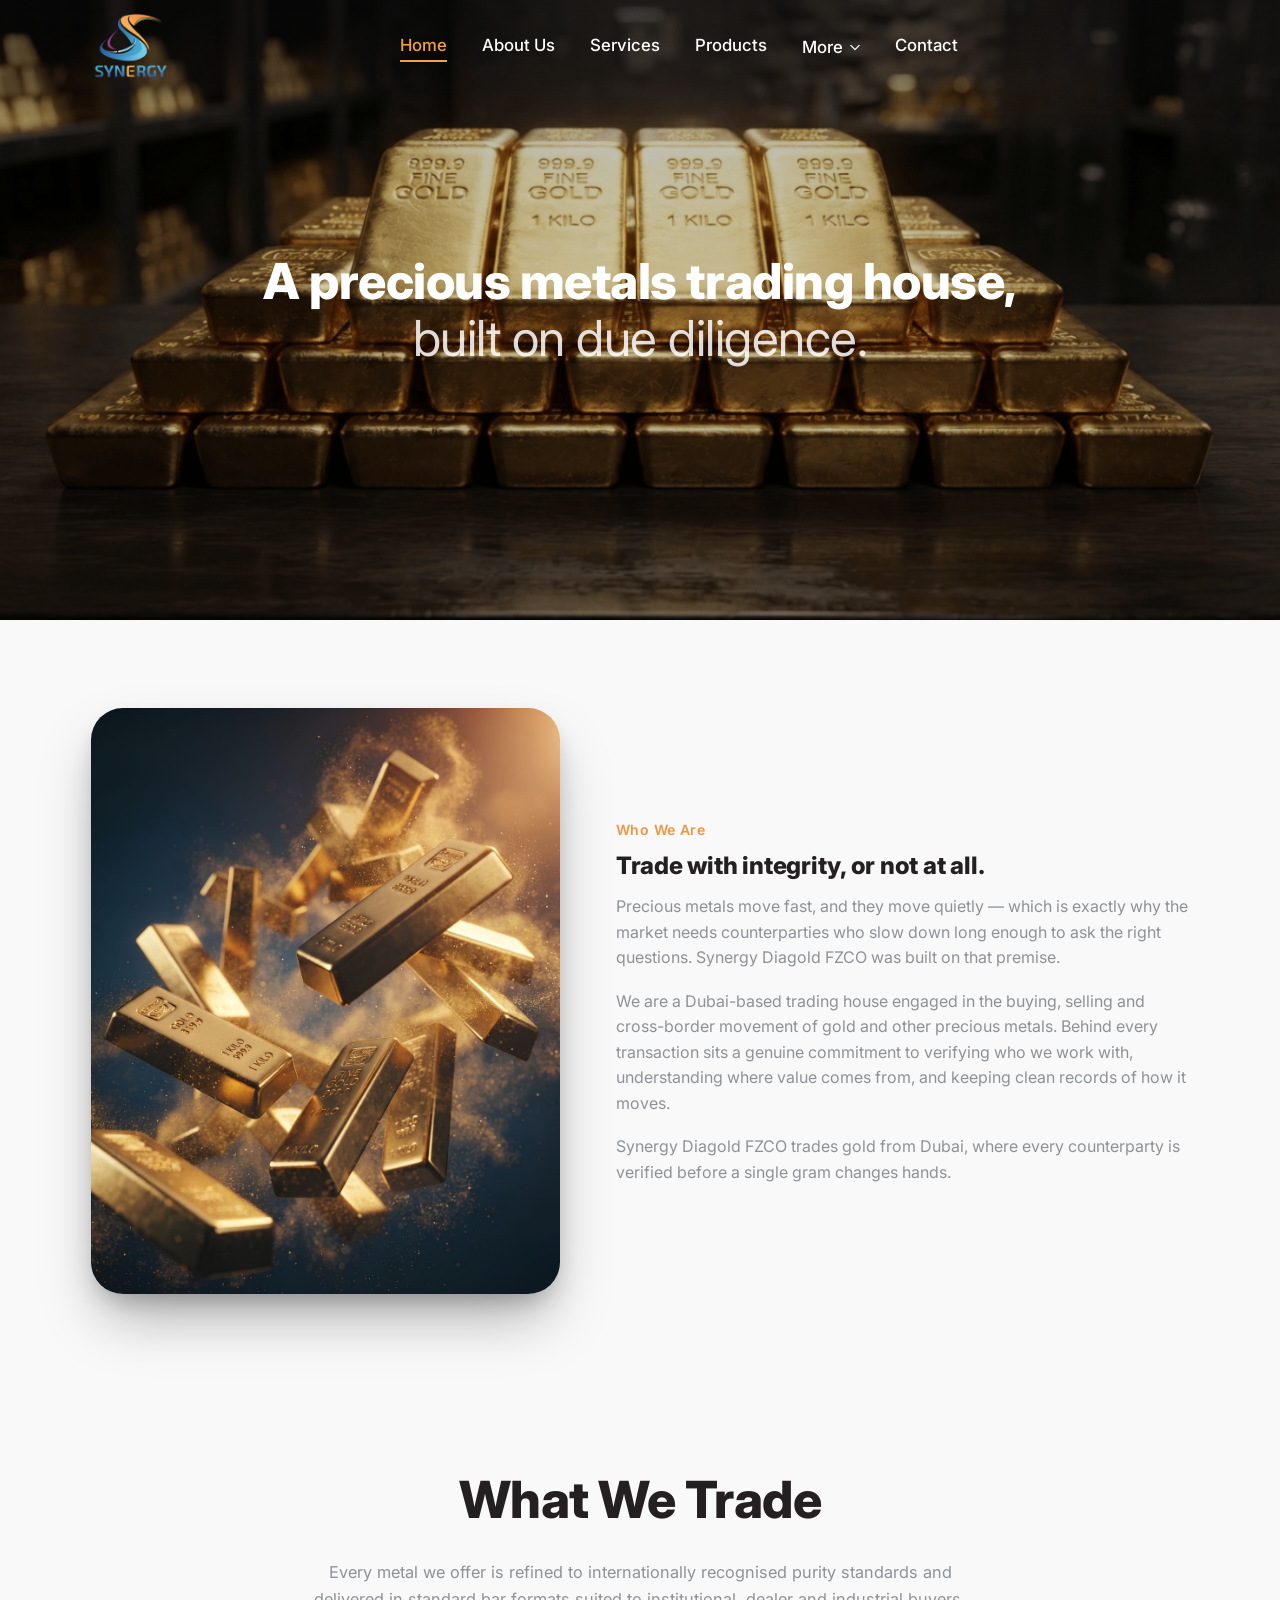
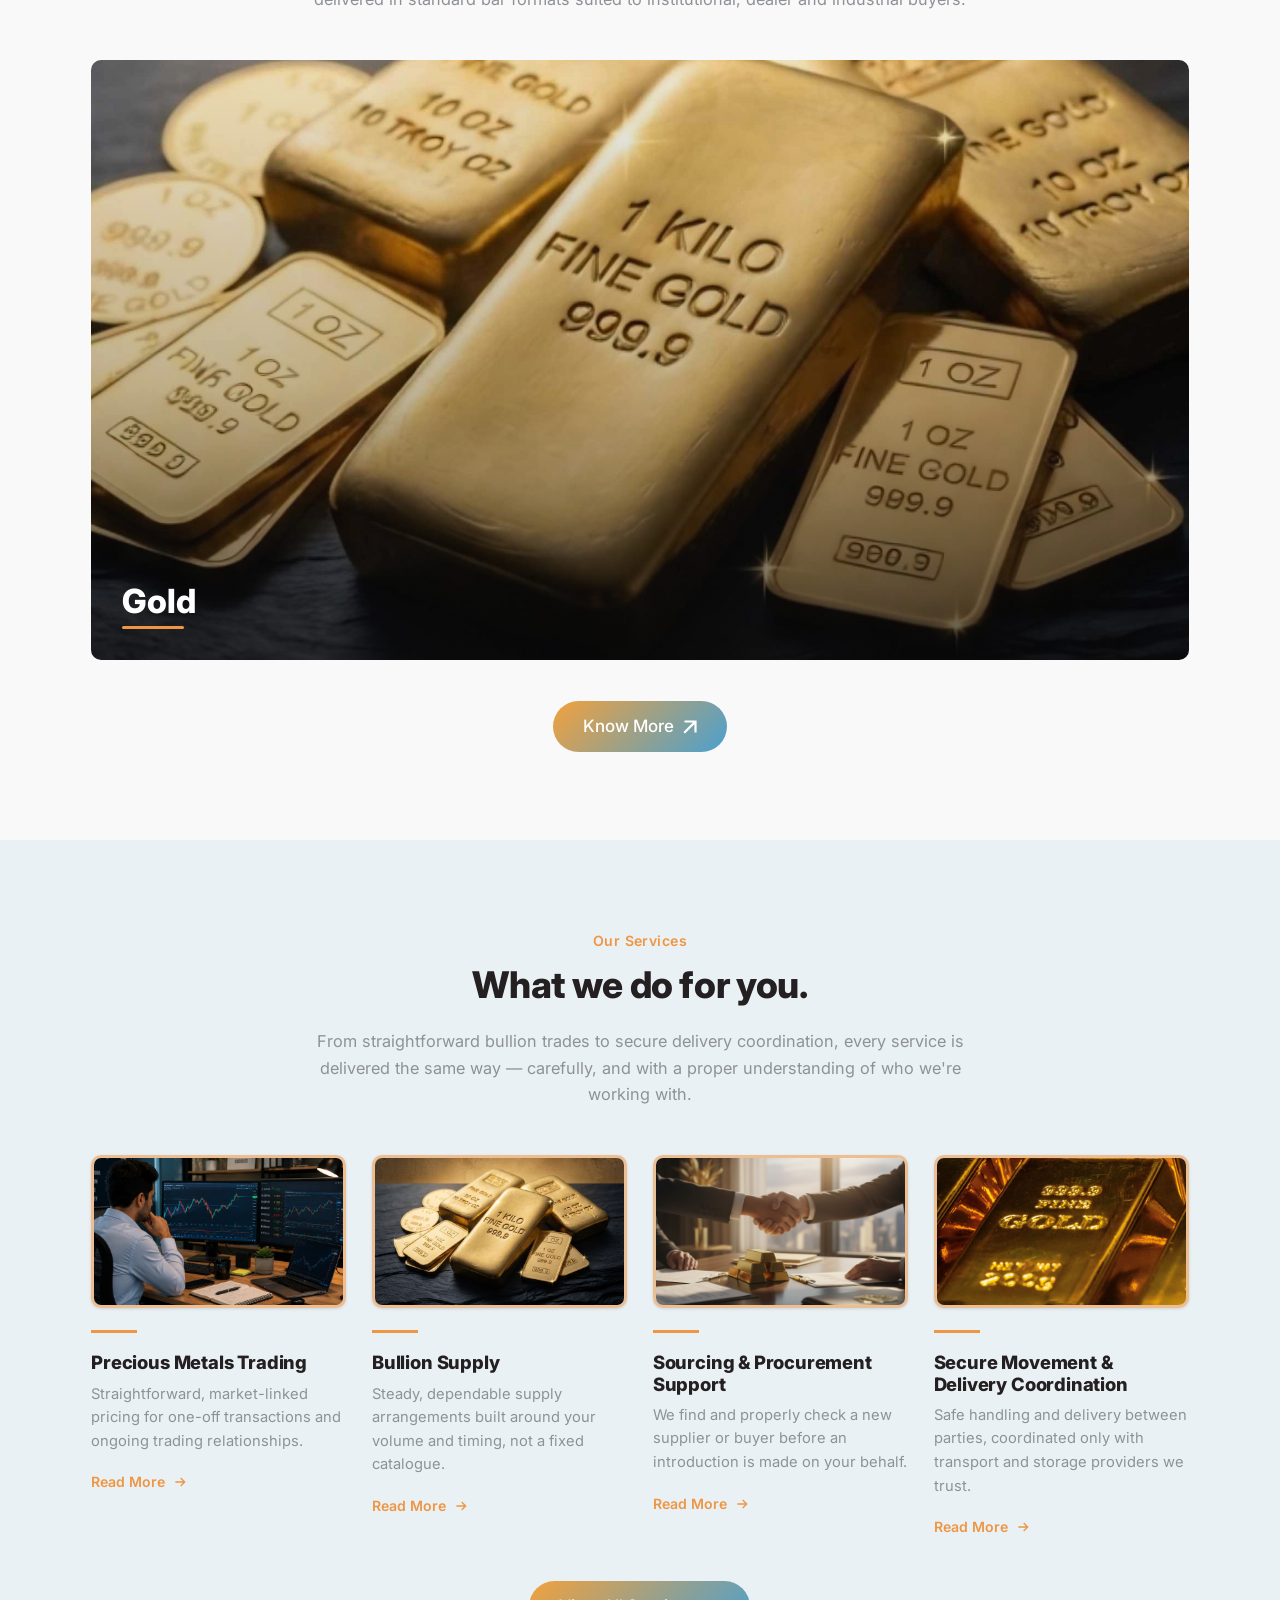
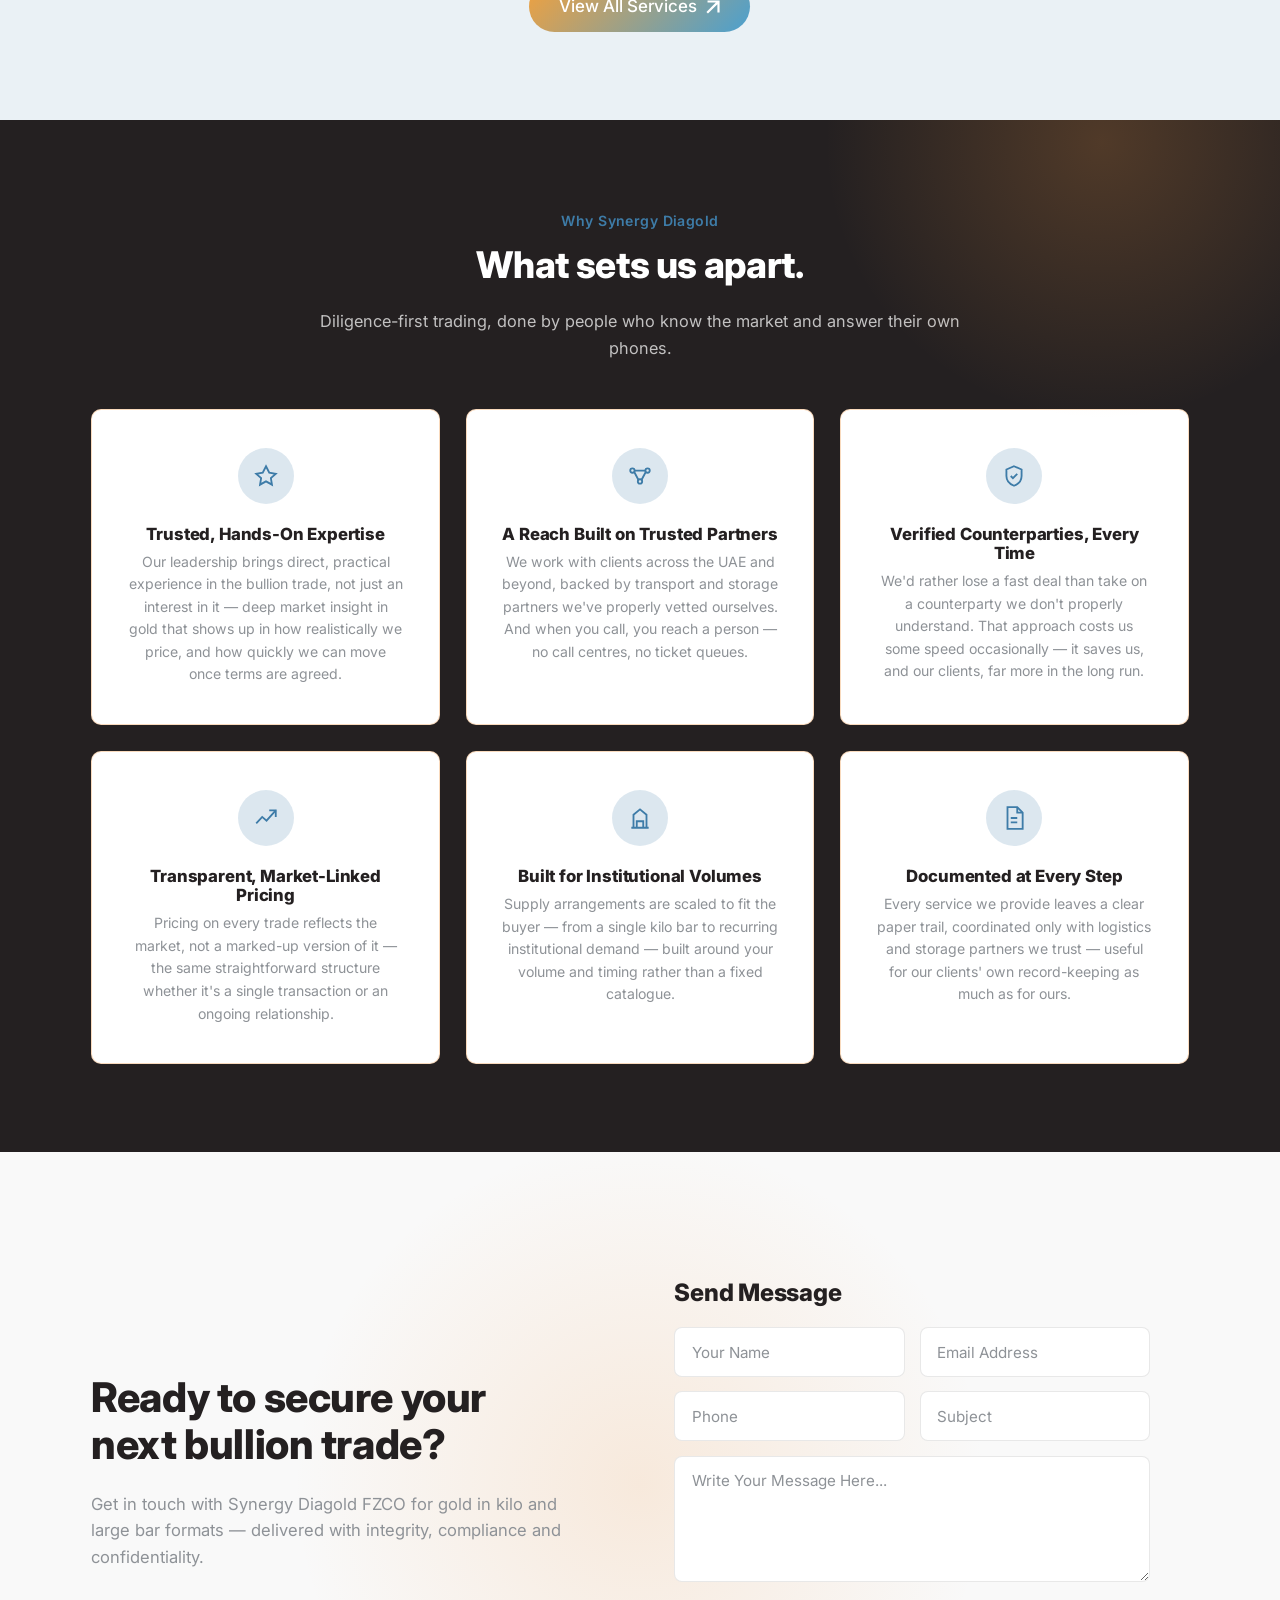
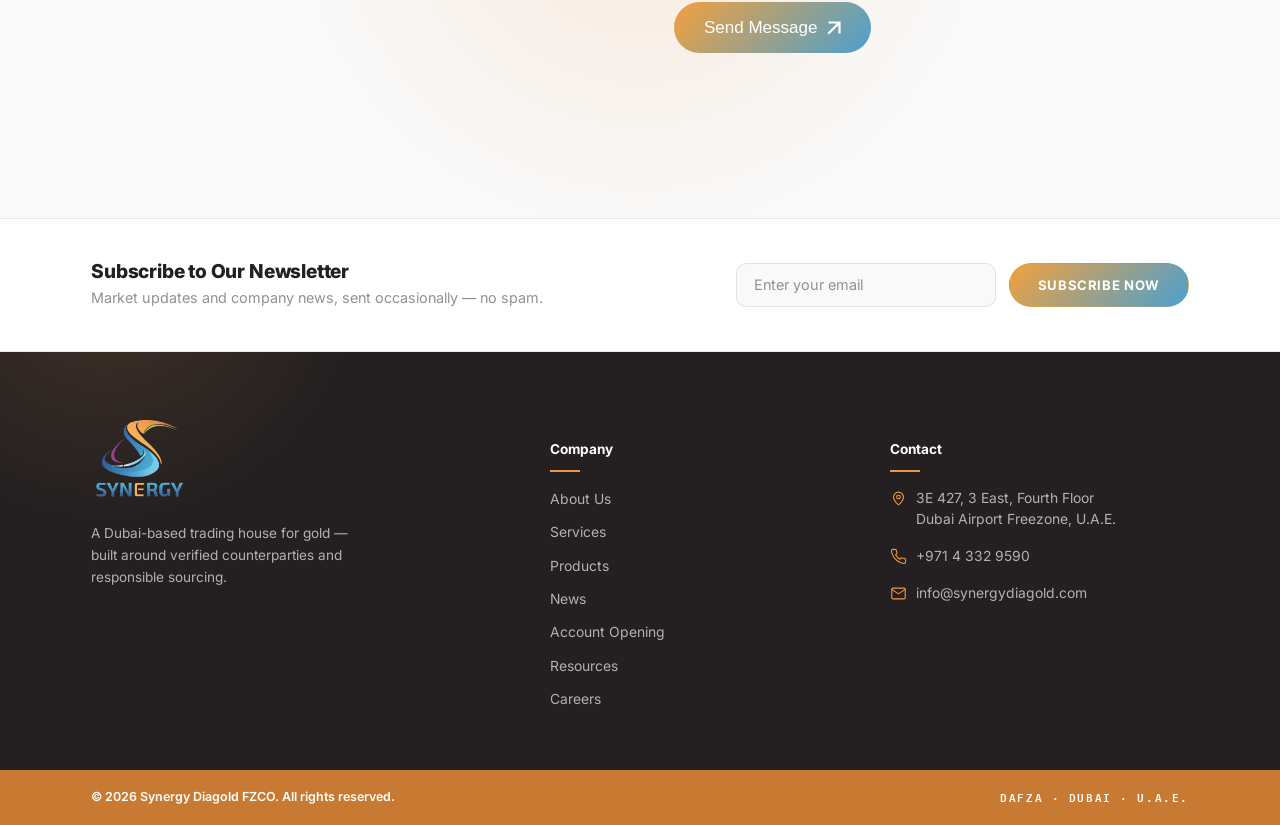
<file: index.html>
<!doctype html>
<html lang="en">
<head>
<meta charset="UTF-8">
<meta name="viewport" content="width=device-width, initial-scale=1.0">
<title>Synergy Diagold FZCO — Precious Metals Trading House, Dubai</title>
<meta name="description" content="Synergy Diagold FZCO trades gold from Dubai, where every counterparty is verified before a single gram changes hands.">
<link rel="icon" type="image/png" sizes="32x32" href="assets/favicon-32.png">
<link rel="icon" type="image/png" sizes="16x16" href="assets/favicon-16.png">
<link rel="apple-touch-icon" sizes="180x180" href="assets/apple-touch-icon.png">
<link rel="preconnect" href="https://fonts.googleapis.com">
<link rel="preconnect" href="https://fonts.gstatic.com" crossorigin>
<link href="https://fonts.googleapis.com/css2?family=IBM+Plex+Mono:wght@400;500&family=Inter:wght@400;500;600;700;800&display=swap" rel="stylesheet">
<link rel="stylesheet" href="css/style.css">
</head>
<body>

<header class="site-header">
  <nav class="nav">
    <a href="index.html" class="nav-brand">
      <img src="assets/synergy-diagold-logo.png" alt="Synergy Diagold FZCO">
    </a>
    <ul class="nav-links">
      <li><a href="index.html">Home</a></li>
      <li><a href="about.html">About Us</a></li>
      <li><a href="services.html">Services</a></li>
      <li><a href="products.html">Products</a></li>
      <li class="nav-has-dropdown">
        <button type="button" class="nav-dropdown-toggle" aria-haspopup="true">
          More
          <svg class="nav-caret" viewBox="0 0 12 8" aria-hidden="true"><path d="M1 1.5 6 6.5 11 1.5" fill="none" stroke="currentColor" stroke-width="1.5" stroke-linecap="round" stroke-linejoin="round"/></svg>
        </button>
        <ul class="nav-dropdown-menu">
          <li><a href="news.html">News</a></li>
          <li><a href="account-opening.html">Account Opening</a></li>
          <li><a href="resources.html">Resources</a></li>
          <li><a href="careers.html">Careers</a></li>
        </ul>
      </li>
      <li><a href="contact.html">Contact</a></li>
    </ul>
    <div class="nav-cta">
      <button class="nav-toggle" aria-label="Toggle menu"><span></span><span></span><span></span></button>
    </div>
  </nav>
</header>

<div class="nav-overlay" id="navOverlay">
  <button class="nav-overlay-close" aria-label="Close menu">&times;</button>
  <ul class="nav-overlay-links">
    <li><a href="index.html">Home</a></li>
    <li><a href="about.html">About Us</a></li>
    <li><a href="services.html">Services</a></li>
    <li><a href="products.html">Products</a></li>
    <li class="nav-overlay-sub-label">More</li>
    <li><a href="news.html" class="is-sub">News</a></li>
    <li><a href="account-opening.html" class="is-sub">Account Opening</a></li>
    <li><a href="resources.html" class="is-sub">Resources</a></li>
    <li><a href="careers.html" class="is-sub">Careers</a></li>
    <li><a href="contact.html">Contact</a></li>
  </ul>
  <div class="nav-overlay-contact">
    <a href="mailto:info@synergydiagold.com">info@synergydiagold.com</a>
    <a href="tel:+97143329590">+971 4 332 9590</a>
  </div>
</div>

<section class="hero-slider" id="heroSlider">
  <div class="hero-slide-bg" id="heroSlideBg" style="background-image:url('images/banner.png');"></div>
  <div class="hero-tiles" id="heroTiles"></div>
  <div class="container hero-inner">
    <h1 class="hero-tagline">A precious metals trading house,<br><span class="tone-soft">built on due diligence.</span></h1>
  </div>
</section>

<section class="section on-light">
  <div class="container">
    <div class="about-block">
      <div class="about-photo">
        <img src="images/home.jpg" alt="Gold and precious metal bars handled by Synergy Diagold FZCO">
      </div>
      <div>
        <div class="eyebrow">Who We Are</div>
        <h2>Trade with integrity, or not at all.</h2>
        <p class="slate-text">Precious metals move fast, and they move quietly — which is exactly why the market needs counterparties who slow down long enough to ask the right questions. Synergy Diagold FZCO was built on that premise.</p>
        <p class="slate-text">We are a Dubai-based trading house engaged in the buying, selling and cross-border movement of gold and other precious metals. Behind every transaction sits a genuine commitment to verifying who we work with, understanding where value comes from, and keeping clean records of how it moves.</p>
        <p class="slate-text">Synergy Diagold FZCO trades gold from Dubai, where every counterparty is verified before a single gram changes hands.</p>
      </div>
    </div>
  </div>
</section>

<section class="section on-light">
  <div class="container">
    <div class="section-head mx-auto text-center metals-head">
      <h2 class="split-words">What We Trade</h2>
      <p class="lede slate-text">Every metal we offer is refined to internationally recognised purity standards and delivered in standard bar formats suited to institutional, dealer and industrial buyers.</p>
    </div>
    <div class="metals-showcase metals-reveal" id="metalsPanel">
      <button type="button" class="metal-panel is-active" data-metal="gold">
        <img src="images/gold%20bar.jpg" alt="Gold bullion bars">
        <span class="metal-panel-shade" aria-hidden="true"></span>
        <span class="metal-panel-label">
          <span class="metal-panel-name">Gold</span>
          <span class="metal-panel-rule" aria-hidden="true"></span>
        </span>
      </button>
    </div>
    <div class="text-center" style="margin-top:2.6rem;">
      <a href="products.html" class="cta-arrow">
        <span>Know More</span>
        <em>
          <svg viewBox="0 0 16 17" aria-hidden="true"><path d="M13.338 5.044 1.882 16.5 0 14.618 11.455 3.162H1.359V0.5H16v14.641h-2.662V5.044Z" fill="currentColor"/></svg>
          <svg viewBox="0 0 16 17" aria-hidden="true"><path d="M13.338 5.044 1.882 16.5 0 14.618 11.455 3.162H1.359V0.5H16v14.641h-2.662V5.044Z" fill="currentColor"/></svg>
        </em>
      </a>
    </div>
  </div>
</section>

<section class="section on-alt">
  <div class="container">
    <div class="section-head mx-auto text-center">
      <div class="eyebrow">Our Services</div>
      <h2 class="split-words">What we do for you.</h2>
      <p class="lede slate-text">From straightforward bullion trades to secure delivery coordination, every service is delivered the same way — carefully, and with a proper understanding of who we're working with.</p>
    </div>
    <div class="teaser-grid">
      <a href="services.html#trading" class="svc-grid-card reveal-fade d1">
        <div class="svc-photo"><img src="images/trading-img.jpg" alt="Precious metals trading"></div>
        <div class="svc-rule"></div>
        <h3>Precious Metals Trading</h3>
        <p>Straightforward, market-linked pricing for one-off transactions and ongoing trading relationships.</p>
        <span class="svc-read-more">Read More <svg viewBox="0 0 24 24"><path d="M5 12h14M13 6l6 6-6 6"/></svg></span>
      </a>
      <a href="services.html#bullion-supply" class="svc-grid-card reveal-fade d2">
        <div class="svc-photo"><img src="images/gold-bar.png" alt="Bullion supply"></div>
        <div class="svc-rule"></div>
        <h3>Bullion Supply</h3>
        <p>Steady, dependable supply arrangements built around your volume and timing, not a fixed catalogue.</p>
        <span class="svc-read-more">Read More <svg viewBox="0 0 24 24"><path d="M5 12h14M13 6l6 6-6 6"/></svg></span>
      </a>
      <a href="services.html#sourcing-procurement" class="svc-grid-card reveal-fade d3">
        <div class="svc-photo"><img src="images/sourcing-img.jpg" alt="Sourcing and procurement support"></div>
        <div class="svc-rule"></div>
        <h3>Sourcing &amp; Procurement Support</h3>
        <p>We find and properly check a new supplier or buyer before an introduction is made on your behalf.</p>
        <span class="svc-read-more">Read More <svg viewBox="0 0 24 24"><path d="M5 12h14M13 6l6 6-6 6"/></svg></span>
      </a>
      <a href="services.html#secure-movement" class="svc-grid-card reveal-fade d4">
        <div class="svc-photo"><img src="images/gb.jpg" alt="Secure movement and delivery coordination"></div>
        <div class="svc-rule"></div>
        <h3>Secure Movement &amp; Delivery Coordination</h3>
        <p>Safe handling and delivery between parties, coordinated only with transport and storage providers we trust.</p>
        <span class="svc-read-more">Read More <svg viewBox="0 0 24 24"><path d="M5 12h14M13 6l6 6-6 6"/></svg></span>
      </a>
    </div>
    <div class="text-center" style="margin-top:2.6rem;">
      <a href="services.html" class="cta-arrow">
        <span>View All Services</span>
        <em>
          <svg viewBox="0 0 16 17" aria-hidden="true"><path d="M13.338 5.044 1.882 16.5 0 14.618 11.455 3.162H1.359V0.5H16v14.641h-2.662V5.044Z" fill="currentColor"/></svg>
          <svg viewBox="0 0 16 17" aria-hidden="true"><path d="M13.338 5.044 1.882 16.5 0 14.618 11.455 3.162H1.359V0.5H16v14.641h-2.662V5.044Z" fill="currentColor"/></svg>
        </em>
      </a>
    </div>
  </div>
</section>

<section class="section on-dark">
  <div class="container">
    <div class="section-head mx-auto text-center">
      <div class="eyebrow eyebrow-accent-orange">Why Synergy Diagold</div>
      <h2 class="split-words">What sets us apart.</h2>
      <p class="lede slate-text">Diligence-first trading, done by people who know the market and answer their own phones.</p>
    </div>
    <div class="teaser-grid cols-3">
      <div class="value-card reveal-fade d1">
        <div class="icon-badge">
          <svg viewBox="0 0 24 24"><path d="M12 3l3 6 6 1-4.5 4 1 6L12 17l-5.5 3 1-6L3 10l6-1z"/></svg>
        </div>
        <h3>Trusted, Hands-On Expertise</h3>
        <p>Our leadership brings direct, practical experience in the bullion trade, not just an interest in it &mdash; deep market insight in gold that shows up in how realistically we price, and how quickly we can move once terms are agreed.</p>
      </div>
      <div class="value-card reveal-fade d2">
        <div class="icon-badge">
          <svg viewBox="0 0 24 24"><circle cx="5" cy="7" r="2"/><circle cx="19" cy="7" r="2"/><circle cx="12" cy="17" r="2"/><path d="M6.7 8.3 10.5 15.5M17.3 8.3 13.5 15.5M7 7h10"/></svg>
        </div>
        <h3>A Reach Built on Trusted Partners</h3>
        <p>We work with clients across the UAE and beyond, backed by transport and storage partners we've properly vetted ourselves. And when you call, you reach a person &mdash; no call centres, no ticket queues.</p>
      </div>
      <div class="value-card reveal-fade d3">
        <div class="icon-badge">
          <svg viewBox="0 0 24 24"><path d="M12 3l7 3v6c0 4.5-3 7.5-7 9-4-1.5-7-4.5-7-9V6l7-3z"/><path d="M9 12l2 2 4-4"/></svg>
        </div>
        <h3>Verified Counterparties, Every Time</h3>
        <p>We'd rather lose a fast deal than take on a counterparty we don't properly understand. That approach costs us some speed occasionally &mdash; it saves us, and our clients, far more in the long run.</p>
      </div>
      <div class="value-card reveal-fade d4">
        <div class="icon-badge">
          <svg viewBox="0 0 24 24"><path d="M3 17l5.5-6 4 3.5L21 5"/><path d="M15 5h6v6"/></svg>
        </div>
        <h3>Transparent, Market-Linked Pricing</h3>
        <p>Pricing on every trade reflects the market, not a marked-up version of it &mdash; the same straightforward structure whether it's a single transaction or an ongoing relationship.</p>
      </div>
      <div class="value-card reveal-fade d1">
        <div class="icon-badge">
          <svg viewBox="0 0 24 24"><path d="M4 21h16M6 21V9l6-5 6 5v12M9 21v-6h6v6"/></svg>
        </div>
        <h3>Built for Institutional Volumes</h3>
        <p>Supply arrangements are scaled to fit the buyer &mdash; from a single kilo bar to recurring institutional demand &mdash; built around your volume and timing rather than a fixed catalogue.</p>
      </div>
      <div class="value-card reveal-fade d2">
        <div class="icon-badge">
          <svg viewBox="0 0 24 24"><path d="M6 2h9l5 5v15H6z"/><path d="M15 2v5h5"/><path d="M9 12h6M9 16h6"/></svg>
        </div>
        <h3>Documented at Every Step</h3>
        <p>Every service we provide leaves a clear paper trail, coordinated only with logistics and storage partners we trust &mdash; useful for our clients' own record-keeping as much as for ours.</p>
      </div>
    </div>
  </div>
</section>

<section class="section on-light closing-cta">
  <div class="container">
    <div class="closing-cta-grid">
      <div class="closing-cta-copy">
        <h2 class="split-words">Ready to secure your next bullion trade?</h2>
        <p class="slate-text">Get in touch with Synergy Diagold FZCO for gold in kilo and large bar formats &mdash; delivered with integrity, compliance and confidentiality.</p>
      </div>
      <div class="closing-cta-form-panel">
        <h3>Send Message</h3>
        <form class="closing-cta-form js-enquiry-form" id="quickEnquiryForm" novalidate>
          <div class="closing-cta-row">
            <input type="text" name="name" placeholder="Your Name" autocomplete="name" required>
            <input type="email" name="email" placeholder="Email Address" autocomplete="email" required>
          </div>
          <div class="closing-cta-row">
            <input type="tel" name="phone" placeholder="Phone" autocomplete="tel" required>
            <input type="text" name="subject" placeholder="Subject">
          </div>
          <textarea name="message" rows="5" placeholder="Write Your Message Here..." required></textarea>
          <button type="submit" class="cta-arrow">
            <span>Send Message</span>
            <em>
              <svg viewBox="0 0 16 17" aria-hidden="true"><path d="M13.338 5.044 1.882 16.5 0 14.618 11.455 3.162H1.359V0.5H16v14.641h-2.662V5.044Z" fill="currentColor"/></svg>
              <svg viewBox="0 0 16 17" aria-hidden="true"><path d="M13.338 5.044 1.882 16.5 0 14.618 11.455 3.162H1.359V0.5H16v14.641h-2.662V5.044Z" fill="currentColor"/></svg>
            </em>
          </button>
          <p class="closing-cta-note form-status" role="status" aria-live="polite"></p>
        </form>
      </div>
    </div>
  </div>
</section>

<footer class="site-footer">
  <div class="newsletter-strip">
    <div class="container newsletter-inner">
      <div>
        <h3>Subscribe to Our Newsletter</h3>
        <p>Market updates and company news, sent occasionally &mdash; no spam.</p>
      </div>
      <form class="newsletter-form js-newsletter-form" novalidate>
        <input type="email" name="email" placeholder="Enter your email" aria-label="Email address" required>
        <button type="submit" class="btn btn-primary">Subscribe Now</button>
      </form>
    </div>
  </div>
  <div class="container">
    <div class="footer-grid">
      <div class="footer-brand">
        <img src="assets/synergy-diagold-logo.png" alt="Synergy Diagold FZCO">
        <p>A Dubai-based trading house for gold — built around verified counterparties and responsible sourcing.</p>
      </div>
      <div class="footer-col">
        <h5>Company</h5>
        <ul>
          <li><a href="about.html">About Us</a></li>
          <li><a href="services.html">Services</a></li>
          <li><a href="products.html">Products</a></li>
          <li><a href="news.html">News</a></li>
          <li><a href="account-opening.html">Account Opening</a></li>
          <li><a href="resources.html">Resources</a></li>
          <li><a href="careers.html">Careers</a></li>
        </ul>
      </div>
      <div class="footer-col">
        <h5>Contact</h5>
        <ul class="footer-contact">
          <li>
            <svg viewBox="0 0 24 24" aria-hidden="true"><path d="M12 21s7-5.686 7-11a7 7 0 1 0-14 0c0 5.314 7 11 7 11z"/><circle cx="12" cy="10" r="2.6"/></svg>
            <span>3E 427, 3 East, Fourth Floor<br>Dubai Airport Freezone, U.A.E.</span>
          </li>
          <li>
            <svg viewBox="0 0 24 24" aria-hidden="true"><path d="M22 16.9v3a2 2 0 0 1-2.2 2 19.8 19.8 0 0 1-8.6-3.1 19.5 19.5 0 0 1-6-6A19.8 19.8 0 0 1 2.1 4.2 2 2 0 0 1 4.1 2h3a2 2 0 0 1 2 1.7c.1.9.3 1.8.6 2.7a2 2 0 0 1-.4 2.1L8 9.8a16 16 0 0 0 6 6l1.3-1.3a2 2 0 0 1 2.1-.4c.9.3 1.8.5 2.7.6a2 2 0 0 1 1.7 2z"/></svg>
            <a href="tel:+97143329590">+971 4 332 9590</a>
          </li>
          <li>
            <svg viewBox="0 0 24 24" aria-hidden="true"><rect x="2.5" y="4.5" width="19" height="15" rx="2"/><path d="m3 6.5 9 6 9-6"/></svg>
            <a href="mailto:info@synergydiagold.com">info@synergydiagold.com</a>
          </li>
        </ul>
      </div>
    </div>
  </div>
  <div class="footer-bottom">
    <div class="container footer-bottom-inner">
      <span class="footer-copyright">&copy; 2026 Synergy Diagold FZCO. All rights reserved.</span>
      <span class="small-caps">DAFZA &middot; Dubai &middot; U.A.E.</span>
    </div>
  </div>
</footer>

<button class="back-to-top" aria-label="Back to top">&uarr;</button>

<script src="js/main.js"></script>
</body>
</html>
</file>
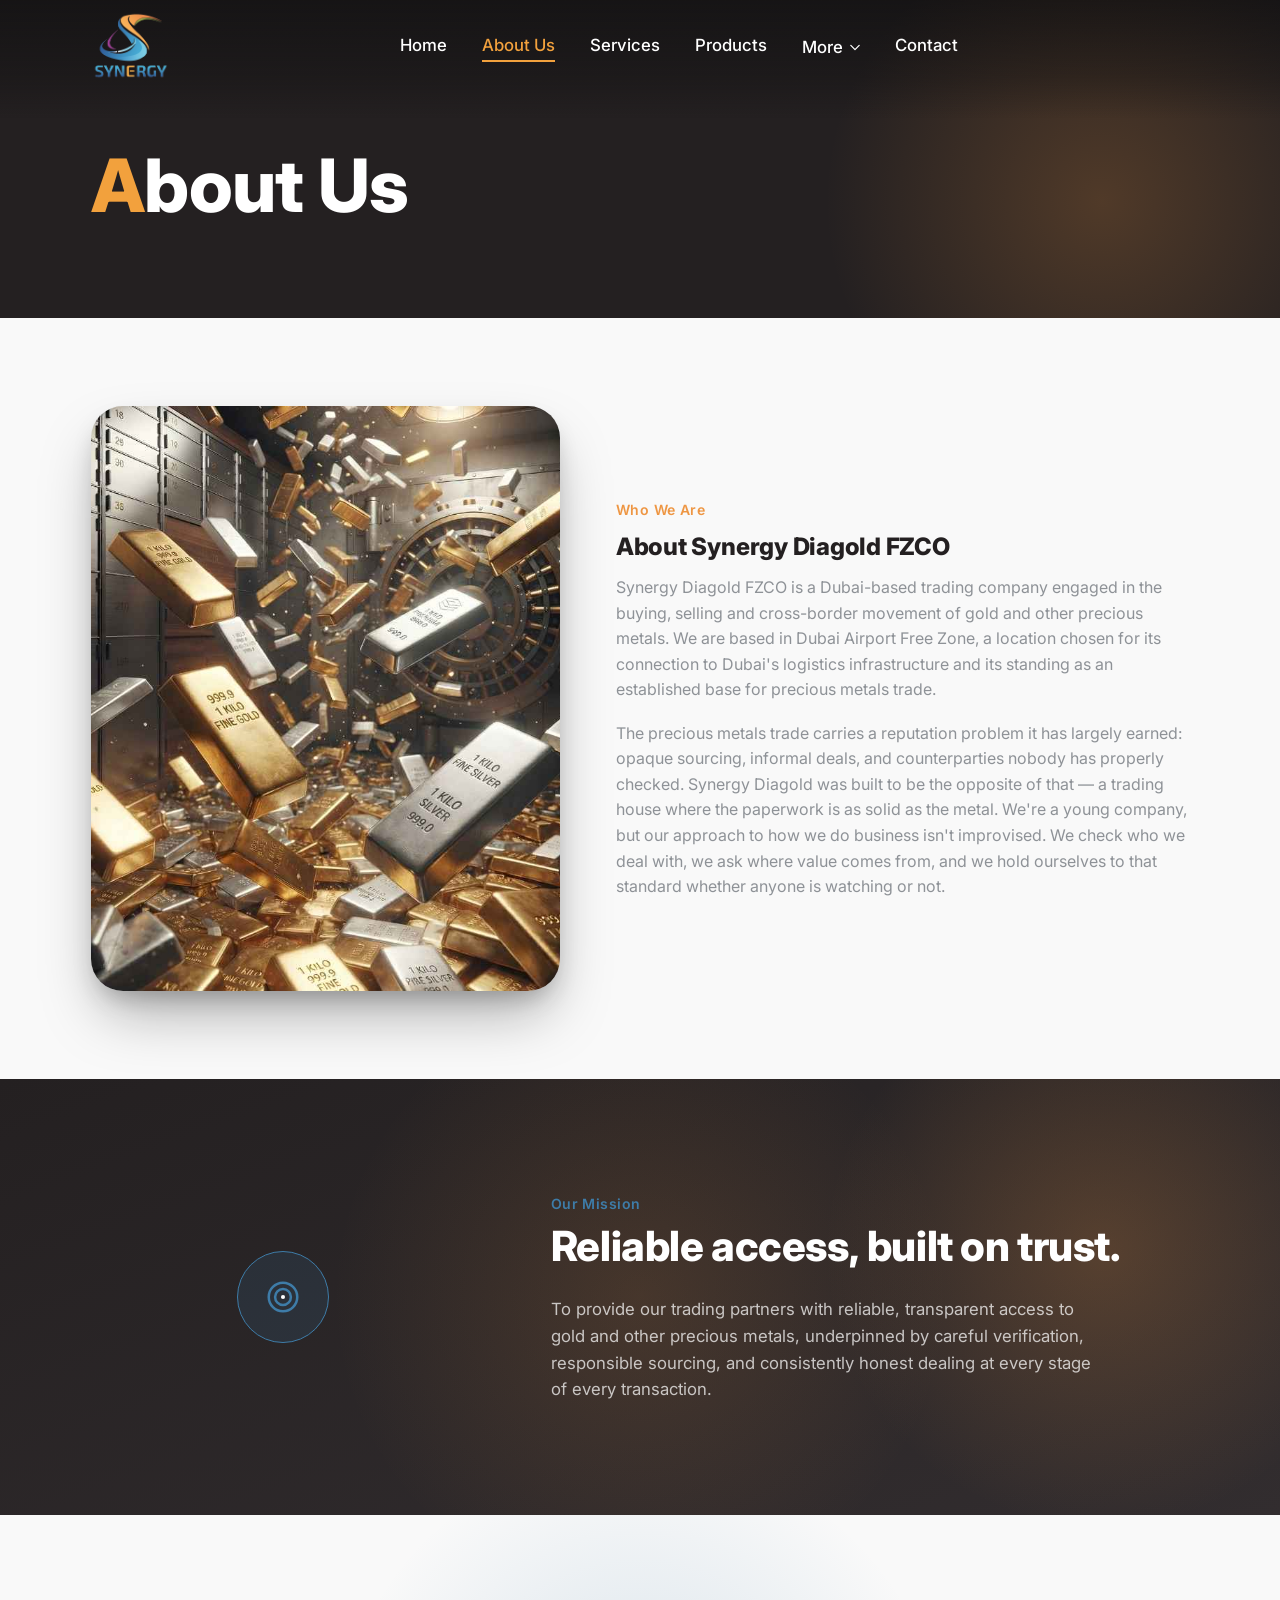
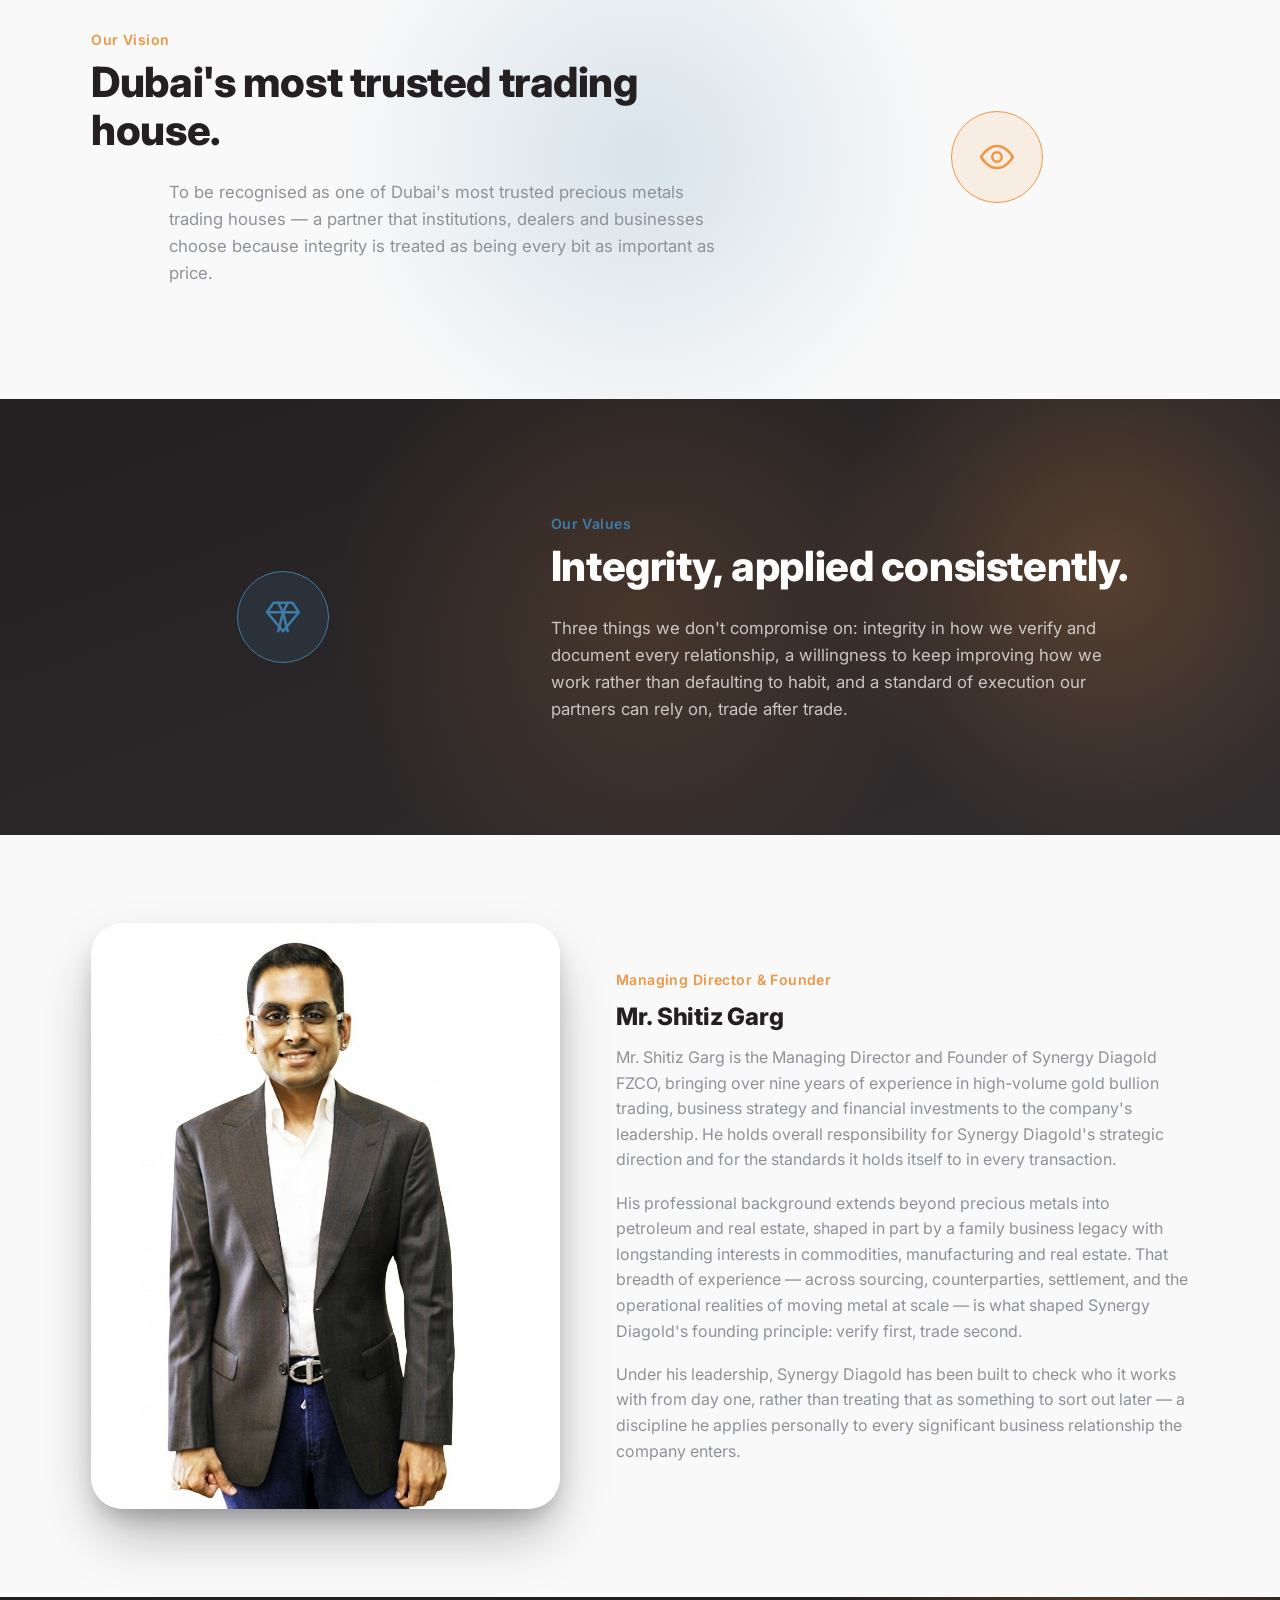
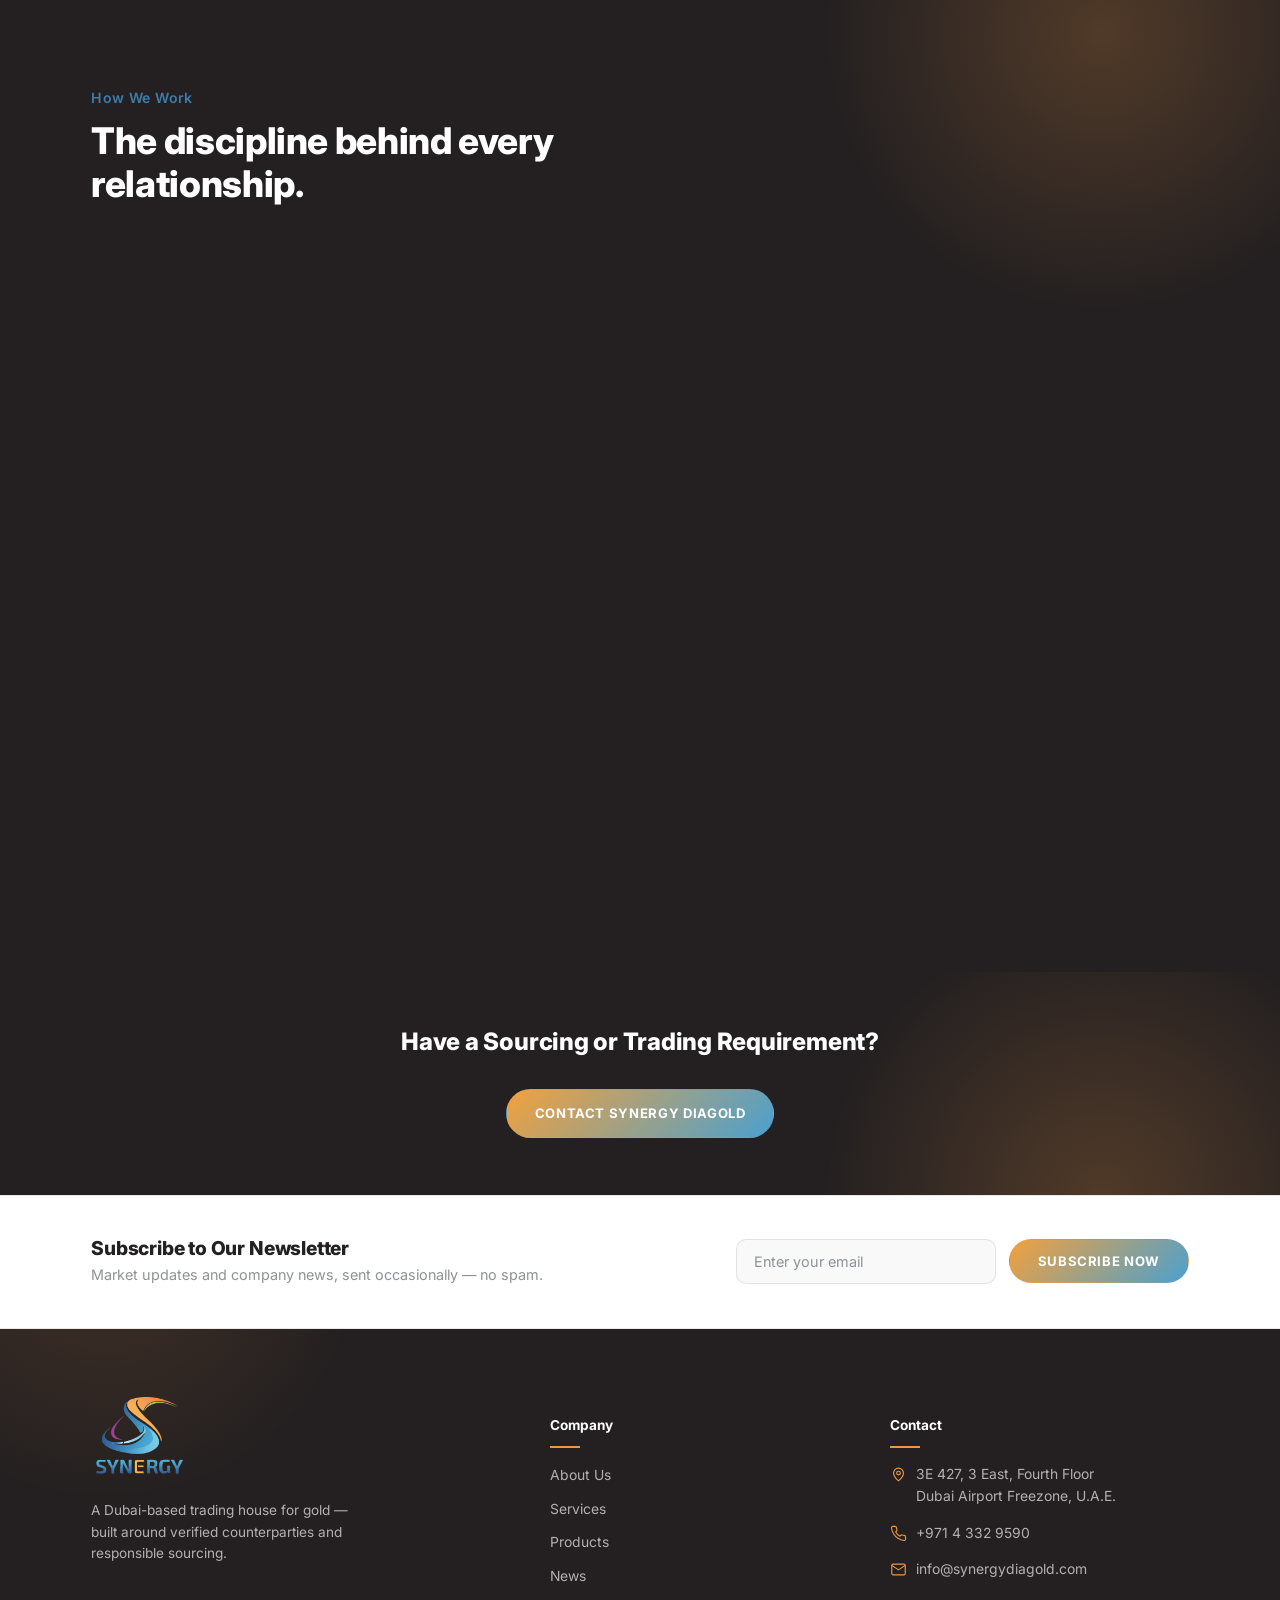
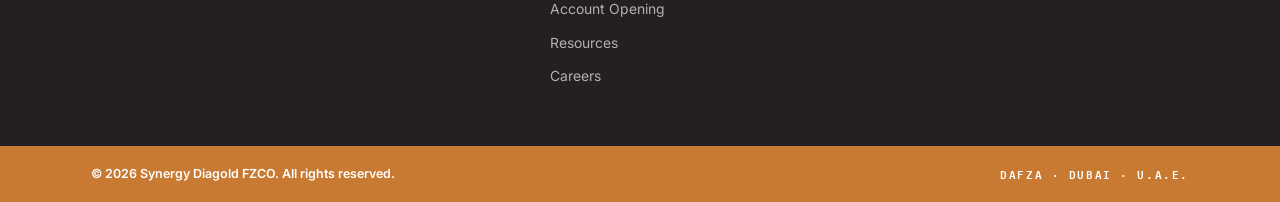
<file: about.html>
<!doctype html>
<html lang="en">
<head>
<meta charset="UTF-8">
<meta name="viewport" content="width=device-width, initial-scale=1.0">
<title>About Us — Synergy Diagold FZCO</title>
<meta name="description" content="Synergy Diagold FZCO is a Dubai-based trading company engaged in the buying, selling and cross-border movement of gold and other precious metals, led by Managing Director Mr. Shitiz Garg.">
<link rel="icon" type="image/png" sizes="32x32" href="assets/favicon-32.png">
<link rel="icon" type="image/png" sizes="16x16" href="assets/favicon-16.png">
<link rel="apple-touch-icon" sizes="180x180" href="assets/apple-touch-icon.png">
<link rel="preconnect" href="https://fonts.googleapis.com">
<link rel="preconnect" href="https://fonts.gstatic.com" crossorigin>
<link href="https://fonts.googleapis.com/css2?family=IBM+Plex+Mono:wght@400;500&family=Inter:wght@400;500;600;700;800&display=swap" rel="stylesheet">
<link rel="stylesheet" href="css/style.css">
</head>
<body>

<header class="site-header">
  <nav class="nav">
    <a href="index.html" class="nav-brand">
      <img src="assets/synergy-diagold-logo.png" alt="Synergy Diagold FZCO">
    </a>
    <ul class="nav-links">
      <li><a href="index.html">Home</a></li>
      <li><a href="about.html">About Us</a></li>
      <li><a href="services.html">Services</a></li>
      <li><a href="products.html">Products</a></li>
      <li class="nav-has-dropdown">
        <button type="button" class="nav-dropdown-toggle" aria-haspopup="true">
          More
          <svg class="nav-caret" viewBox="0 0 12 8" aria-hidden="true"><path d="M1 1.5 6 6.5 11 1.5" fill="none" stroke="currentColor" stroke-width="1.5" stroke-linecap="round" stroke-linejoin="round"/></svg>
        </button>
        <ul class="nav-dropdown-menu">
          <li><a href="news.html">News</a></li>
          <li><a href="account-opening.html">Account Opening</a></li>
          <li><a href="resources.html">Resources</a></li>
          <li><a href="careers.html">Careers</a></li>
        </ul>
      </li>
      <li><a href="contact.html">Contact</a></li>
    </ul>
    <div class="nav-cta">
      <button class="nav-toggle" aria-label="Toggle menu"><span></span><span></span><span></span></button>
    </div>
  </nav>
</header>

<div class="nav-overlay" id="navOverlay">
  <button class="nav-overlay-close" aria-label="Close menu">&times;</button>
  <ul class="nav-overlay-links">
    <li><a href="index.html">Home</a></li>
    <li><a href="about.html">About Us</a></li>
    <li><a href="services.html">Services</a></li>
    <li><a href="products.html">Products</a></li>
    <li class="nav-overlay-sub-label">More</li>
    <li><a href="news.html" class="is-sub">News</a></li>
    <li><a href="account-opening.html" class="is-sub">Account Opening</a></li>
    <li><a href="resources.html" class="is-sub">Resources</a></li>
    <li><a href="careers.html" class="is-sub">Careers</a></li>
    <li><a href="contact.html">Contact</a></li>
  </ul>
  <div class="nav-overlay-contact">
    <a href="mailto:info@synergydiagold.com">info@synergydiagold.com</a>
    <a href="tel:+97143329590">+971 4 332 9590</a>
  </div>
</div>

<section class="page-header on-dark">
  <div class="container">
    <h1><span class="first-letter">A</span>bout Us</h1>
  </div>
</section>

<section class="section on-light">
  <div class="container">
    <div class="about-block">
      <div class="about-photo">
        <img src="images/AB-banner2.jpg" alt="Synergy Diagold FZCO trading operations">
      </div>
      <div>
        <div class="eyebrow">Who We Are</div>
        <h2>About Synergy Diagold FZCO</h2>
        <p class="slate-text">Synergy Diagold FZCO is a Dubai-based trading company engaged in the buying, selling and cross-border movement of gold and other precious metals. We are based in Dubai Airport Free Zone, a location chosen for its connection to Dubai's logistics infrastructure and its standing as an established base for precious metals trade.</p>
        <p class="slate-text">The precious metals trade carries a reputation problem it has largely earned: opaque sourcing, informal deals, and counterparties nobody has properly checked. Synergy Diagold was built to be the opposite of that — a trading house where the paperwork is as solid as the metal. We're a young company, but our approach to how we do business isn't improvised. We check who we deal with, we ask where value comes from, and we hold ourselves to that standard whether anyone is watching or not.</p>
      </div>
    </div>
  </div>
</section>

<section class="mv-section mv-mission on-dark bg-charcoal-gradient">
  <div class="container">
    <div class="mv-grid">
      <div class="mv-visual reveal-fade">
        <span class="mv-icon">
          <svg viewBox="0 0 24 24"><circle cx="12" cy="12" r="9"/><circle cx="12" cy="12" r="5"/><circle cx="12" cy="12" r="1.3" fill="currentColor" stroke="none"/></svg>
        </span>
      </div>
      <div class="mv-copy">
        <div class="eyebrow">Our Mission</div>
        <h2 class="split-words">Reliable access, built on trust.</h2>
        <p class="slate-text reveal-fade d1">To provide our trading partners with reliable, transparent access to gold and other precious metals, underpinned by careful verification, responsible sourcing, and consistently honest dealing at every stage of every transaction.</p>
      </div>
    </div>
  </div>
</section>

<section class="mv-section mv-vision on-light">
  <div class="container">
    <div class="mv-grid mv-reverse">
      <div class="mv-copy">
        <div class="eyebrow">Our Vision</div>
        <h2 class="split-words">Dubai's most trusted trading house.</h2>
        <p class="slate-text reveal-fade d1">To be recognised as one of Dubai's most trusted precious metals trading houses — a partner that institutions, dealers and businesses choose because integrity is treated as being every bit as important as price.</p>
      </div>
      <div class="mv-visual reveal-fade">
        <span class="mv-icon">
          <svg viewBox="0 0 24 24"><path d="M2 12s4-7 10-7 10 7 10 7-4 7-10 7-10-7-10-7z"/><circle cx="12" cy="12" r="3"/></svg>
        </span>
      </div>
    </div>
  </div>
</section>

<section class="mv-section mv-values on-dark bg-charcoal-gradient">
  <div class="container">
    <div class="mv-grid">
      <div class="mv-visual reveal-fade">
        <span class="mv-icon">
          <svg viewBox="0 0 24 24"><path d="M6 3h12l4 6-10 12L2 9z"/><path d="M2 9h20M9 3l3 6-3 12M15 3l-3 6 3 12"/></svg>
        </span>
      </div>
      <div class="mv-copy">
        <div class="eyebrow">Our Values</div>
        <h2 class="split-words">Integrity, applied consistently.</h2>
        <p class="slate-text reveal-fade d1">Three things we don't compromise on: integrity in how we verify and document every relationship, a willingness to keep improving how we work rather than defaulting to habit, and a standard of execution our partners can rely on, trade after trade.</p>
      </div>
    </div>
  </div>
</section>

<section class="section on-light">
  <div class="container">
    <div class="about-block">
      <div class="about-photo">
        <img src="images/shitiz.png" alt="Mr. Shitiz Garg, Managing Director and Founder of Synergy Diagold FZCO">
      </div>
      <div>
        <div class="eyebrow">Managing Director &amp; Founder</div>
        <h2>Mr. Shitiz Garg</h2>
        <p class="slate-text">Mr. Shitiz Garg is the Managing Director and Founder of Synergy Diagold FZCO, bringing over nine years of experience in high-volume gold bullion trading, business strategy and financial investments to the company's leadership. He holds overall responsibility for Synergy Diagold's strategic direction and for the standards it holds itself to in every transaction.</p>
        <p class="slate-text">His professional background extends beyond precious metals into petroleum and real estate, shaped in part by a family business legacy with longstanding interests in commodities, manufacturing and real estate. That breadth of experience — across sourcing, counterparties, settlement, and the operational realities of moving metal at scale — is what shaped Synergy Diagold's founding principle: verify first, trade second.</p>
        <p class="slate-text">Under his leadership, Synergy Diagold has been built to check who it works with from day one, rather than treating that as something to sort out later — a discipline he applies personally to every significant business relationship the company enters.</p>
      </div>
    </div>
  </div>
</section>

<section class="section on-dark">
  <div class="container">
    <div class="section-head">
      <div class="eyebrow">How We Work</div>
      <h2>The discipline behind every relationship.</h2>
    </div>
    <div class="detail-grid">
      <div class="detail-block">
        <div class="icon-ring">
          <svg viewBox="0 0 24 24"><path d="M12 3l7 3v6c0 4.5-3 7.5-7 9-4-1.5-7-4.5-7-9V6l7-3z"/><path d="M9 12l2 2 4-4"/></svg>
        </div>
        <h3>Know Who We're Dealing With</h3>
        <p>Every new business relationship starts with a conversation and a proper look at who we'd be working with — what the business does, who owns it, and how it operates — before any transaction is discussed further.</p>
      </div>
      <div class="detail-block">
        <div class="icon-ring">
          <svg viewBox="0 0 24 24"><circle cx="12" cy="8" r="3.2"/><path d="M5 20c0-3.5 3-6 7-6s7 2.5 7 6"/></svg>
        </div>
        <h3>A Tailored Approach to Risk</h3>
        <p>Some counterparties need more attention than others, and we adjust accordingly rather than applying a single fixed process to everyone.</p>
      </div>
      <div class="detail-block">
        <div class="icon-ring">
          <svg viewBox="0 0 24 24"><circle cx="12" cy="12" r="8"/><circle cx="12" cy="12" r="2.2" fill="currentColor" stroke="none"/><path d="M12 2v3M12 19v3M2 12h3M19 12h3"/></svg>
        </div>
        <h3>Rigorous Sourcing Standards</h3>
        <p>We look at where the metal we handle actually comes from, and we're comfortable turning down business we can't be confident about.</p>
      </div>
      <div class="detail-block">
        <div class="icon-ring">
          <svg viewBox="0 0 24 24"><path d="M6 2h9l5 5v15H6z"/><path d="M15 2v5h5"/><path d="M9 12h6M9 16h6"/></svg>
        </div>
        <h3>Accurate, Transparent Record-Keeping</h3>
        <p>Clear, accurate records of who we deal with and what we agree to — not because a form requires it, but because it's how a trading relationship should be run.</p>
      </div>
    </div>
  </div>
</section>

<section class="section-sm on-dark">
  <div class="container text-center">
    <h2 style="max-width:600px; margin-left:auto; margin-right:auto;">Have a Sourcing or Trading Requirement?</h2>
    <a href="contact.html" class="btn btn-primary" style="margin-top:1.2rem;">Contact Synergy Diagold</a>
  </div>
</section>

<footer class="site-footer">
  <div class="newsletter-strip">
    <div class="container newsletter-inner">
      <div>
        <h3>Subscribe to Our Newsletter</h3>
        <p>Market updates and company news, sent occasionally &mdash; no spam.</p>
      </div>
      <form class="newsletter-form js-newsletter-form" novalidate>
        <input type="email" name="email" placeholder="Enter your email" aria-label="Email address" required>
        <button type="submit" class="btn btn-primary">Subscribe Now</button>
      </form>
    </div>
  </div>
  <div class="container">
    <div class="footer-grid">
      <div class="footer-brand">
        <img src="assets/synergy-diagold-logo.png" alt="Synergy Diagold FZCO">
        <p>A Dubai-based trading house for gold — built around verified counterparties and responsible sourcing.</p>
      </div>
      <div class="footer-col">
        <h5>Company</h5>
        <ul>
          <li><a href="about.html">About Us</a></li>
          <li><a href="services.html">Services</a></li>
          <li><a href="products.html">Products</a></li>
          <li><a href="news.html">News</a></li>
          <li><a href="account-opening.html">Account Opening</a></li>
          <li><a href="resources.html">Resources</a></li>
          <li><a href="careers.html">Careers</a></li>
        </ul>
      </div>
      <div class="footer-col">
        <h5>Contact</h5>
        <ul class="footer-contact">
          <li>
            <svg viewBox="0 0 24 24" aria-hidden="true"><path d="M12 21s7-5.686 7-11a7 7 0 1 0-14 0c0 5.314 7 11 7 11z"/><circle cx="12" cy="10" r="2.6"/></svg>
            <span>3E 427, 3 East, Fourth Floor<br>Dubai Airport Freezone, U.A.E.</span>
          </li>
          <li>
            <svg viewBox="0 0 24 24" aria-hidden="true"><path d="M22 16.9v3a2 2 0 0 1-2.2 2 19.8 19.8 0 0 1-8.6-3.1 19.5 19.5 0 0 1-6-6A19.8 19.8 0 0 1 2.1 4.2 2 2 0 0 1 4.1 2h3a2 2 0 0 1 2 1.7c.1.9.3 1.8.6 2.7a2 2 0 0 1-.4 2.1L8 9.8a16 16 0 0 0 6 6l1.3-1.3a2 2 0 0 1 2.1-.4c.9.3 1.8.5 2.7.6a2 2 0 0 1 1.7 2z"/></svg>
            <a href="tel:+97143329590">+971 4 332 9590</a>
          </li>
          <li>
            <svg viewBox="0 0 24 24" aria-hidden="true"><rect x="2.5" y="4.5" width="19" height="15" rx="2"/><path d="m3 6.5 9 6 9-6"/></svg>
            <a href="mailto:info@synergydiagold.com">info@synergydiagold.com</a>
          </li>
        </ul>
      </div>
    </div>
  </div>
  <div class="footer-bottom">
    <div class="container footer-bottom-inner">
      <span class="footer-copyright">&copy; 2026 Synergy Diagold FZCO. All rights reserved.</span>
      <span class="small-caps">DAFZA &middot; Dubai &middot; U.A.E.</span>
    </div>
  </div>
</footer>

<button class="back-to-top" aria-label="Back to top">&uarr;</button>

<script src="js/main.js"></script>
</body>
</html>
</file>
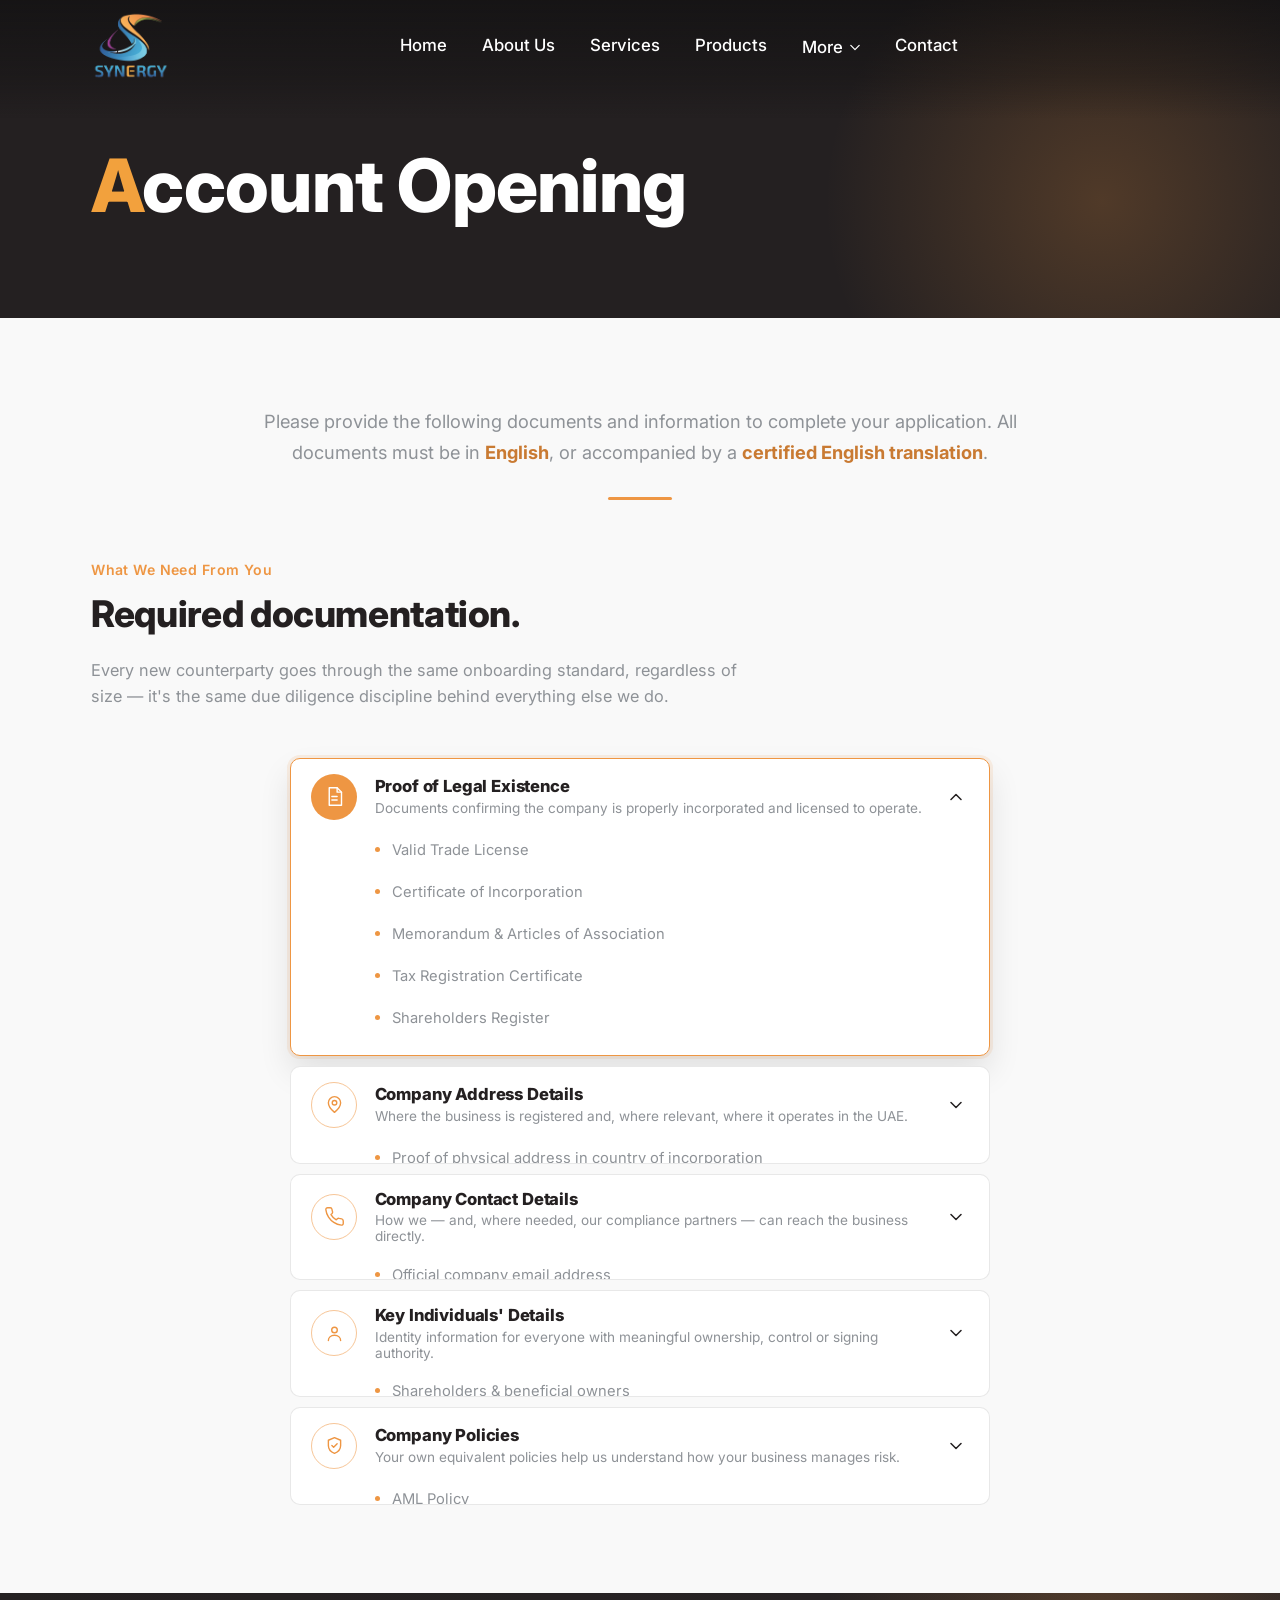
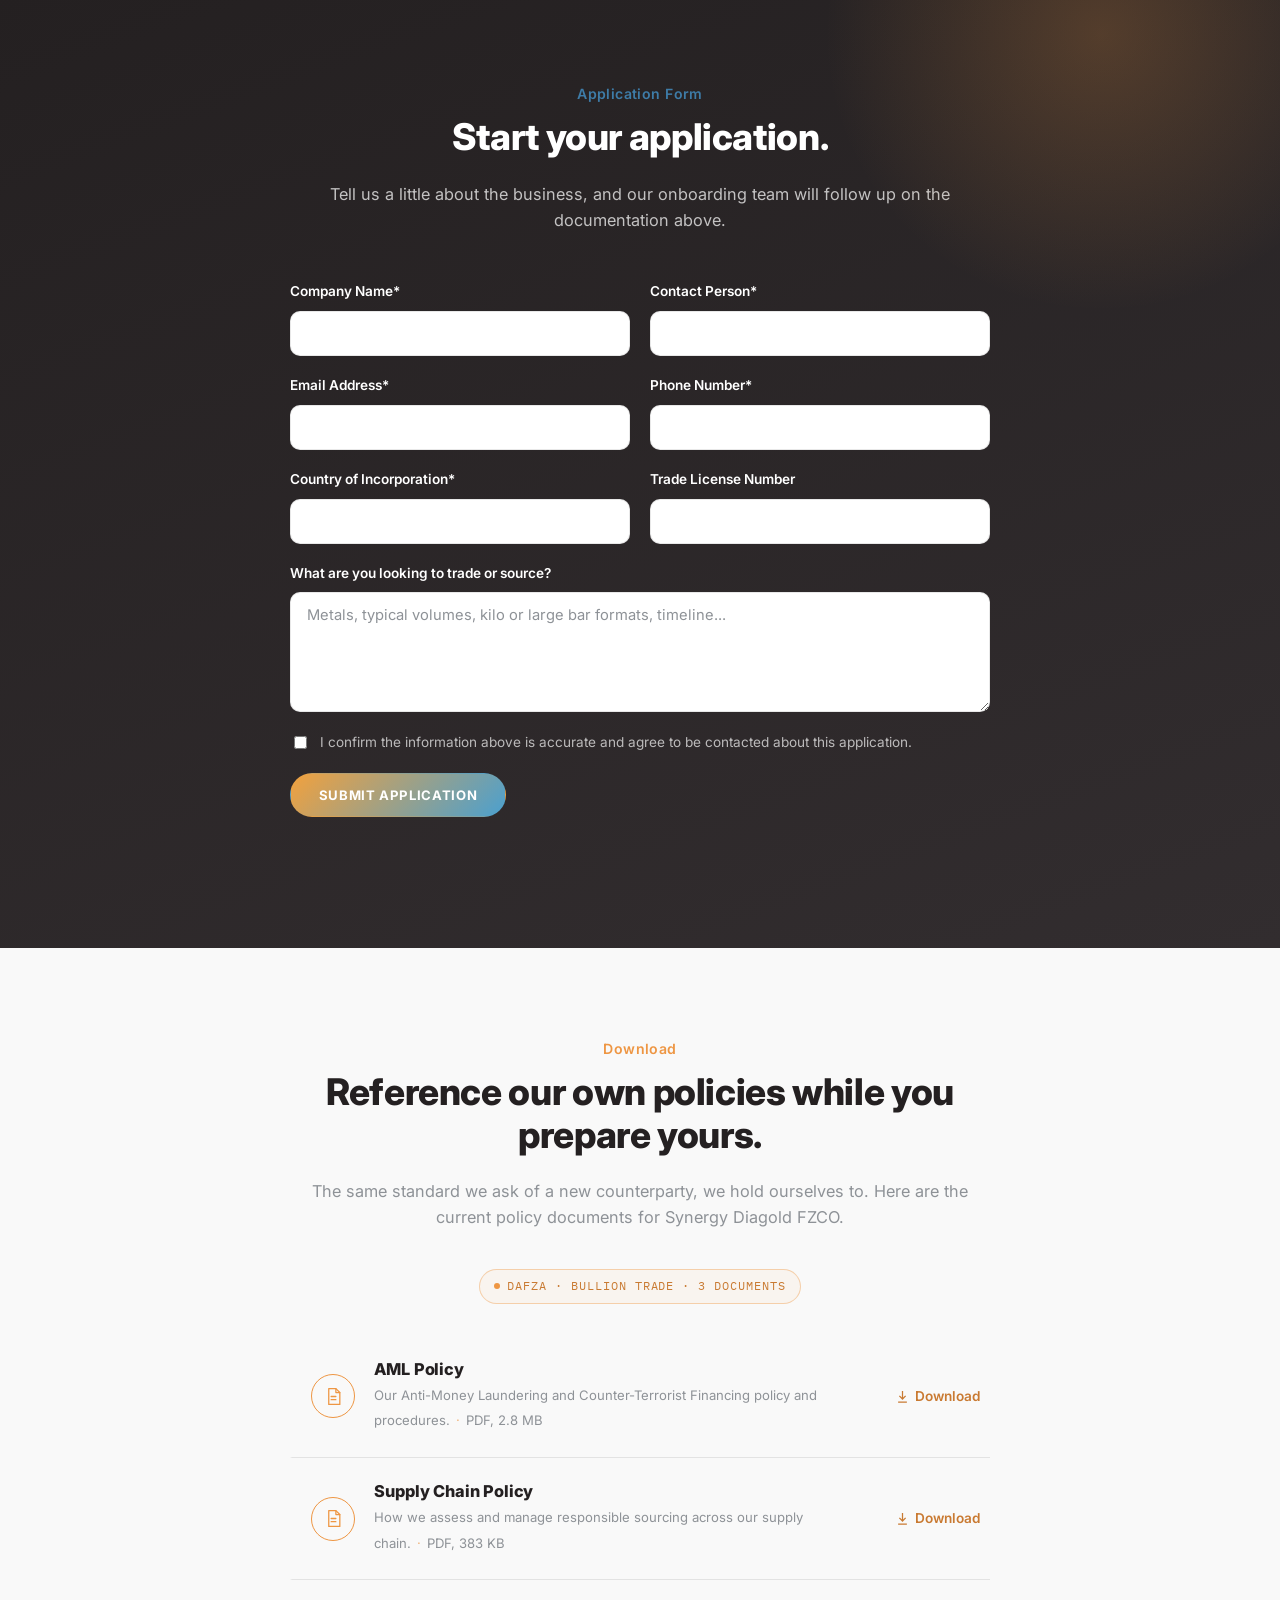
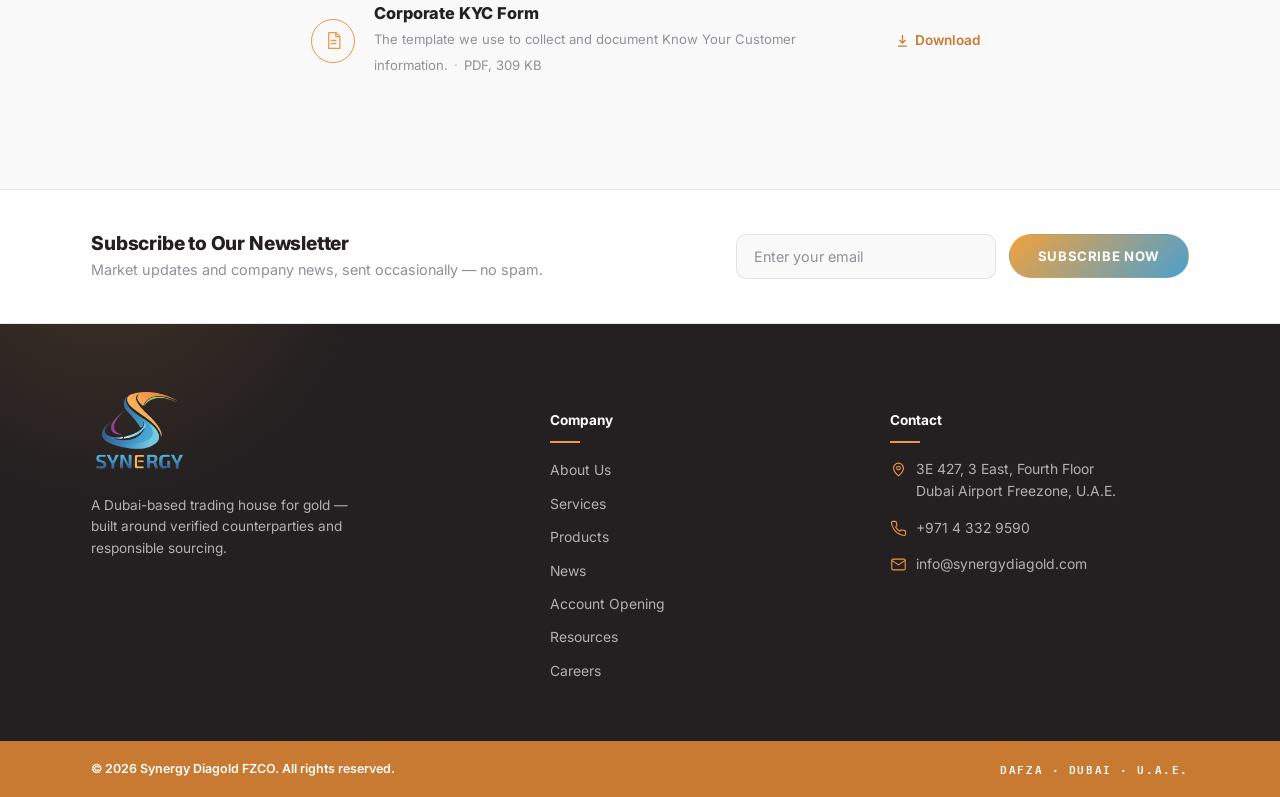
<file: account-opening.html>
<!doctype html>
<html lang="en">
<head>
<meta charset="UTF-8">
<meta name="viewport" content="width=device-width, initial-scale=1.0">
<title>Account Opening — Synergy Diagold FZCO</title>
<meta name="description" content="Open a trading account with Synergy Diagold FZCO — required documentation, key individual details, and our AML, Supply Chain and KYC policies.">
<link rel="icon" type="image/png" sizes="32x32" href="assets/favicon-32.png">
<link rel="icon" type="image/png" sizes="16x16" href="assets/favicon-16.png">
<link rel="apple-touch-icon" sizes="180x180" href="assets/apple-touch-icon.png">
<link rel="preconnect" href="https://fonts.googleapis.com">
<link rel="preconnect" href="https://fonts.gstatic.com" crossorigin>
<link href="https://fonts.googleapis.com/css2?family=IBM+Plex+Mono:wght@400;500&family=Inter:wght@400;500;600;700;800&display=swap" rel="stylesheet">
<link rel="stylesheet" href="css/style.css">
</head>
<body>

<header class="site-header">
  <nav class="nav">
    <a href="index.html" class="nav-brand">
      <img src="assets/synergy-diagold-logo.png" alt="Synergy Diagold FZCO">
    </a>
    <ul class="nav-links">
      <li><a href="index.html">Home</a></li>
      <li><a href="about.html">About Us</a></li>
      <li><a href="services.html">Services</a></li>
      <li><a href="products.html">Products</a></li>
      <li class="nav-has-dropdown">
        <button type="button" class="nav-dropdown-toggle" aria-haspopup="true">
          More
          <svg class="nav-caret" viewBox="0 0 12 8" aria-hidden="true"><path d="M1 1.5 6 6.5 11 1.5" fill="none" stroke="currentColor" stroke-width="1.5" stroke-linecap="round" stroke-linejoin="round"/></svg>
        </button>
        <ul class="nav-dropdown-menu">
          <li><a href="news.html">News</a></li>
          <li><a href="account-opening.html">Account Opening</a></li>
          <li><a href="resources.html">Resources</a></li>
          <li><a href="careers.html">Careers</a></li>
        </ul>
      </li>
      <li><a href="contact.html">Contact</a></li>
    </ul>
    <div class="nav-cta">
      <button class="nav-toggle" aria-label="Toggle menu"><span></span><span></span><span></span></button>
    </div>
  </nav>
</header>

<div class="nav-overlay" id="navOverlay">
  <button class="nav-overlay-close" aria-label="Close menu">&times;</button>
  <ul class="nav-overlay-links">
    <li><a href="index.html">Home</a></li>
    <li><a href="about.html">About Us</a></li>
    <li><a href="services.html">Services</a></li>
    <li><a href="products.html">Products</a></li>
    <li class="nav-overlay-sub-label">More</li>
    <li><a href="news.html" class="is-sub">News</a></li>
    <li><a href="account-opening.html" class="is-sub">Account Opening</a></li>
    <li><a href="resources.html" class="is-sub">Resources</a></li>
    <li><a href="careers.html" class="is-sub">Careers</a></li>
    <li><a href="contact.html">Contact</a></li>
  </ul>
  <div class="nav-overlay-contact">
    <a href="mailto:info@synergydiagold.com">info@synergydiagold.com</a>
    <a href="tel:+97143329590">+971 4 332 9590</a>
  </div>
</div>

<section class="page-header on-dark">
  <div class="container">
    <h1><span class="first-letter">A</span>ccount Opening</h1>
  </div>
</section>

<section class="section on-light">
  <div class="container">
    <div class="services-intro reveal-fade">
      <p class="lede slate-text">Please provide the following documents and information to complete your application. All documents must be in <strong>English</strong>, or accompanied by a <strong>certified English translation</strong>.</p>
      <span class="services-intro-rule" aria-hidden="true"></span>
    </div>
    <div class="section-head">
      <div class="eyebrow">What We Need From You</div>
      <h2 class="split-words">Required documentation.</h2>
      <p class="lede slate-text">Every new counterparty goes through the same onboarding standard, regardless of size — it's the same due diligence discipline behind everything else we do.</p>
    </div>
    <div class="accordion max-w-prose mx-auto" id="reqAccordion">
      <div class="accordion-item is-open reveal-fade d1">
        <button type="button" class="accordion-header" aria-expanded="true">
          <span class="accordion-icon" aria-hidden="true">
            <svg viewBox="0 0 24 24"><path d="M6 2h9l5 5v15H6z"/><path d="M15 2v5h5"/><path d="M9 12h6M9 16h6"/></svg>
          </span>
          <span class="accordion-title">
            <h3>Proof of Legal Existence</h3>
            <span class="accordion-sub">Documents confirming the company is properly incorporated and licensed to operate.</span>
          </span>
          <span class="accordion-caret" aria-hidden="true">
            <svg viewBox="0 0 12 8"><path d="M1 1.5 6 6.5 11 1.5" fill="none" stroke="currentColor" stroke-width="1.5" stroke-linecap="round" stroke-linejoin="round"/></svg>
          </span>
        </button>
        <div class="accordion-panel">
          <div class="accordion-panel-inner">
            <ul class="category-list">
              <li>Valid Trade License</li>
              <li>Certificate of Incorporation</li>
              <li>Memorandum &amp; Articles of Association</li>
              <li>Tax Registration Certificate</li>
              <li>Shareholders Register</li>
            </ul>
          </div>
        </div>
      </div>
      <div class="accordion-item reveal-fade d2">
        <button type="button" class="accordion-header" aria-expanded="false">
          <span class="accordion-icon" aria-hidden="true">
            <svg viewBox="0 0 24 24"><path d="M12 21s7-5.686 7-11a7 7 0 1 0-14 0c0 5.314 7 11 7 11z"/><circle cx="12" cy="10" r="2.6"/></svg>
          </span>
          <span class="accordion-title">
            <h3>Company Address Details</h3>
            <span class="accordion-sub">Where the business is registered and, where relevant, where it operates in the UAE.</span>
          </span>
          <span class="accordion-caret" aria-hidden="true">
            <svg viewBox="0 0 12 8"><path d="M1 1.5 6 6.5 11 1.5" fill="none" stroke="currentColor" stroke-width="1.5" stroke-linecap="round" stroke-linejoin="round"/></svg>
          </span>
        </button>
        <div class="accordion-panel">
          <div class="accordion-panel-inner">
            <ul class="category-list">
              <li>Proof of physical address in country of incorporation</li>
              <li>Proof of physical address in UAE (if applicable)</li>
            </ul>
          </div>
        </div>
      </div>
      <div class="accordion-item reveal-fade d3">
        <button type="button" class="accordion-header" aria-expanded="false">
          <span class="accordion-icon" aria-hidden="true">
            <svg viewBox="0 0 24 24"><path d="M22 16.9v3a2 2 0 0 1-2.2 2 19.8 19.8 0 0 1-8.6-3.1 19.5 19.5 0 0 1-6-6A19.8 19.8 0 0 1 2.1 4.2 2 2 0 0 1 4.1 2h3a2 2 0 0 1 2 1.7c.1.9.3 1.8.6 2.7a2 2 0 0 1-.4 2.1L8 9.8a16 16 0 0 0 6 6l1.3-1.3a2 2 0 0 1 2.1-.4c.9.3 1.8.5 2.7.6a2 2 0 0 1 1.7 2z"/></svg>
          </span>
          <span class="accordion-title">
            <h3>Company Contact Details</h3>
            <span class="accordion-sub">How we — and, where needed, our compliance partners — can reach the business directly.</span>
          </span>
          <span class="accordion-caret" aria-hidden="true">
            <svg viewBox="0 0 12 8"><path d="M1 1.5 6 6.5 11 1.5" fill="none" stroke="currentColor" stroke-width="1.5" stroke-linecap="round" stroke-linejoin="round"/></svg>
          </span>
        </button>
        <div class="accordion-panel">
          <div class="accordion-panel-inner">
            <ul class="category-list">
              <li>Official company email address</li>
              <li>Phone number</li>
              <li>Company website (if available)</li>
            </ul>
          </div>
        </div>
      </div>
      <div class="accordion-item reveal-fade d4">
        <button type="button" class="accordion-header" aria-expanded="false">
          <span class="accordion-icon" aria-hidden="true">
            <svg viewBox="0 0 24 24"><circle cx="12" cy="8" r="3.2"/><path d="M5 20c0-3.5 3-6 7-6s7 2.5 7 6"/></svg>
          </span>
          <span class="accordion-title">
            <h3>Key Individuals' Details</h3>
            <span class="accordion-sub">Identity information for everyone with meaningful ownership, control or signing authority.</span>
          </span>
          <span class="accordion-caret" aria-hidden="true">
            <svg viewBox="0 0 12 8"><path d="M1 1.5 6 6.5 11 1.5" fill="none" stroke="currentColor" stroke-width="1.5" stroke-linecap="round" stroke-linejoin="round"/></svg>
          </span>
        </button>
        <div class="accordion-panel">
          <div class="accordion-panel-inner">
            <ul class="category-list">
              <li>Shareholders &amp; beneficial owners</li>
              <li>Partners</li>
              <li>Authorised signatories &amp; representatives</li>
            </ul>
            <p class="accordion-panel-note">If one individual fits more than one role above, their details only need to be provided once.</p>
          </div>
        </div>
      </div>
      <div class="accordion-item reveal-fade d1">
        <button type="button" class="accordion-header" aria-expanded="false">
          <span class="accordion-icon" aria-hidden="true">
            <svg viewBox="0 0 24 24"><path d="M12 3l7 3v6c0 4.5-3 7.5-7 9-4-1.5-7-4.5-7-9V6l7-3z"/><path d="M9 12l2 2 4-4"/></svg>
          </span>
          <span class="accordion-title">
            <h3>Company Policies</h3>
            <span class="accordion-sub">Your own equivalent policies help us understand how your business manages risk.</span>
          </span>
          <span class="accordion-caret" aria-hidden="true">
            <svg viewBox="0 0 12 8"><path d="M1 1.5 6 6.5 11 1.5" fill="none" stroke="currentColor" stroke-width="1.5" stroke-linecap="round" stroke-linejoin="round"/></svg>
          </span>
        </button>
        <div class="accordion-panel">
          <div class="accordion-panel-inner">
            <ul class="category-list">
              <li>AML Policy</li>
              <li>Supply Chain Policy</li>
              <li>Anti-Bribery Policy</li>
            </ul>
          </div>
        </div>
      </div>
    </div>
  </div>
</section>

<section class="section on-dark bg-charcoal-gradient" id="application-form">
  <div class="container">
    <div class="section-head mx-auto text-center">
      <div class="eyebrow">Application Form</div>
      <h2 class="split-words">Start your application.</h2>
      <p class="lede slate-text">Tell us a little about the business, and our onboarding team will follow up on the documentation above.</p>
    </div>
    <form class="enquiry-form max-w-prose mx-auto js-enquiry-form reveal-fade" novalidate>
      <div class="form-row">
        <div class="form-field">
          <label for="aoCompanyName">Company Name*</label>
          <input type="text" id="aoCompanyName" name="companyName" required>
        </div>
        <div class="form-field">
          <label for="aoContactName">Contact Person*</label>
          <input type="text" id="aoContactName" name="fullName" required>
        </div>
      </div>
      <div class="form-row">
        <div class="form-field">
          <label for="aoEmail">Email Address*</label>
          <input type="email" id="aoEmail" name="email" required>
        </div>
        <div class="form-field">
          <label for="aoPhone">Phone Number*</label>
          <input type="tel" id="aoPhone" name="phone" required>
        </div>
      </div>
      <div class="form-row">
        <div class="form-field">
          <label for="aoCountry">Country of Incorporation*</label>
          <input type="text" id="aoCountry" name="country" required>
        </div>
        <div class="form-field">
          <label for="aoLicense">Trade License Number</label>
          <input type="text" id="aoLicense" name="tradeLicense">
        </div>
      </div>
      <div class="form-field">
        <label for="aoMessage">What are you looking to trade or source?</label>
        <textarea id="aoMessage" name="message" placeholder="Metals, typical volumes, kilo or large bar formats, timeline..."></textarea>
      </div>
      <label class="form-consent">
        <input type="checkbox" required>
        <span>I confirm the information above is accurate and agree to be contacted about this application.</span>
      </label>
      <button type="submit" class="btn btn-primary" style="justify-self:start;">Submit Application</button>
      <p class="form-status" role="status" aria-live="polite"></p>
    </form>
  </div>
</section>

<section class="section on-light" id="policies">
  <div class="container">
    <div class="section-head mx-auto text-center">
      <div class="eyebrow">Download</div>
      <h2 class="split-words">Reference our own policies while you prepare yours.</h2>
      <p class="lede slate-text">The same standard we ask of a new counterparty, we hold ourselves to. Here are the current policy documents for Synergy Diagold FZCO.</p>
    </div>
    <div class="text-center reveal-fade" style="margin: -0.6rem 0 2rem;">
      <span class="doc-list-tag">DAFZA &middot; BULLION TRADE &middot; 3 DOCUMENTS</span>
    </div>
    <div class="doc-list max-w-prose mx-auto">
      <a class="doc-row reveal-fade" href="documents/AML-Policy.pdf" download>
        <span class="doc-row-icon" aria-hidden="true"><svg viewBox="0 0 24 24"><path d="M6 2h9l5 5v15H6z"/><path d="M15 2v5h5"/><path d="M9 12h6M9 16h6"/></svg></span>
        <span class="doc-row-text">
          <h3>AML Policy</h3>
          <span class="doc-row-meta">Our Anti-Money Laundering and Counter-Terrorist Financing policy and procedures.<span class="dot">&middot;</span>PDF, 2.8 MB</span>
        </span>
        <span class="doc-row-download">
          <svg viewBox="0 0 24 24"><path d="M12 3v12M7 11l5 5 5-5M5 21h14"/></svg>
          Download
        </span>
      </a>
      <a class="doc-row reveal-fade d1" href="documents/Supply-Chain-Policy.pdf" download>
        <span class="doc-row-icon" aria-hidden="true"><svg viewBox="0 0 24 24"><path d="M6 2h9l5 5v15H6z"/><path d="M15 2v5h5"/><path d="M9 12h6M9 16h6"/></svg></span>
        <span class="doc-row-text">
          <h3>Supply Chain Policy</h3>
          <span class="doc-row-meta">How we assess and manage responsible sourcing across our supply chain.<span class="dot">&middot;</span>PDF, 383 KB</span>
        </span>
        <span class="doc-row-download">
          <svg viewBox="0 0 24 24"><path d="M12 3v12M7 11l5 5 5-5M5 21h14"/></svg>
          Download
        </span>
      </a>
      <a class="doc-row reveal-fade d2" href="documents/Corporate-KYC-Form.pdf" download>
        <span class="doc-row-icon" aria-hidden="true"><svg viewBox="0 0 24 24"><path d="M6 2h9l5 5v15H6z"/><path d="M15 2v5h5"/><path d="M9 12h6M9 16h6"/></svg></span>
        <span class="doc-row-text">
          <h3>Corporate KYC Form</h3>
          <span class="doc-row-meta">The template we use to collect and document Know Your Customer information.<span class="dot">&middot;</span>PDF, 309 KB</span>
        </span>
        <span class="doc-row-download">
          <svg viewBox="0 0 24 24"><path d="M12 3v12M7 11l5 5 5-5M5 21h14"/></svg>
          Download
        </span>
      </a>
    </div>
  </div>
</section>

<footer class="site-footer">
  <div class="newsletter-strip">
    <div class="container newsletter-inner">
      <div>
        <h3>Subscribe to Our Newsletter</h3>
        <p>Market updates and company news, sent occasionally &mdash; no spam.</p>
      </div>
      <form class="newsletter-form js-newsletter-form" novalidate>
        <input type="email" name="email" placeholder="Enter your email" aria-label="Email address" required>
        <button type="submit" class="btn btn-primary">Subscribe Now</button>
      </form>
    </div>
  </div>
  <div class="container">
    <div class="footer-grid">
      <div class="footer-brand">
        <img src="assets/synergy-diagold-logo.png" alt="Synergy Diagold FZCO">
        <p>A Dubai-based trading house for gold — built around verified counterparties and responsible sourcing.</p>
      </div>
      <div class="footer-col">
        <h5>Company</h5>
        <ul>
          <li><a href="about.html">About Us</a></li>
          <li><a href="services.html">Services</a></li>
          <li><a href="products.html">Products</a></li>
          <li><a href="news.html">News</a></li>
          <li><a href="account-opening.html">Account Opening</a></li>
          <li><a href="resources.html">Resources</a></li>
          <li><a href="careers.html">Careers</a></li>
        </ul>
      </div>
      <div class="footer-col">
        <h5>Contact</h5>
        <ul class="footer-contact">
          <li>
            <svg viewBox="0 0 24 24" aria-hidden="true"><path d="M12 21s7-5.686 7-11a7 7 0 1 0-14 0c0 5.314 7 11 7 11z"/><circle cx="12" cy="10" r="2.6"/></svg>
            <span>3E 427, 3 East, Fourth Floor<br>Dubai Airport Freezone, U.A.E.</span>
          </li>
          <li>
            <svg viewBox="0 0 24 24" aria-hidden="true"><path d="M22 16.9v3a2 2 0 0 1-2.2 2 19.8 19.8 0 0 1-8.6-3.1 19.5 19.5 0 0 1-6-6A19.8 19.8 0 0 1 2.1 4.2 2 2 0 0 1 4.1 2h3a2 2 0 0 1 2 1.7c.1.9.3 1.8.6 2.7a2 2 0 0 1-.4 2.1L8 9.8a16 16 0 0 0 6 6l1.3-1.3a2 2 0 0 1 2.1-.4c.9.3 1.8.5 2.7.6a2 2 0 0 1 1.7 2z"/></svg>
            <a href="tel:+97143329590">+971 4 332 9590</a>
          </li>
          <li>
            <svg viewBox="0 0 24 24" aria-hidden="true"><rect x="2.5" y="4.5" width="19" height="15" rx="2"/><path d="m3 6.5 9 6 9-6"/></svg>
            <a href="mailto:info@synergydiagold.com">info@synergydiagold.com</a>
          </li>
        </ul>
      </div>
    </div>
  </div>
  <div class="footer-bottom">
    <div class="container footer-bottom-inner">
      <span class="footer-copyright">&copy; 2026 Synergy Diagold FZCO. All rights reserved.</span>
      <span class="small-caps">DAFZA &middot; Dubai &middot; U.A.E.</span>
    </div>
  </div>
</footer>

<button class="back-to-top" aria-label="Back to top">&uarr;</button>

<script src="js/main.js"></script>
</body>
</html>
</file>
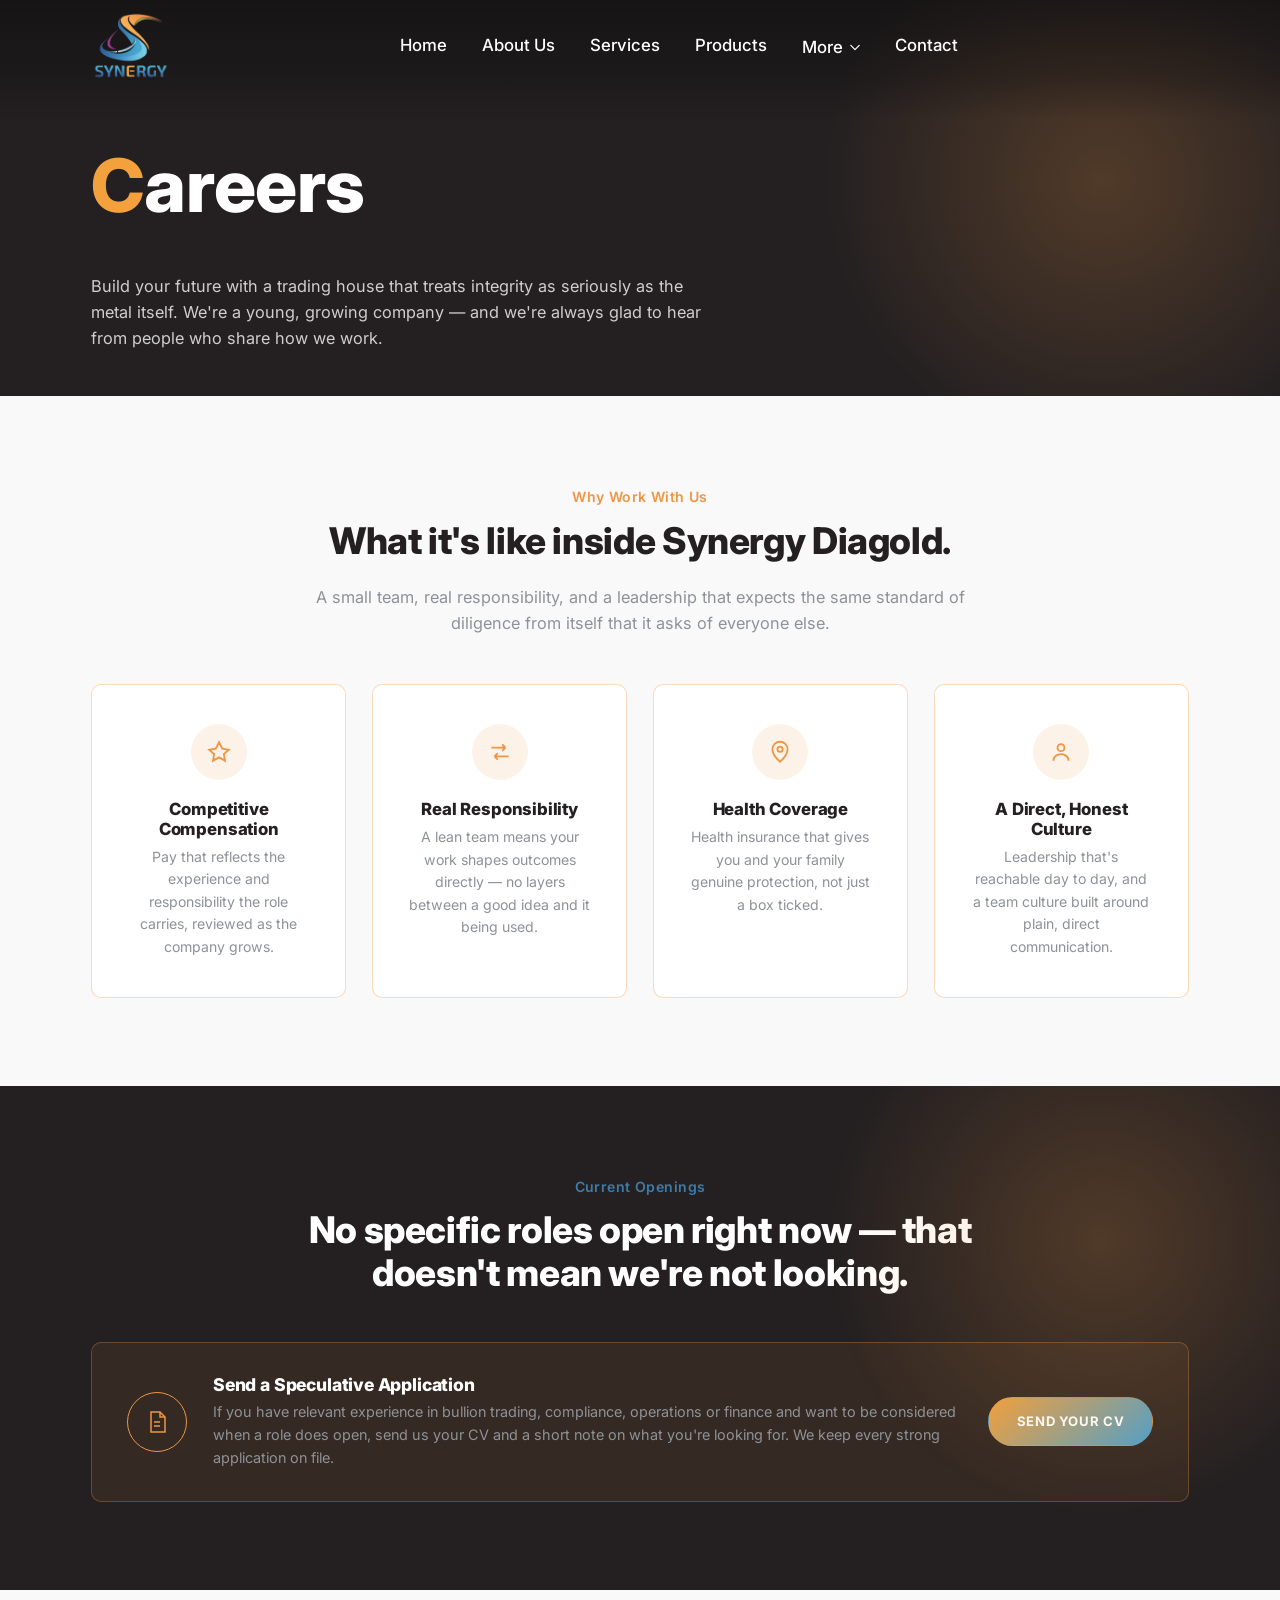
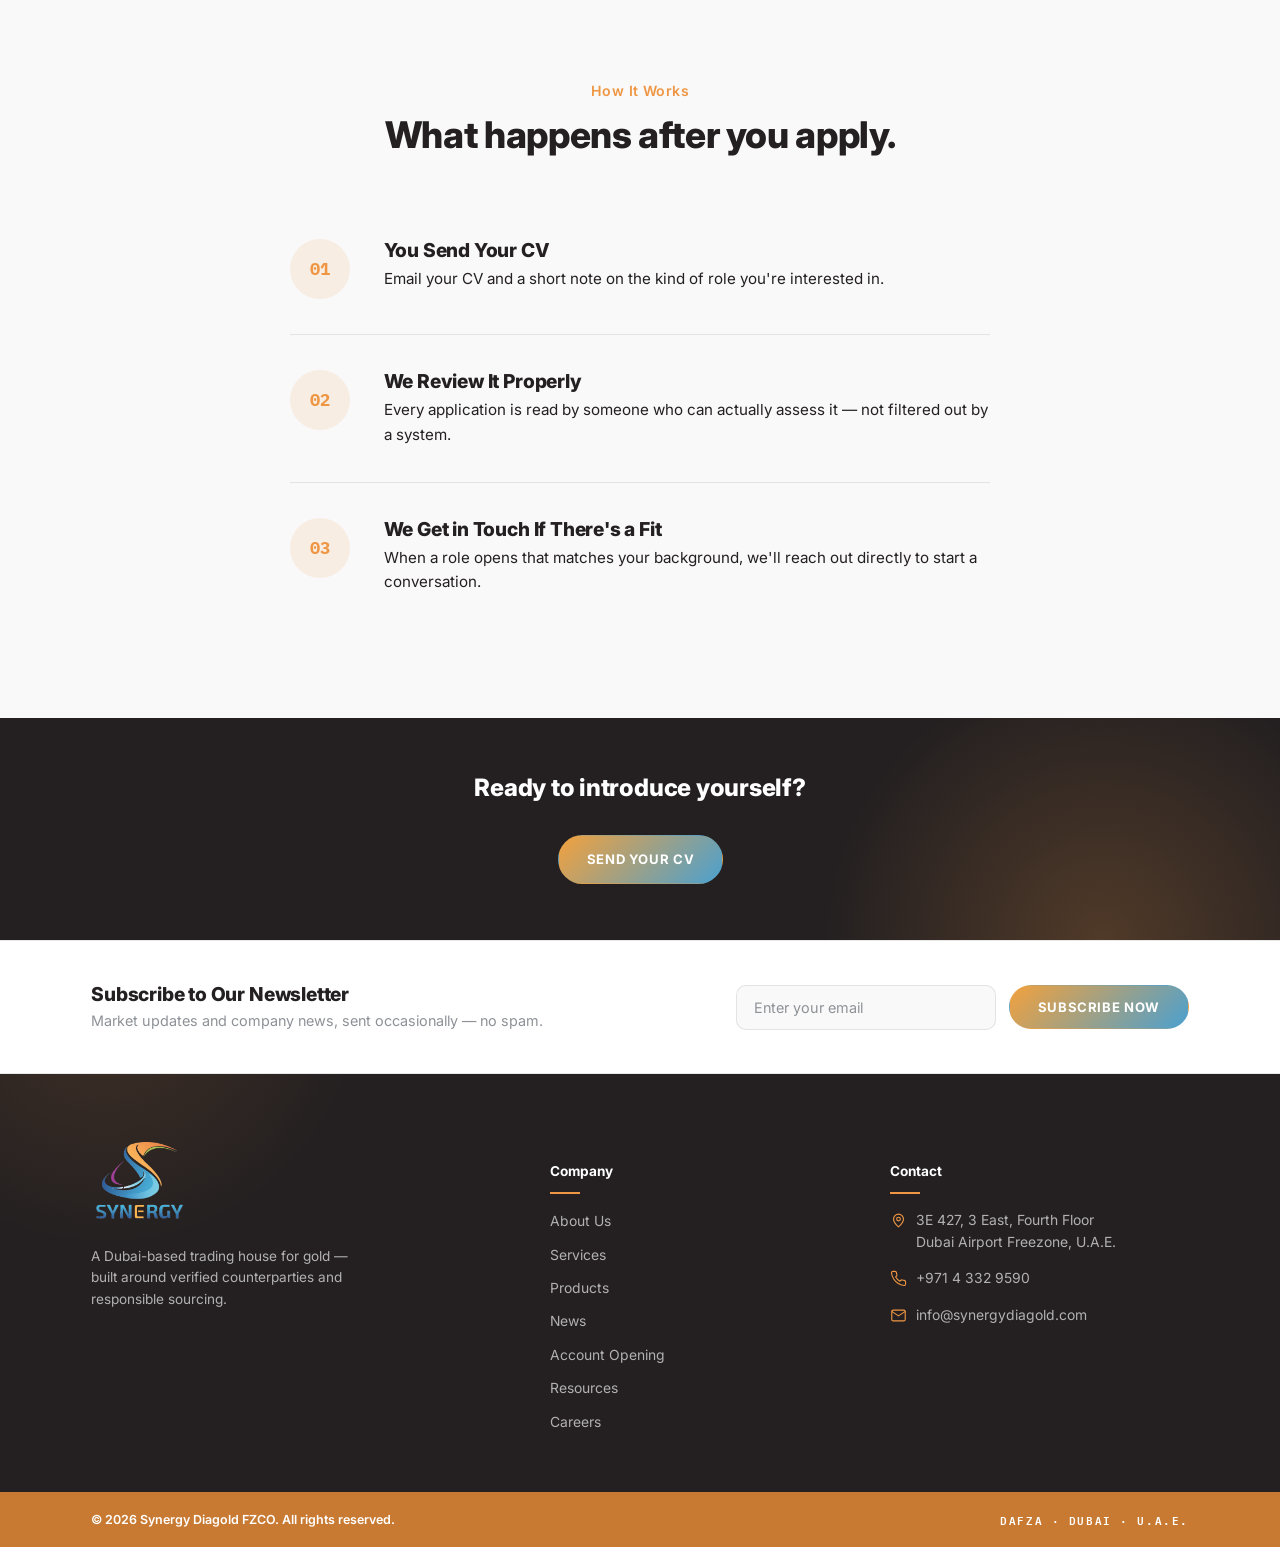
<file: careers.html>
<!doctype html>
<html lang="en">
<head>
<meta charset="UTF-8">
<meta name="viewport" content="width=device-width, initial-scale=1.0">
<title>Careers — Synergy Diagold FZCO</title>
<meta name="description" content="Build your future with Synergy Diagold FZCO — a Dubai-based precious metals trading house built on integrity and due diligence.">
<link rel="icon" type="image/png" sizes="32x32" href="assets/favicon-32.png">
<link rel="icon" type="image/png" sizes="16x16" href="assets/favicon-16.png">
<link rel="apple-touch-icon" sizes="180x180" href="assets/apple-touch-icon.png">
<link rel="preconnect" href="https://fonts.googleapis.com">
<link rel="preconnect" href="https://fonts.gstatic.com" crossorigin>
<link href="https://fonts.googleapis.com/css2?family=IBM+Plex+Mono:wght@400;500&family=Inter:wght@400;500;600;700;800&display=swap" rel="stylesheet">
<link rel="stylesheet" href="css/style.css">
</head>
<body>

<header class="site-header">
  <nav class="nav">
    <a href="index.html" class="nav-brand">
      <img src="assets/synergy-diagold-logo.png" alt="Synergy Diagold FZCO">
    </a>
    <ul class="nav-links">
      <li><a href="index.html">Home</a></li>
      <li><a href="about.html">About Us</a></li>
      <li><a href="services.html">Services</a></li>
      <li><a href="products.html">Products</a></li>
      <li class="nav-has-dropdown">
        <button type="button" class="nav-dropdown-toggle" aria-haspopup="true">
          More
          <svg class="nav-caret" viewBox="0 0 12 8" aria-hidden="true"><path d="M1 1.5 6 6.5 11 1.5" fill="none" stroke="currentColor" stroke-width="1.5" stroke-linecap="round" stroke-linejoin="round"/></svg>
        </button>
        <ul class="nav-dropdown-menu">
          <li><a href="news.html">News</a></li>
          <li><a href="account-opening.html">Account Opening</a></li>
          <li><a href="resources.html">Resources</a></li>
          <li><a href="careers.html">Careers</a></li>
        </ul>
      </li>
      <li><a href="contact.html">Contact</a></li>
    </ul>
    <div class="nav-cta">
      <button class="nav-toggle" aria-label="Toggle menu"><span></span><span></span><span></span></button>
    </div>
  </nav>
</header>

<div class="nav-overlay" id="navOverlay">
  <button class="nav-overlay-close" aria-label="Close menu">&times;</button>
  <ul class="nav-overlay-links">
    <li><a href="index.html">Home</a></li>
    <li><a href="about.html">About Us</a></li>
    <li><a href="services.html">Services</a></li>
    <li><a href="products.html">Products</a></li>
    <li class="nav-overlay-sub-label">More</li>
    <li><a href="news.html" class="is-sub">News</a></li>
    <li><a href="account-opening.html" class="is-sub">Account Opening</a></li>
    <li><a href="resources.html" class="is-sub">Resources</a></li>
    <li><a href="careers.html" class="is-sub">Careers</a></li>
    <li><a href="contact.html">Contact</a></li>
  </ul>
  <div class="nav-overlay-contact">
    <a href="mailto:info@synergydiagold.com">info@synergydiagold.com</a>
    <a href="tel:+97143329590">+971 4 332 9590</a>
  </div>
</div>

<section class="page-header on-dark">
  <div class="container">
    <h1><span class="first-letter">C</span>areers</h1>
    <p class="lede">Build your future with a trading house that treats integrity as seriously as the metal itself. We're a young, growing company — and we're always glad to hear from people who share how we work.</p>  </div>
</section>

<section class="section on-light">
  <div class="container">
    <div class="section-head mx-auto text-center">
      <div class="eyebrow">Why Work With Us</div>
      <h2>What it's like inside Synergy Diagold.</h2>
      <p class="lede slate-text">A small team, real responsibility, and a leadership that expects the same standard of diligence from itself that it asks of everyone else.</p>
    </div>
    <div class="teaser-grid">
      <div class="value-card">
        <div class="icon-badge">
          <svg viewBox="0 0 24 24"><path d="M12 3l3 6 6 1-4.5 4 1 6L12 17l-5.5 3 1-6L3 10l6-1z"/></svg>
        </div>
        <h3>Competitive Compensation</h3>
        <p>Pay that reflects the experience and responsibility the role carries, reviewed as the company grows.</p>
      </div>
      <div class="value-card">
        <div class="icon-badge">
          <svg viewBox="0 0 24 24"><path d="M4 8h13M17 8l-3-3M17 8l-3 3M20 16H7M7 16l3-3M7 16l3 3"/></svg>
        </div>
        <h3>Real Responsibility</h3>
        <p>A lean team means your work shapes outcomes directly — no layers between a good idea and it being used.</p>
      </div>
      <div class="value-card">
        <div class="icon-badge">
          <svg viewBox="0 0 24 24"><path d="M12 21s-7-6.1-7-11.5A7 7 0 0 1 19 9.5C19 14.9 12 21 12 21z"/><circle cx="12" cy="9.5" r="2.4"/></svg>
        </div>
        <h3>Health Coverage</h3>
        <p>Health insurance that gives you and your family genuine protection, not just a box ticked.</p>
      </div>
      <div class="value-card">
        <div class="icon-badge">
          <svg viewBox="0 0 24 24"><circle cx="12" cy="8" r="3.2"/><path d="M5 20c0-3.5 3-6 7-6s7 2.5 7 6"/></svg>
        </div>
        <h3>A Direct, Honest Culture</h3>
        <p>Leadership that's reachable day to day, and a team culture built around plain, direct communication.</p>
      </div>
    </div>
  </div>
</section>

<section class="section on-dark">
  <div class="container">
    <div class="section-head mx-auto text-center">
      <div class="eyebrow">Current Openings</div>
      <h2>No specific roles open right now — that doesn't mean we're not looking.</h2>
    </div>
    <div class="open-app-banner reveal-fade">
      <div class="icon-ring">
        <svg viewBox="0 0 24 24"><path d="M6 2h9l5 5v15H6z"/><path d="M15 2v5h5"/><path d="M9 12h6M9 16h6"/></svg>
      </div>
      <div>
        <h3>Send a Speculative Application</h3>
        <p>If you have relevant experience in bullion trading, compliance, operations or finance and want to be considered when a role does open, send us your CV and a short note on what you're looking for. We keep every strong application on file.</p>
      </div>
      <a href="mailto:info@synergydiagold.com?subject=Speculative%20Application" class="btn btn-primary">Send Your CV</a>
    </div>
  </div>
</section>

<section class="section on-light">
  <div class="container">
    <div class="section-head mx-auto text-center">
      <div class="eyebrow">How It Works</div>
      <h2>What happens after you apply.</h2>
    </div>
    <div class="stepper max-w-prose mx-auto">
      <div class="step-row">
        <div class="step-icon"><span class="step-number">01</span></div>
        <div>
          <h3>You Send Your CV</h3>
          <p>Email your CV and a short note on the kind of role you're interested in.</p>
        </div>
      </div>
      <div class="step-row">
        <div class="step-icon"><span class="step-number">02</span></div>
        <div>
          <h3>We Review It Properly</h3>
          <p>Every application is read by someone who can actually assess it — not filtered out by a system.</p>
        </div>
      </div>
      <div class="step-row">
        <div class="step-icon"><span class="step-number">03</span></div>
        <div>
          <h3>We Get in Touch If There's a Fit</h3>
          <p>When a role opens that matches your background, we'll reach out directly to start a conversation.</p>
        </div>
      </div>
    </div>
  </div>
</section>

<section class="section-sm on-dark">
  <div class="container text-center">
    <h2 style="max-width:600px; margin-left:auto; margin-right:auto;">Ready to introduce yourself?</h2>
    <a href="mailto:info@synergydiagold.com?subject=Speculative%20Application" class="btn btn-primary" style="margin-top:1.2rem;">Send Your CV</a>
  </div>
</section>

<footer class="site-footer">
  <div class="newsletter-strip">
    <div class="container newsletter-inner">
      <div>
        <h3>Subscribe to Our Newsletter</h3>
        <p>Market updates and company news, sent occasionally &mdash; no spam.</p>
      </div>
      <form class="newsletter-form js-newsletter-form" novalidate>
        <input type="email" name="email" placeholder="Enter your email" aria-label="Email address" required>
        <button type="submit" class="btn btn-primary">Subscribe Now</button>
      </form>
    </div>
  </div>
  <div class="container">
    <div class="footer-grid">
      <div class="footer-brand">
        <img src="assets/synergy-diagold-logo.png" alt="Synergy Diagold FZCO">
        <p>A Dubai-based trading house for gold — built around verified counterparties and responsible sourcing.</p>
      </div>
      <div class="footer-col">
        <h5>Company</h5>
        <ul>
          <li><a href="about.html">About Us</a></li>
          <li><a href="services.html">Services</a></li>
          <li><a href="products.html">Products</a></li>
          <li><a href="news.html">News</a></li>
          <li><a href="account-opening.html">Account Opening</a></li>
          <li><a href="resources.html">Resources</a></li>
          <li><a href="careers.html">Careers</a></li>
        </ul>
      </div>
      <div class="footer-col">
        <h5>Contact</h5>
        <ul class="footer-contact">
          <li>
            <svg viewBox="0 0 24 24" aria-hidden="true"><path d="M12 21s7-5.686 7-11a7 7 0 1 0-14 0c0 5.314 7 11 7 11z"/><circle cx="12" cy="10" r="2.6"/></svg>
            <span>3E 427, 3 East, Fourth Floor<br>Dubai Airport Freezone, U.A.E.</span>
          </li>
          <li>
            <svg viewBox="0 0 24 24" aria-hidden="true"><path d="M22 16.9v3a2 2 0 0 1-2.2 2 19.8 19.8 0 0 1-8.6-3.1 19.5 19.5 0 0 1-6-6A19.8 19.8 0 0 1 2.1 4.2 2 2 0 0 1 4.1 2h3a2 2 0 0 1 2 1.7c.1.9.3 1.8.6 2.7a2 2 0 0 1-.4 2.1L8 9.8a16 16 0 0 0 6 6l1.3-1.3a2 2 0 0 1 2.1-.4c.9.3 1.8.5 2.7.6a2 2 0 0 1 1.7 2z"/></svg>
            <a href="tel:+97143329590">+971 4 332 9590</a>
          </li>
          <li>
            <svg viewBox="0 0 24 24" aria-hidden="true"><rect x="2.5" y="4.5" width="19" height="15" rx="2"/><path d="m3 6.5 9 6 9-6"/></svg>
            <a href="mailto:info@synergydiagold.com">info@synergydiagold.com</a>
          </li>
        </ul>
      </div>
    </div>
  </div>
  <div class="footer-bottom">
    <div class="container footer-bottom-inner">
      <span class="footer-copyright">&copy; 2026 Synergy Diagold FZCO. All rights reserved.</span>
      <span class="small-caps">DAFZA &middot; Dubai &middot; U.A.E.</span>
    </div>
  </div>
</footer>

<button class="back-to-top" aria-label="Back to top">&uarr;</button>

<script src="js/main.js"></script>
</body>
</html>
</file>
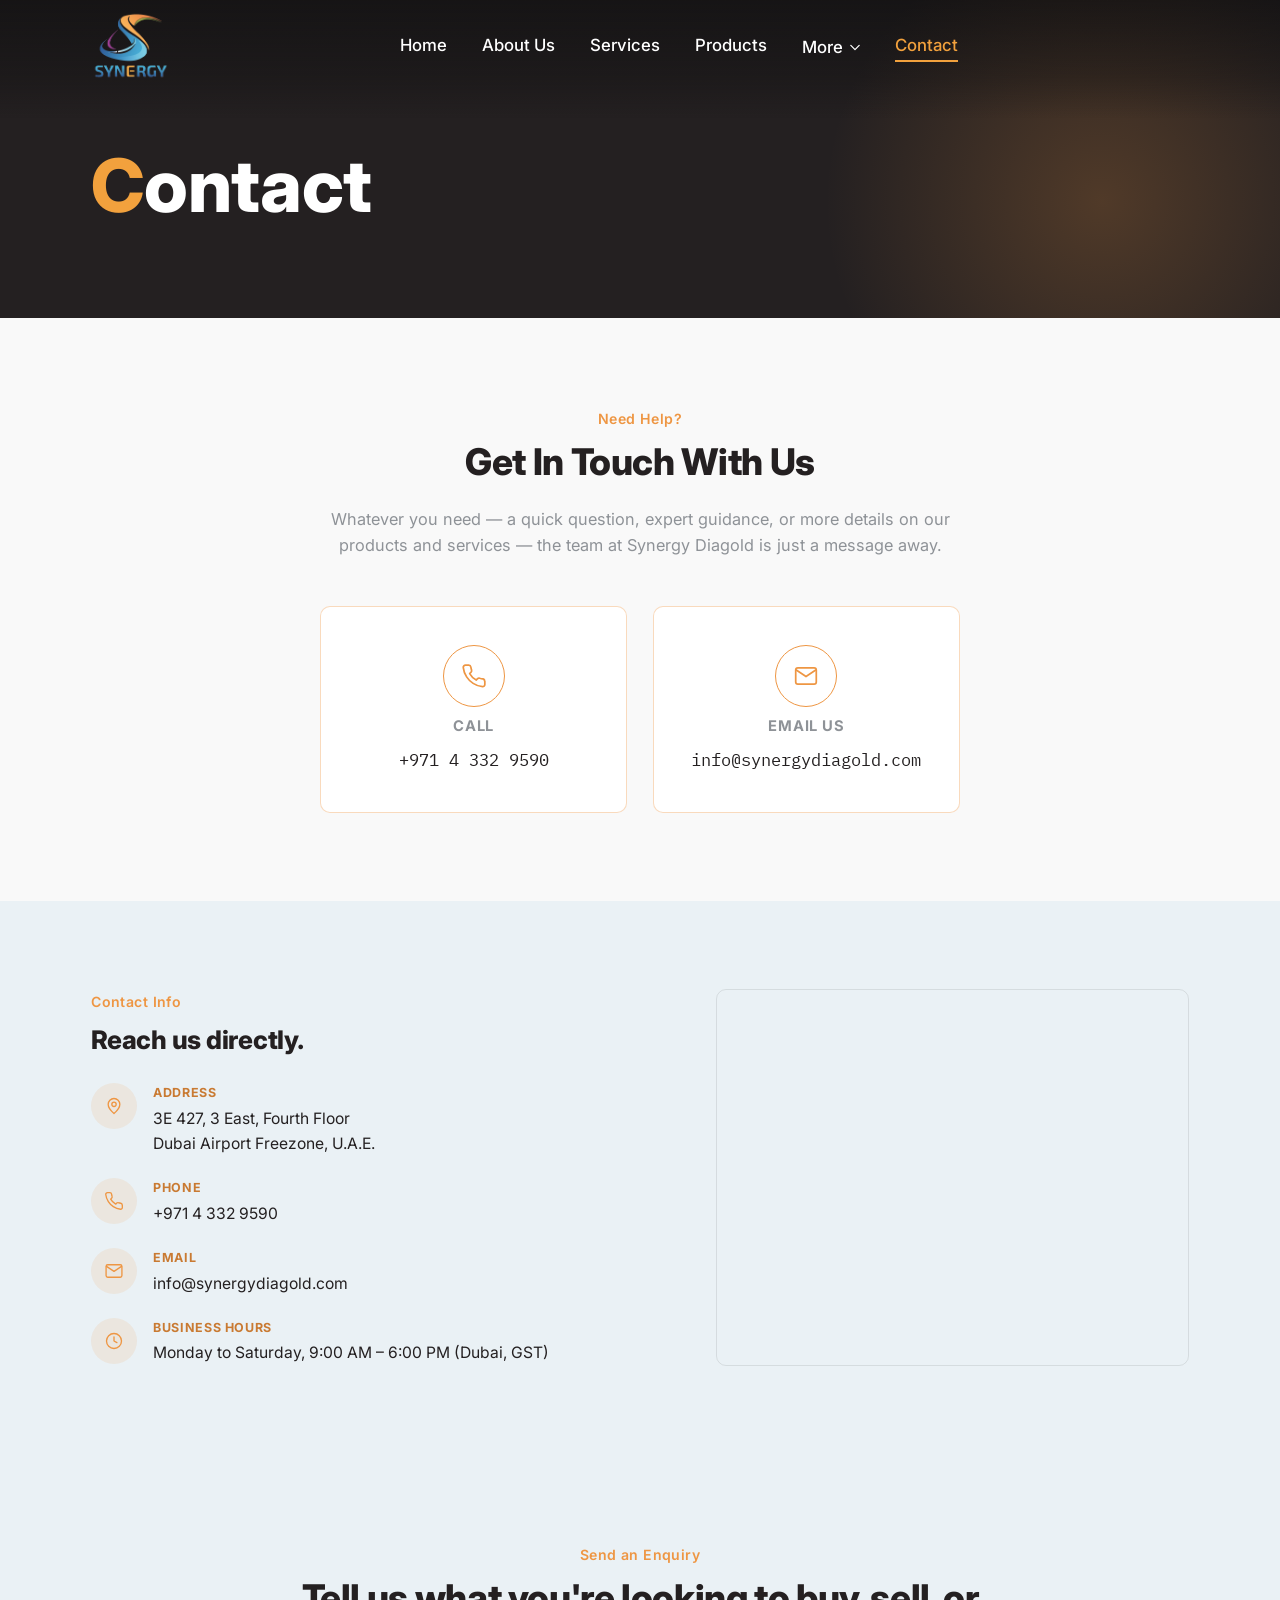
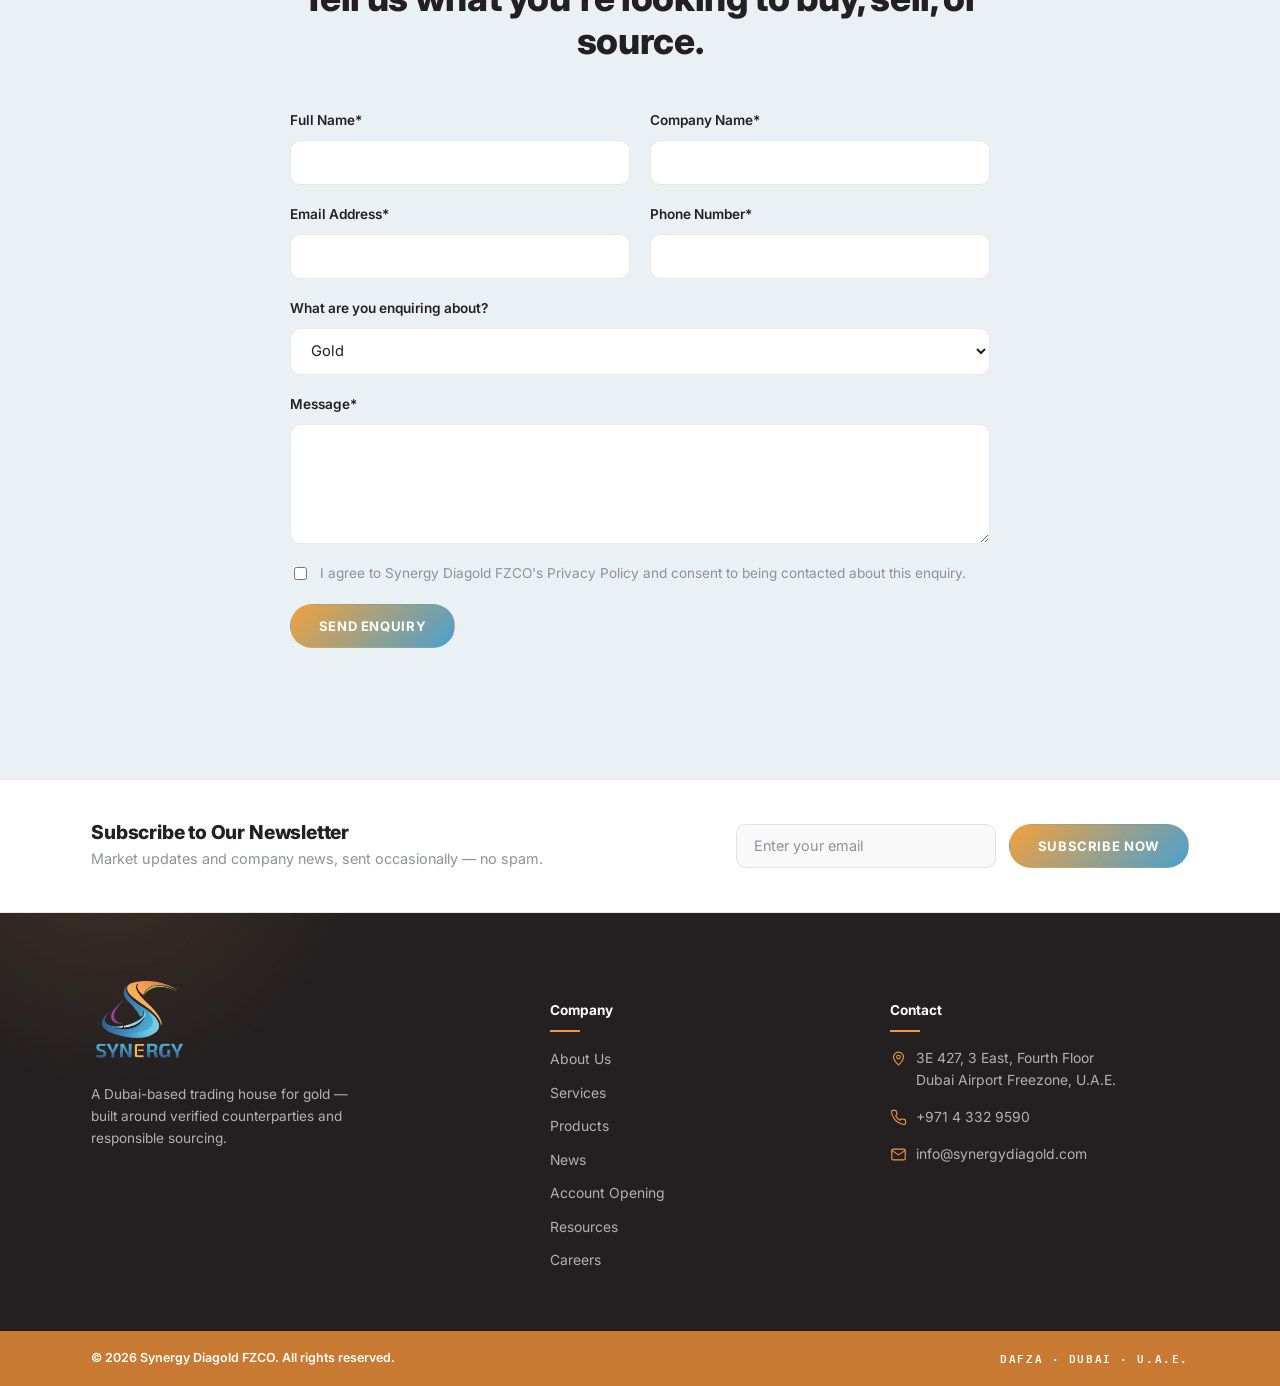
<file: contact.html>
<!doctype html>
<html lang="en">
<head>
<meta charset="UTF-8">
<meta name="viewport" content="width=device-width, initial-scale=1.0">
<title>Contact — Synergy Diagold FZCO</title>
<meta name="description" content="Contact Synergy Diagold FZCO — general enquiries and trading desk. Dubai Airport Free Zone (DAFZA), Dubai, U.A.E.">
<link rel="icon" type="image/png" sizes="32x32" href="assets/favicon-32.png">
<link rel="icon" type="image/png" sizes="16x16" href="assets/favicon-16.png">
<link rel="apple-touch-icon" sizes="180x180" href="assets/apple-touch-icon.png">
<link rel="preconnect" href="https://fonts.googleapis.com">
<link rel="preconnect" href="https://fonts.gstatic.com" crossorigin>
<link href="https://fonts.googleapis.com/css2?family=IBM+Plex+Mono:wght@400;500&family=Inter:wght@400;500;600;700;800&display=swap" rel="stylesheet">
<link rel="stylesheet" href="css/style.css">
</head>
<body>

<header class="site-header">
  <nav class="nav">
    <a href="index.html" class="nav-brand">
      <img src="assets/synergy-diagold-logo.png" alt="Synergy Diagold FZCO">
    </a>
    <ul class="nav-links">
      <li><a href="index.html">Home</a></li>
      <li><a href="about.html">About Us</a></li>
      <li><a href="services.html">Services</a></li>
      <li><a href="products.html">Products</a></li>
      <li class="nav-has-dropdown">
        <button type="button" class="nav-dropdown-toggle" aria-haspopup="true">
          More
          <svg class="nav-caret" viewBox="0 0 12 8" aria-hidden="true"><path d="M1 1.5 6 6.5 11 1.5" fill="none" stroke="currentColor" stroke-width="1.5" stroke-linecap="round" stroke-linejoin="round"/></svg>
        </button>
        <ul class="nav-dropdown-menu">
          <li><a href="news.html">News</a></li>
          <li><a href="account-opening.html">Account Opening</a></li>
          <li><a href="resources.html">Resources</a></li>
          <li><a href="careers.html">Careers</a></li>
        </ul>
      </li>
      <li><a href="contact.html">Contact</a></li>
    </ul>
    <div class="nav-cta">
      <button class="nav-toggle" aria-label="Toggle menu"><span></span><span></span><span></span></button>
    </div>
  </nav>
</header>

<div class="nav-overlay" id="navOverlay">
  <button class="nav-overlay-close" aria-label="Close menu">&times;</button>
  <ul class="nav-overlay-links">
    <li><a href="index.html">Home</a></li>
    <li><a href="about.html">About Us</a></li>
    <li><a href="services.html">Services</a></li>
    <li><a href="products.html">Products</a></li>
    <li class="nav-overlay-sub-label">More</li>
    <li><a href="news.html" class="is-sub">News</a></li>
    <li><a href="account-opening.html" class="is-sub">Account Opening</a></li>
    <li><a href="resources.html" class="is-sub">Resources</a></li>
    <li><a href="careers.html" class="is-sub">Careers</a></li>
    <li><a href="contact.html">Contact</a></li>
  </ul>
  <div class="nav-overlay-contact">
    <a href="mailto:info@synergydiagold.com">info@synergydiagold.com</a>
    <a href="tel:+97143329590">+971 4 332 9590</a>
  </div>
</div>

<section class="page-header on-dark">
  <div class="container">
    <h1><span class="first-letter">C</span>ontact</h1>
  </div>
</section>

<section class="section on-light">
  <div class="container">
    <div class="section-head mx-auto text-center reveal-fade">
      <div class="eyebrow">Need Help?</div>
      <h2 class="split-words">Get In Touch With Us</h2>
      <p class="lede slate-text">Whatever you need — a quick question, expert guidance, or more details on our products and services — the team at Synergy Diagold is just a message away.</p>
    </div>
    <div class="contact-action-grid">
      <a href="tel:+97143329590" class="contact-action-card reveal-fade d1">
        <span class="contact-action-icon" aria-hidden="true">
          <svg viewBox="0 0 24 24"><path d="M22 16.9v3a2 2 0 0 1-2.2 2 19.8 19.8 0 0 1-8.6-3.1 19.5 19.5 0 0 1-6-6A19.8 19.8 0 0 1 2.1 4.2 2 2 0 0 1 4.1 2h3a2 2 0 0 1 2 1.7c.1.9.3 1.8.6 2.7a2 2 0 0 1-.4 2.1L8 9.8a16 16 0 0 0 6 6l1.3-1.3a2 2 0 0 1 2.1-.4c.9.3 1.8.5 2.7.6a2 2 0 0 1 1.7 2z"/></svg>
        </span>
        <span class="contact-action-title">Call</span>
        <span class="contact-action-value">+971 4 332 9590</span>
      </a>
      <a href="mailto:info@synergydiagold.com" class="contact-action-card reveal-fade d2">
        <span class="contact-action-icon" aria-hidden="true">
          <svg viewBox="0 0 24 24"><rect x="2.5" y="4.5" width="19" height="15" rx="2"/><path d="m3 6.5 9 6 9-6"/></svg>
        </span>
        <span class="contact-action-title">Email Us</span>
        <span class="contact-action-value">info@synergydiagold.com</span>
      </a>
    </div>
  </div>
</section>

<section class="section on-alt">
  <div class="container">
    <div class="contact-grid">
      <div>
        <div class="eyebrow">Contact Info</div>
        <h2 class="split-words" style="font-size:1.6rem;">Reach us directly.</h2>
        <ul class="contact-info-list reveal-fade">
          <li>
            <span class="contact-info-icon" aria-hidden="true">
              <svg viewBox="0 0 24 24"><path d="M12 21s7-5.686 7-11a7 7 0 1 0-14 0c0 5.314 7 11 7 11z"/><circle cx="12" cy="10" r="2.6"/></svg>
            </span>
            <span>
              <span class="contact-info-label">Address</span>
              <span class="contact-info-value">3E 427, 3 East, Fourth Floor<br>Dubai Airport Freezone, U.A.E.</span>
            </span>
          </li>
          <li>
            <span class="contact-info-icon" aria-hidden="true">
              <svg viewBox="0 0 24 24"><path d="M22 16.9v3a2 2 0 0 1-2.2 2 19.8 19.8 0 0 1-8.6-3.1 19.5 19.5 0 0 1-6-6A19.8 19.8 0 0 1 2.1 4.2 2 2 0 0 1 4.1 2h3a2 2 0 0 1 2 1.7c.1.9.3 1.8.6 2.7a2 2 0 0 1-.4 2.1L8 9.8a16 16 0 0 0 6 6l1.3-1.3a2 2 0 0 1 2.1-.4c.9.3 1.8.5 2.7.6a2 2 0 0 1 1.7 2z"/></svg>
            </span>
            <span>
              <span class="contact-info-label">Phone</span>
              <a class="contact-info-value" href="tel:+97143329590">+971 4 332 9590</a>
            </span>
          </li>
          <li>
            <span class="contact-info-icon" aria-hidden="true">
              <svg viewBox="0 0 24 24"><rect x="2.5" y="4.5" width="19" height="15" rx="2"/><path d="m3 6.5 9 6 9-6"/></svg>
            </span>
            <span>
              <span class="contact-info-label">Email</span>
              <a class="contact-info-value" href="mailto:info@synergydiagold.com">info@synergydiagold.com</a>
            </span>
          </li>
          <li>
            <span class="contact-info-icon" aria-hidden="true">
              <svg viewBox="0 0 24 24"><circle cx="12" cy="12" r="9"/><path d="M12 7v5l3.5 2"/></svg>
            </span>
            <span>
              <span class="contact-info-label">Business Hours</span>
              <span class="contact-info-value">Monday to Saturday, 9:00 AM &ndash; 6:00 PM (Dubai, GST)</span>
            </span>
          </li>
        </ul>
      </div>

      <div>
        <div style="border:1px solid var(--line-on-light); border-radius:var(--radius); overflow:hidden; position:relative; height:100%; min-height:340px;">
          <iframe
            src="https://www.google.com/maps?q=Dubai+Airport+Free+Zone+DAFZA&output=embed"
            width="100%" height="100%" style="border:0; min-height:340px;"
            allowfullscreen="" loading="lazy" referrerpolicy="no-referrer-when-downgrade"
            title="Synergy Diagold FZCO — DAFZA, Dubai, U.A.E.">
          </iframe>
        </div>
      </div>
    </div>
  </div>
</section>

<section class="section on-alt">
  <div class="container">
    <div class="section-head mx-auto text-center">
      <div class="eyebrow">Send an Enquiry</div>
      <h2>Tell us what you're looking to buy, sell, or source.</h2>
    </div>
    <form class="enquiry-form max-w-prose mx-auto js-enquiry-form" novalidate>
      <div class="form-row">
        <div class="form-field">
          <label for="fullName">Full Name*</label>
          <input type="text" id="fullName" name="fullName" required>
        </div>
        <div class="form-field">
          <label for="companyName">Company Name*</label>
          <input type="text" id="companyName" name="companyName" required>
        </div>
      </div>
      <div class="form-row">
        <div class="form-field">
          <label for="email">Email Address*</label>
          <input type="email" id="email" name="email" required>
        </div>
        <div class="form-field">
          <label for="phone">Phone Number*</label>
          <input type="tel" id="phone" name="phone" required>
        </div>
      </div>
      <div class="form-field">
        <label for="enquiryType">What are you enquiring about?</label>
        <select id="enquiryType" name="enquiryType">
          <option value="Gold">Gold</option>
          <option value="Others">Others</option>
        </select>
      </div>
      <div class="form-field">
        <label for="message">Message*</label>
        <textarea id="message" name="message" required></textarea>
      </div>
      <label class="form-consent">
        <input type="checkbox" required>
        <span>I agree to Synergy Diagold FZCO's Privacy Policy and consent to being contacted about this enquiry.</span>
      </label>
      <button type="submit" class="btn btn-primary" style="justify-self:start;">Send Enquiry</button>
      <p class="form-status" role="status" aria-live="polite"></p>
    </form>
  </div>
</section>

<footer class="site-footer">
  <div class="newsletter-strip">
    <div class="container newsletter-inner">
      <div>
        <h3>Subscribe to Our Newsletter</h3>
        <p>Market updates and company news, sent occasionally &mdash; no spam.</p>
      </div>
      <form class="newsletter-form js-newsletter-form" novalidate>
        <input type="email" name="email" placeholder="Enter your email" aria-label="Email address" required>
        <button type="submit" class="btn btn-primary">Subscribe Now</button>
      </form>
    </div>
  </div>
  <div class="container">
    <div class="footer-grid">
      <div class="footer-brand">
        <img src="assets/synergy-diagold-logo.png" alt="Synergy Diagold FZCO">
        <p>A Dubai-based trading house for gold — built around verified counterparties and responsible sourcing.</p>
      </div>
      <div class="footer-col">
        <h5>Company</h5>
        <ul>
          <li><a href="about.html">About Us</a></li>
          <li><a href="services.html">Services</a></li>
          <li><a href="products.html">Products</a></li>
          <li><a href="news.html">News</a></li>
          <li><a href="account-opening.html">Account Opening</a></li>
          <li><a href="resources.html">Resources</a></li>
          <li><a href="careers.html">Careers</a></li>
        </ul>
      </div>
      <div class="footer-col">
        <h5>Contact</h5>
        <ul class="footer-contact">
          <li>
            <svg viewBox="0 0 24 24" aria-hidden="true"><path d="M12 21s7-5.686 7-11a7 7 0 1 0-14 0c0 5.314 7 11 7 11z"/><circle cx="12" cy="10" r="2.6"/></svg>
            <span>3E 427, 3 East, Fourth Floor<br>Dubai Airport Freezone, U.A.E.</span>
          </li>
          <li>
            <svg viewBox="0 0 24 24" aria-hidden="true"><path d="M22 16.9v3a2 2 0 0 1-2.2 2 19.8 19.8 0 0 1-8.6-3.1 19.5 19.5 0 0 1-6-6A19.8 19.8 0 0 1 2.1 4.2 2 2 0 0 1 4.1 2h3a2 2 0 0 1 2 1.7c.1.9.3 1.8.6 2.7a2 2 0 0 1-.4 2.1L8 9.8a16 16 0 0 0 6 6l1.3-1.3a2 2 0 0 1 2.1-.4c.9.3 1.8.5 2.7.6a2 2 0 0 1 1.7 2z"/></svg>
            <a href="tel:+97143329590">+971 4 332 9590</a>
          </li>
          <li>
            <svg viewBox="0 0 24 24" aria-hidden="true"><rect x="2.5" y="4.5" width="19" height="15" rx="2"/><path d="m3 6.5 9 6 9-6"/></svg>
            <a href="mailto:info@synergydiagold.com">info@synergydiagold.com</a>
          </li>
        </ul>
      </div>
    </div>
  </div>
  <div class="footer-bottom">
    <div class="container footer-bottom-inner">
      <span class="footer-copyright">&copy; 2026 Synergy Diagold FZCO. All rights reserved.</span>
      <span class="small-caps">DAFZA &middot; Dubai &middot; U.A.E.</span>
    </div>
  </div>
</footer>

<button class="back-to-top" aria-label="Back to top">&uarr;</button>

<script src="js/main.js"></script>
</body>
</html>
</file>
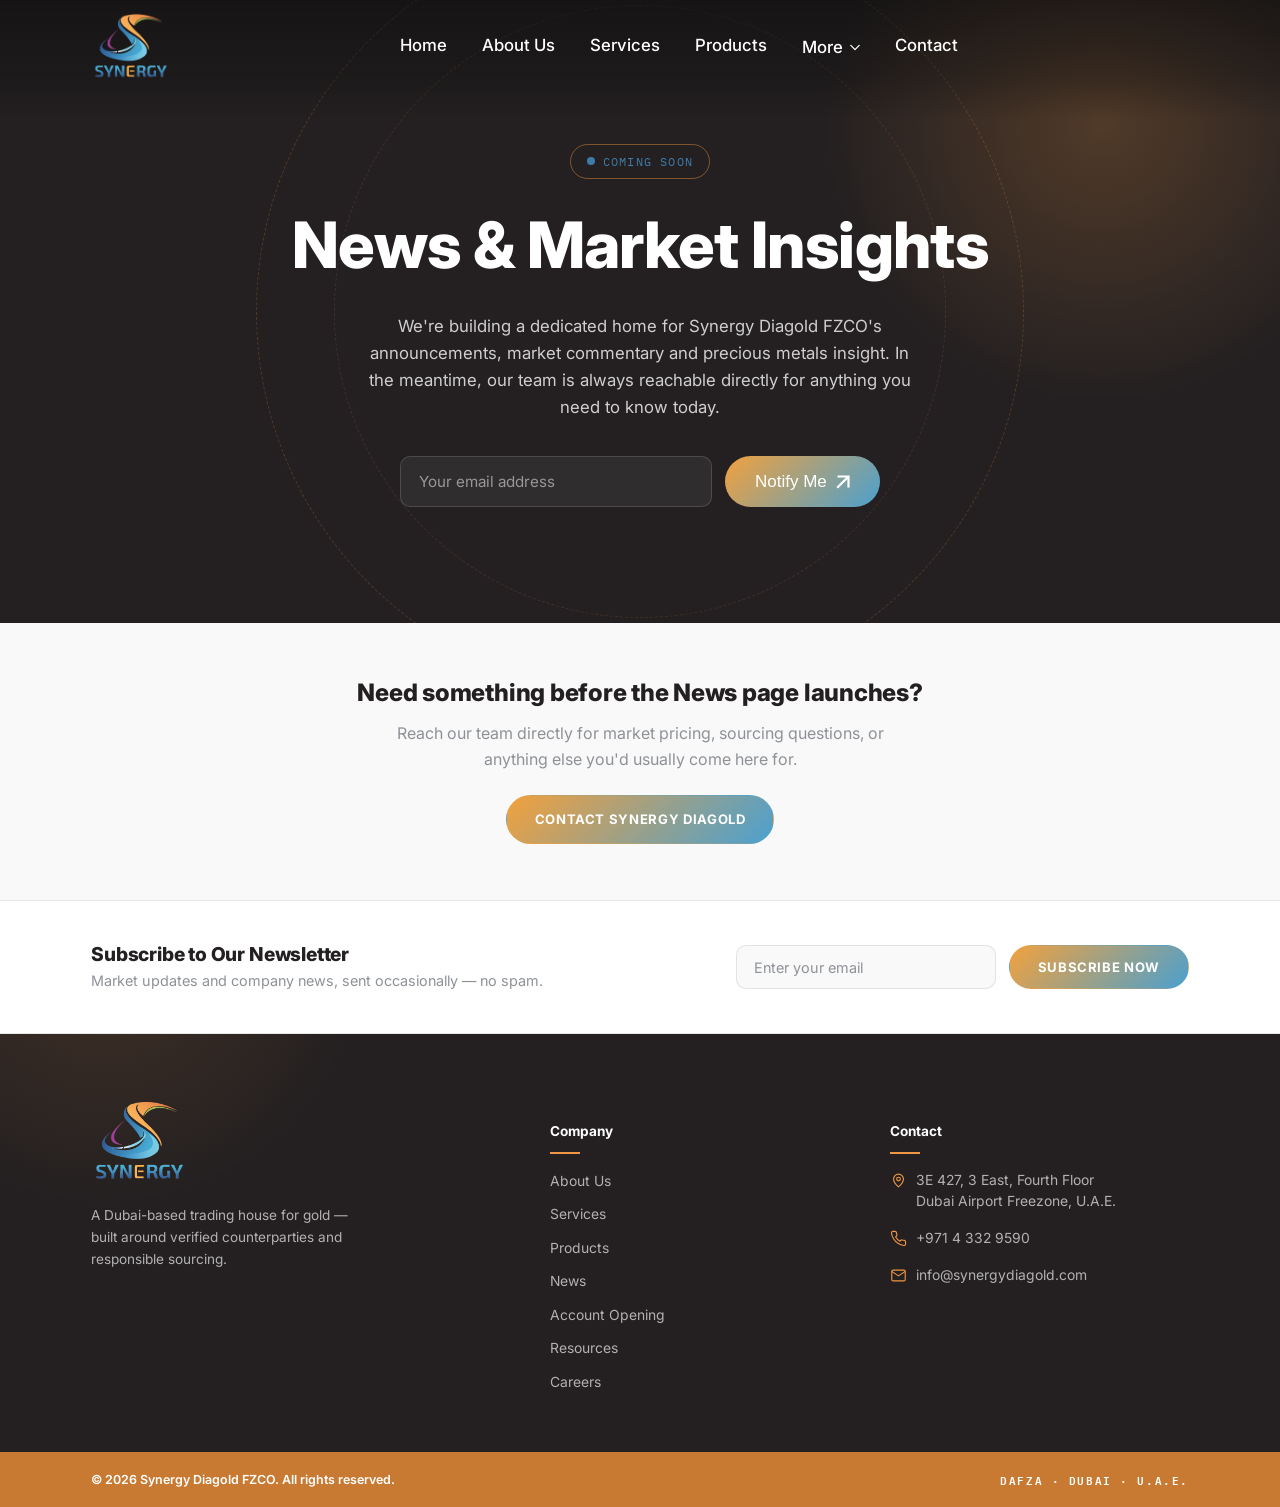
<file: news.html>
<!doctype html>
<html lang="en">
<head>
<meta charset="UTF-8">
<meta name="viewport" content="width=device-width, initial-scale=1.0">
<title>News — Synergy Diagold FZCO</title>
<meta name="description" content="Synergy Diagold FZCO news and market insights — coming soon.">
<link rel="icon" type="image/png" sizes="32x32" href="assets/favicon-32.png">
<link rel="icon" type="image/png" sizes="16x16" href="assets/favicon-16.png">
<link rel="apple-touch-icon" sizes="180x180" href="assets/apple-touch-icon.png">
<link rel="preconnect" href="https://fonts.googleapis.com">
<link rel="preconnect" href="https://fonts.gstatic.com" crossorigin>
<link href="https://fonts.googleapis.com/css2?family=IBM+Plex+Mono:wght@400;500&family=Inter:wght@400;500;600;700;800&display=swap" rel="stylesheet">
<link rel="stylesheet" href="css/style.css">
</head>
<body>

<header class="site-header">
  <nav class="nav">
    <a href="index.html" class="nav-brand">
      <img src="assets/synergy-diagold-logo.png" alt="Synergy Diagold FZCO">
    </a>
    <ul class="nav-links">
      <li><a href="index.html">Home</a></li>
      <li><a href="about.html">About Us</a></li>
      <li><a href="services.html">Services</a></li>
      <li><a href="products.html">Products</a></li>
      <li class="nav-has-dropdown">
        <button type="button" class="nav-dropdown-toggle" aria-haspopup="true">
          More
          <svg class="nav-caret" viewBox="0 0 12 8" aria-hidden="true"><path d="M1 1.5 6 6.5 11 1.5" fill="none" stroke="currentColor" stroke-width="1.5" stroke-linecap="round" stroke-linejoin="round"/></svg>
        </button>
        <ul class="nav-dropdown-menu">
          <li><a href="news.html">News</a></li>
          <li><a href="account-opening.html">Account Opening</a></li>
          <li><a href="resources.html">Resources</a></li>
          <li><a href="careers.html">Careers</a></li>
        </ul>
      </li>
      <li><a href="contact.html">Contact</a></li>
    </ul>
    <div class="nav-cta">
      <button class="nav-toggle" aria-label="Toggle menu"><span></span><span></span><span></span></button>
    </div>
  </nav>
</header>

<div class="nav-overlay" id="navOverlay">
  <button class="nav-overlay-close" aria-label="Close menu">&times;</button>
  <ul class="nav-overlay-links">
    <li><a href="index.html">Home</a></li>
    <li><a href="about.html">About Us</a></li>
    <li><a href="services.html">Services</a></li>
    <li><a href="products.html">Products</a></li>
    <li class="nav-overlay-sub-label">More</li>
    <li><a href="news.html" class="is-sub">News</a></li>
    <li><a href="account-opening.html" class="is-sub">Account Opening</a></li>
    <li><a href="resources.html" class="is-sub">Resources</a></li>
    <li><a href="careers.html" class="is-sub">Careers</a></li>
    <li><a href="contact.html">Contact</a></li>
  </ul>
  <div class="nav-overlay-contact">
    <a href="mailto:info@synergydiagold.com">info@synergydiagold.com</a>
    <a href="tel:+97143329590">+971 4 332 9590</a>
  </div>
</div>

<section class="on-dark coming-soon">
  <div class="coming-soon-ring" aria-hidden="true"></div>
  <div class="container">    <span class="coming-soon-badge"><span class="pulse-dot" aria-hidden="true"></span>Coming Soon</span>
    <h1 class="reveal-fade">News &amp; Market Insights</h1>
    <p class="lede reveal-fade d1">We're building a dedicated home for Synergy Diagold FZCO's announcements, market commentary and precious metals insight. In the meantime, our team is always reachable directly for anything you need to know today.</p>
    <form class="coming-soon-notify js-enquiry-form reveal-fade d2" novalidate>
      <input type="email" name="email" placeholder="Your email address" autocomplete="email" required>
      <input type="hidden" name="subject" value="Notify me — News page launch">
      <button type="submit" class="cta-arrow">
        <span>Notify Me</span>
        <em>
          <svg viewBox="0 0 16 17" aria-hidden="true"><path d="M13.338 5.044 1.882 16.5 0 14.618 11.455 3.162H1.359V0.5H16v14.641h-2.662V5.044Z" fill="currentColor"/></svg>
          <svg viewBox="0 0 16 17" aria-hidden="true"><path d="M13.338 5.044 1.882 16.5 0 14.618 11.455 3.162H1.359V0.5H16v14.641h-2.662V5.044Z" fill="currentColor"/></svg>
        </em>
      </button>
      <p class="form-status" role="status" aria-live="polite" style="flex-basis:100%; text-align:center;"></p>
    </form>
  </div>
</section>

<section class="section-sm on-light">
  <div class="container text-center">
    <h2 style="max-width:600px; margin-left:auto; margin-right:auto;">Need something before the News page launches?</h2>
    <p class="slate-text" style="max-width:520px; margin:0.8rem auto 0;">Reach our team directly for market pricing, sourcing questions, or anything else you'd usually come here for.</p>
    <a href="contact.html" class="btn btn-primary" style="margin-top:1.4rem;">Contact Synergy Diagold</a>
  </div>
</section>

<footer class="site-footer">
  <div class="newsletter-strip">
    <div class="container newsletter-inner">
      <div>
        <h3>Subscribe to Our Newsletter</h3>
        <p>Market updates and company news, sent occasionally &mdash; no spam.</p>
      </div>
      <form class="newsletter-form js-newsletter-form" novalidate>
        <input type="email" name="email" placeholder="Enter your email" aria-label="Email address" required>
        <button type="submit" class="btn btn-primary">Subscribe Now</button>
      </form>
    </div>
  </div>
  <div class="container">
    <div class="footer-grid">
      <div class="footer-brand">
        <img src="assets/synergy-diagold-logo.png" alt="Synergy Diagold FZCO">
        <p>A Dubai-based trading house for gold — built around verified counterparties and responsible sourcing.</p>
      </div>
      <div class="footer-col">
        <h5>Company</h5>
        <ul>
          <li><a href="about.html">About Us</a></li>
          <li><a href="services.html">Services</a></li>
          <li><a href="products.html">Products</a></li>
          <li><a href="news.html">News</a></li>
          <li><a href="account-opening.html">Account Opening</a></li>
          <li><a href="resources.html">Resources</a></li>
          <li><a href="careers.html">Careers</a></li>
        </ul>
      </div>
      <div class="footer-col">
        <h5>Contact</h5>
        <ul class="footer-contact">
          <li>
            <svg viewBox="0 0 24 24" aria-hidden="true"><path d="M12 21s7-5.686 7-11a7 7 0 1 0-14 0c0 5.314 7 11 7 11z"/><circle cx="12" cy="10" r="2.6"/></svg>
            <span>3E 427, 3 East, Fourth Floor<br>Dubai Airport Freezone, U.A.E.</span>
          </li>
          <li>
            <svg viewBox="0 0 24 24" aria-hidden="true"><path d="M22 16.9v3a2 2 0 0 1-2.2 2 19.8 19.8 0 0 1-8.6-3.1 19.5 19.5 0 0 1-6-6A19.8 19.8 0 0 1 2.1 4.2 2 2 0 0 1 4.1 2h3a2 2 0 0 1 2 1.7c.1.9.3 1.8.6 2.7a2 2 0 0 1-.4 2.1L8 9.8a16 16 0 0 0 6 6l1.3-1.3a2 2 0 0 1 2.1-.4c.9.3 1.8.5 2.7.6a2 2 0 0 1 1.7 2z"/></svg>
            <a href="tel:+97143329590">+971 4 332 9590</a>
          </li>
          <li>
            <svg viewBox="0 0 24 24" aria-hidden="true"><rect x="2.5" y="4.5" width="19" height="15" rx="2"/><path d="m3 6.5 9 6 9-6"/></svg>
            <a href="mailto:info@synergydiagold.com">info@synergydiagold.com</a>
          </li>
        </ul>
      </div>
    </div>
  </div>
  <div class="footer-bottom">
    <div class="container footer-bottom-inner">
      <span class="footer-copyright">&copy; 2026 Synergy Diagold FZCO. All rights reserved.</span>
      <span class="small-caps">DAFZA &middot; Dubai &middot; U.A.E.</span>
    </div>
  </div>
</footer>

<button class="back-to-top" aria-label="Back to top">&uarr;</button>

<script src="js/main.js"></script>
</body>
</html>
</file>
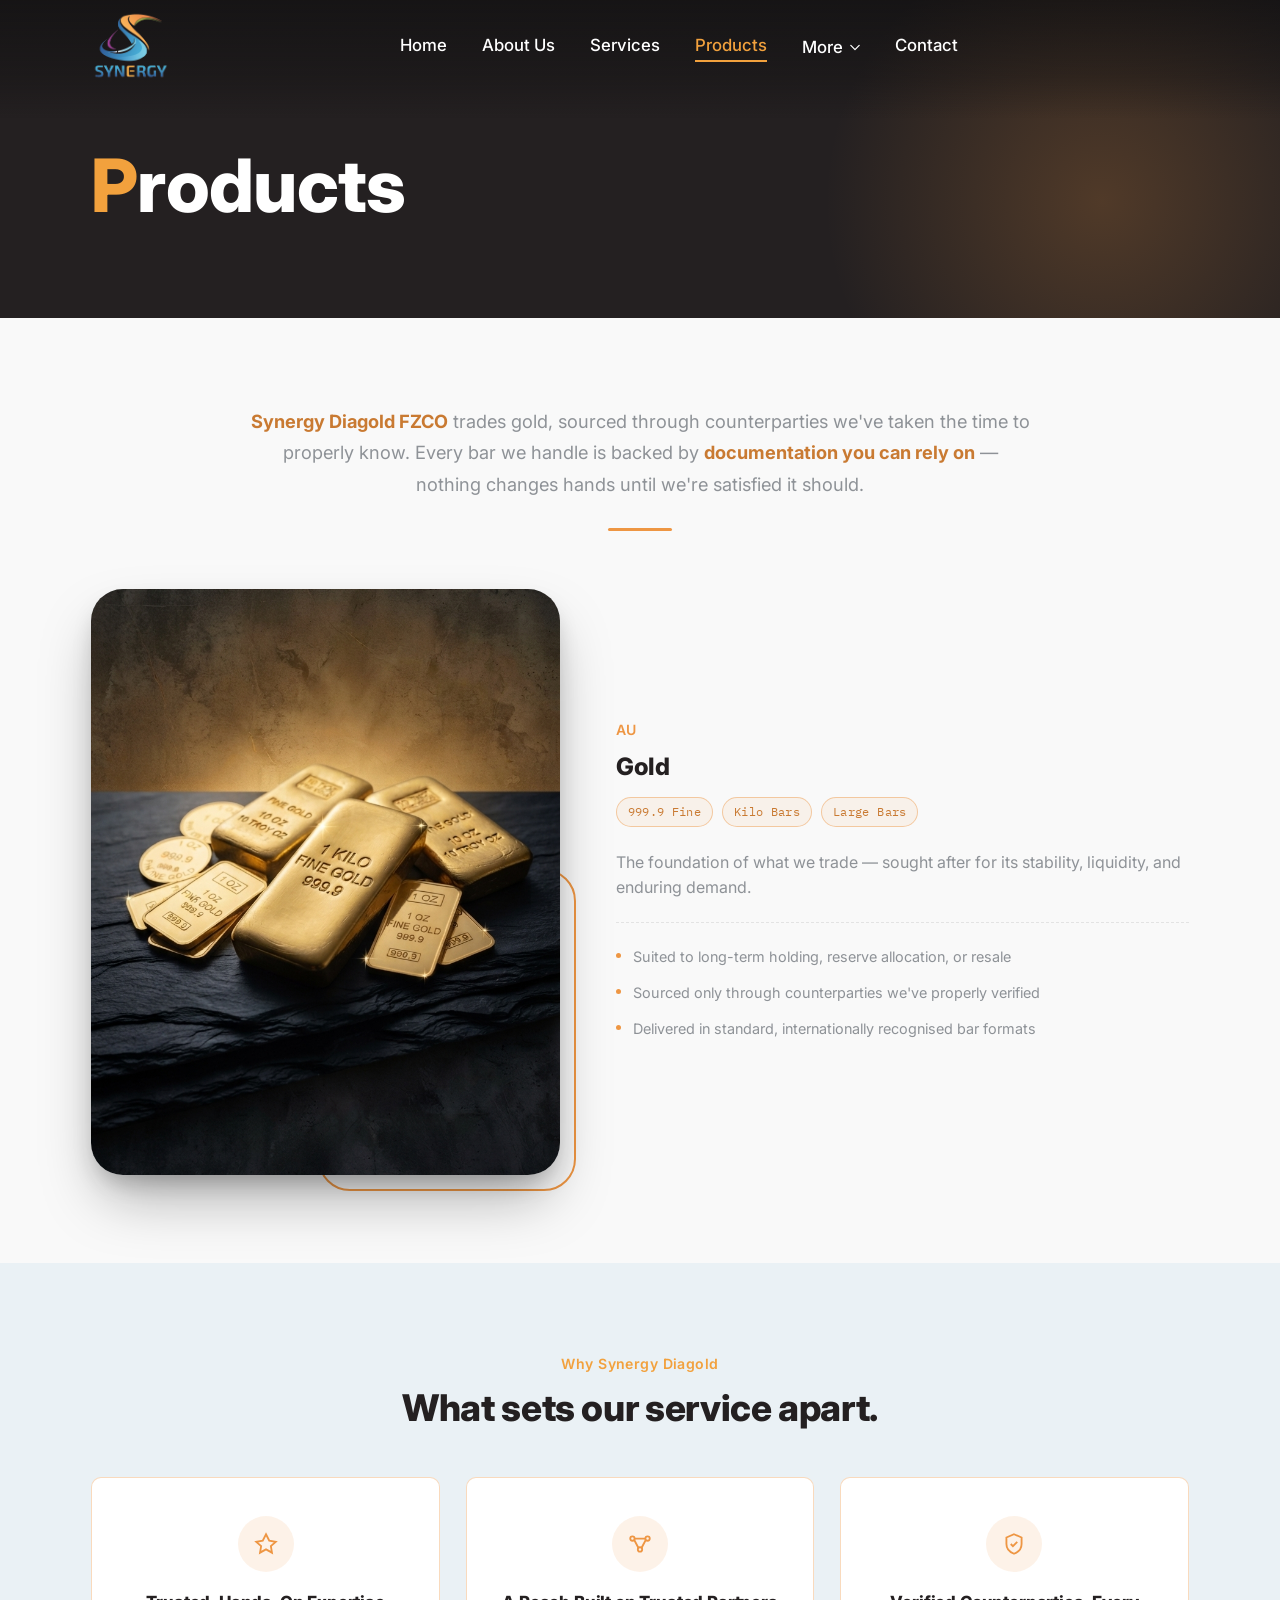
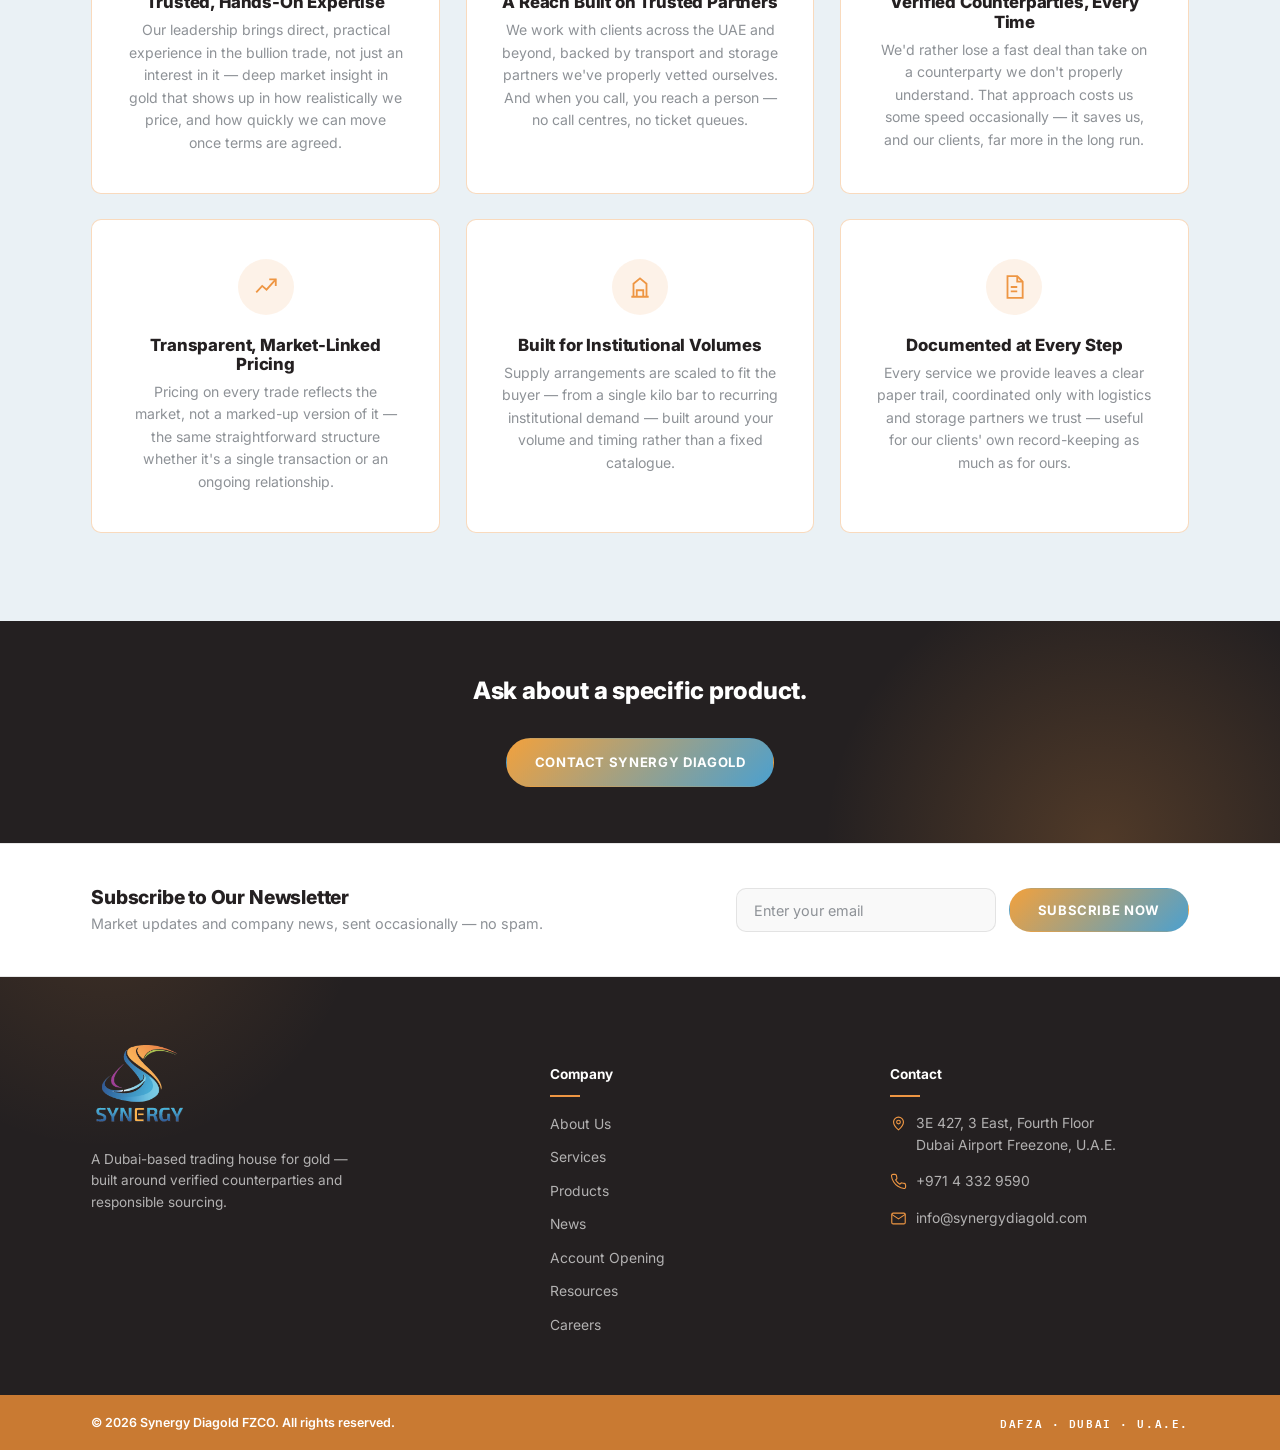
<file: products.html>
<!doctype html>
<html lang="en">
<head>
<meta charset="UTF-8">
<meta name="viewport" content="width=device-width, initial-scale=1.0">
<title>Products — Synergy Diagold FZCO</title>
<meta name="description" content="Synergy Diagold FZCO trades gold, sourced through counterparties we've taken the time to properly know.">
<link rel="icon" type="image/png" sizes="32x32" href="assets/favicon-32.png">
<link rel="icon" type="image/png" sizes="16x16" href="assets/favicon-16.png">
<link rel="apple-touch-icon" sizes="180x180" href="assets/apple-touch-icon.png">
<link rel="preconnect" href="https://fonts.googleapis.com">
<link rel="preconnect" href="https://fonts.gstatic.com" crossorigin>
<link href="https://fonts.googleapis.com/css2?family=IBM+Plex+Mono:wght@400;500&family=Inter:wght@400;500;600;700;800&display=swap" rel="stylesheet">
<link rel="stylesheet" href="css/style.css">
</head>
<body>

<header class="site-header">
  <nav class="nav">
    <a href="index.html" class="nav-brand">
      <img src="assets/synergy-diagold-logo.png" alt="Synergy Diagold FZCO">
    </a>
    <ul class="nav-links">
      <li><a href="index.html">Home</a></li>
      <li><a href="about.html">About Us</a></li>
      <li><a href="services.html">Services</a></li>
      <li><a href="products.html">Products</a></li>
      <li class="nav-has-dropdown">
        <button type="button" class="nav-dropdown-toggle" aria-haspopup="true">
          More
          <svg class="nav-caret" viewBox="0 0 12 8" aria-hidden="true"><path d="M1 1.5 6 6.5 11 1.5" fill="none" stroke="currentColor" stroke-width="1.5" stroke-linecap="round" stroke-linejoin="round"/></svg>
        </button>
        <ul class="nav-dropdown-menu">
          <li><a href="news.html">News</a></li>
          <li><a href="account-opening.html">Account Opening</a></li>
          <li><a href="resources.html">Resources</a></li>
          <li><a href="careers.html">Careers</a></li>
        </ul>
      </li>
      <li><a href="contact.html">Contact</a></li>
    </ul>
    <div class="nav-cta">
      <button class="nav-toggle" aria-label="Toggle menu"><span></span><span></span><span></span></button>
    </div>
  </nav>
</header>

<div class="nav-overlay" id="navOverlay">
  <button class="nav-overlay-close" aria-label="Close menu">&times;</button>
  <ul class="nav-overlay-links">
    <li><a href="index.html">Home</a></li>
    <li><a href="about.html">About Us</a></li>
    <li><a href="services.html">Services</a></li>
    <li><a href="products.html">Products</a></li>
    <li class="nav-overlay-sub-label">More</li>
    <li><a href="news.html" class="is-sub">News</a></li>
    <li><a href="account-opening.html" class="is-sub">Account Opening</a></li>
    <li><a href="resources.html" class="is-sub">Resources</a></li>
    <li><a href="careers.html" class="is-sub">Careers</a></li>
    <li><a href="contact.html">Contact</a></li>
  </ul>
  <div class="nav-overlay-contact">
    <a href="mailto:info@synergydiagold.com">info@synergydiagold.com</a>
    <a href="tel:+97143329590">+971 4 332 9590</a>
  </div>
</div>

<section class="page-header on-dark">
  <div class="container">
    <h1><span class="first-letter">P</span>roducts</h1>
  </div>
</section>

<section class="section on-light">
  <div class="container">
    <div class="services-intro reveal-fade">
      <p class="lede slate-text"><strong>Synergy Diagold FZCO</strong> trades gold, sourced through counterparties we've taken the time to properly know. Every bar we handle is backed by <strong>documentation you can rely on</strong> — nothing changes hands until we're satisfied it should.</p>
      <span class="services-intro-rule" aria-hidden="true"></span>
    </div>
    <div class="about-block reveal-fade">
      <div class="about-photo">
        <img src="images/gold-bar.png" alt="Fine gold bullion bar, 999.9">
      </div>
      <div class="about-copy">
        <div class="eyebrow">AU</div>
        <h2 class="split-words">Gold</h2>
        <div class="product-spec-row">
          <span class="product-spec-pill">999.9 Fine</span>
          <span class="product-spec-pill">Kilo Bars</span>
          <span class="product-spec-pill">Large Bars</span>
        </div>
        <p class="slate-text">The foundation of what we trade — sought after for its stability, liquidity, and enduring demand.</p>
        <ul class="mini-list">
          <li>Suited to long-term holding, reserve allocation, or resale</li>
          <li>Sourced only through counterparties we've properly verified</li>
          <li>Delivered in standard, internationally recognised bar formats</li>
        </ul>
      </div>
    </div>
  </div>
</section>

<section class="section on-alt">
  <div class="container">
    <div class="section-head mx-auto text-center">
      <div class="eyebrow eyebrow-accent-orange">Why Synergy Diagold</div>
      <h2 class="split-words">What sets our service apart.</h2>
    </div>
    <div class="teaser-grid cols-3">
      <div class="value-card reveal-fade d1">
        <div class="icon-badge">
          <svg viewBox="0 0 24 24"><path d="M12 3l3 6 6 1-4.5 4 1 6L12 17l-5.5 3 1-6L3 10l6-1z"/></svg>
        </div>
        <h3>Trusted, Hands-On Expertise</h3>
        <p>Our leadership brings direct, practical experience in the bullion trade, not just an interest in it — deep market insight in gold that shows up in how realistically we price, and how quickly we can move once terms are agreed.</p>
      </div>
      <div class="value-card reveal-fade d2">
        <div class="icon-badge">
          <svg viewBox="0 0 24 24"><circle cx="5" cy="7" r="2"/><circle cx="19" cy="7" r="2"/><circle cx="12" cy="17" r="2"/><path d="M6.7 8.3 10.5 15.5M17.3 8.3 13.5 15.5M7 7h10"/></svg>
        </div>
        <h3>A Reach Built on Trusted Partners</h3>
        <p>We work with clients across the UAE and beyond, backed by transport and storage partners we've properly vetted ourselves. And when you call, you reach a person — no call centres, no ticket queues.</p>
      </div>
      <div class="value-card reveal-fade d3">
        <div class="icon-badge">
          <svg viewBox="0 0 24 24"><path d="M12 3l7 3v6c0 4.5-3 7.5-7 9-4-1.5-7-4.5-7-9V6l7-3z"/><path d="M9 12l2 2 4-4"/></svg>
        </div>
        <h3>Verified Counterparties, Every Time</h3>
        <p>We'd rather lose a fast deal than take on a counterparty we don't properly understand. That approach costs us some speed occasionally — it saves us, and our clients, far more in the long run.</p>
      </div>
      <div class="value-card reveal-fade d4">
        <div class="icon-badge">
          <svg viewBox="0 0 24 24"><path d="M3 17l5.5-6 4 3.5L21 5"/><path d="M15 5h6v6"/></svg>
        </div>
        <h3>Transparent, Market-Linked Pricing</h3>
        <p>Pricing on every trade reflects the market, not a marked-up version of it — the same straightforward structure whether it's a single transaction or an ongoing relationship.</p>
      </div>
      <div class="value-card reveal-fade d1">
        <div class="icon-badge">
          <svg viewBox="0 0 24 24"><path d="M4 21h16M6 21V9l6-5 6 5v12M9 21v-6h6v6"/></svg>
        </div>
        <h3>Built for Institutional Volumes</h3>
        <p>Supply arrangements are scaled to fit the buyer — from a single kilo bar to recurring institutional demand — built around your volume and timing rather than a fixed catalogue.</p>
      </div>
      <div class="value-card reveal-fade d2">
        <div class="icon-badge">
          <svg viewBox="0 0 24 24"><path d="M6 2h9l5 5v15H6z"/><path d="M15 2v5h5"/><path d="M9 12h6M9 16h6"/></svg>
        </div>
        <h3>Documented at Every Step</h3>
        <p>Every service we provide leaves a clear paper trail, coordinated only with logistics and storage partners we trust — useful for our clients' own record-keeping as much as for ours.</p>
      </div>
    </div>
  </div>
</section>

<section class="section-sm on-dark">
  <div class="container text-center">
    <h2 style="max-width:600px; margin-left:auto; margin-right:auto;">Ask about a specific product.</h2>
    <a href="contact.html" class="btn btn-primary" style="margin-top:1.2rem;">Contact Synergy Diagold</a>
  </div>
</section>

<footer class="site-footer">
  <div class="newsletter-strip">
    <div class="container newsletter-inner">
      <div>
        <h3>Subscribe to Our Newsletter</h3>
        <p>Market updates and company news, sent occasionally &mdash; no spam.</p>
      </div>
      <form class="newsletter-form js-newsletter-form" novalidate>
        <input type="email" name="email" placeholder="Enter your email" aria-label="Email address" required>
        <button type="submit" class="btn btn-primary">Subscribe Now</button>
      </form>
    </div>
  </div>
  <div class="container">
    <div class="footer-grid">
      <div class="footer-brand">
        <img src="assets/synergy-diagold-logo.png" alt="Synergy Diagold FZCO">
        <p>A Dubai-based trading house for gold — built around verified counterparties and responsible sourcing.</p>
      </div>
      <div class="footer-col">
        <h5>Company</h5>
        <ul>
          <li><a href="about.html">About Us</a></li>
          <li><a href="services.html">Services</a></li>
          <li><a href="products.html">Products</a></li>
          <li><a href="news.html">News</a></li>
          <li><a href="account-opening.html">Account Opening</a></li>
          <li><a href="resources.html">Resources</a></li>
          <li><a href="careers.html">Careers</a></li>
        </ul>
      </div>
      <div class="footer-col">
        <h5>Contact</h5>
        <ul class="footer-contact">
          <li>
            <svg viewBox="0 0 24 24" aria-hidden="true"><path d="M12 21s7-5.686 7-11a7 7 0 1 0-14 0c0 5.314 7 11 7 11z"/><circle cx="12" cy="10" r="2.6"/></svg>
            <span>3E 427, 3 East, Fourth Floor<br>Dubai Airport Freezone, U.A.E.</span>
          </li>
          <li>
            <svg viewBox="0 0 24 24" aria-hidden="true"><path d="M22 16.9v3a2 2 0 0 1-2.2 2 19.8 19.8 0 0 1-8.6-3.1 19.5 19.5 0 0 1-6-6A19.8 19.8 0 0 1 2.1 4.2 2 2 0 0 1 4.1 2h3a2 2 0 0 1 2 1.7c.1.9.3 1.8.6 2.7a2 2 0 0 1-.4 2.1L8 9.8a16 16 0 0 0 6 6l1.3-1.3a2 2 0 0 1 2.1-.4c.9.3 1.8.5 2.7.6a2 2 0 0 1 1.7 2z"/></svg>
            <a href="tel:+97143329590">+971 4 332 9590</a>
          </li>
          <li>
            <svg viewBox="0 0 24 24" aria-hidden="true"><rect x="2.5" y="4.5" width="19" height="15" rx="2"/><path d="m3 6.5 9 6 9-6"/></svg>
            <a href="mailto:info@synergydiagold.com">info@synergydiagold.com</a>
          </li>
        </ul>
      </div>
    </div>
  </div>
  <div class="footer-bottom">
    <div class="container footer-bottom-inner">
      <span class="footer-copyright">&copy; 2026 Synergy Diagold FZCO. All rights reserved.</span>
      <span class="small-caps">DAFZA &middot; Dubai &middot; U.A.E.</span>
    </div>
  </div>
</footer>

<button class="back-to-top" aria-label="Back to top">&uarr;</button>

<script src="js/main.js"></script>
</body>
</html>
</file>
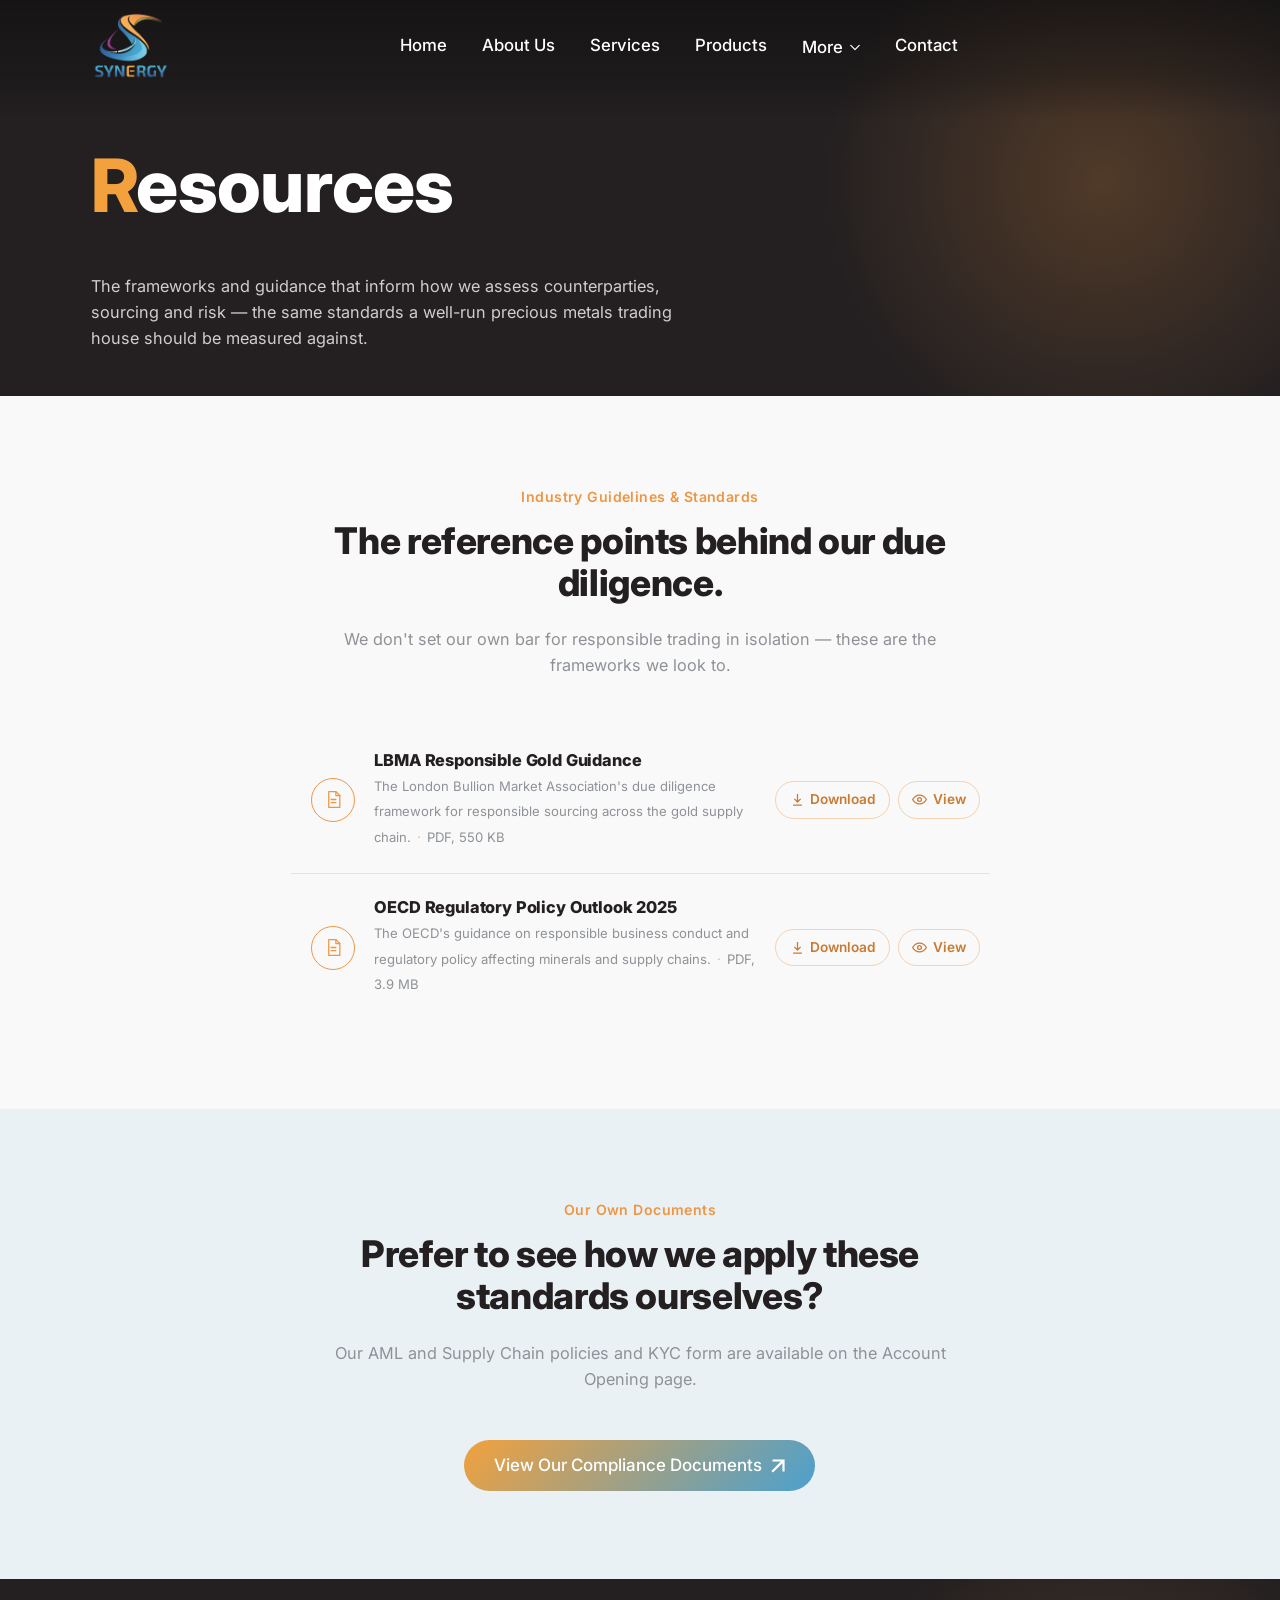
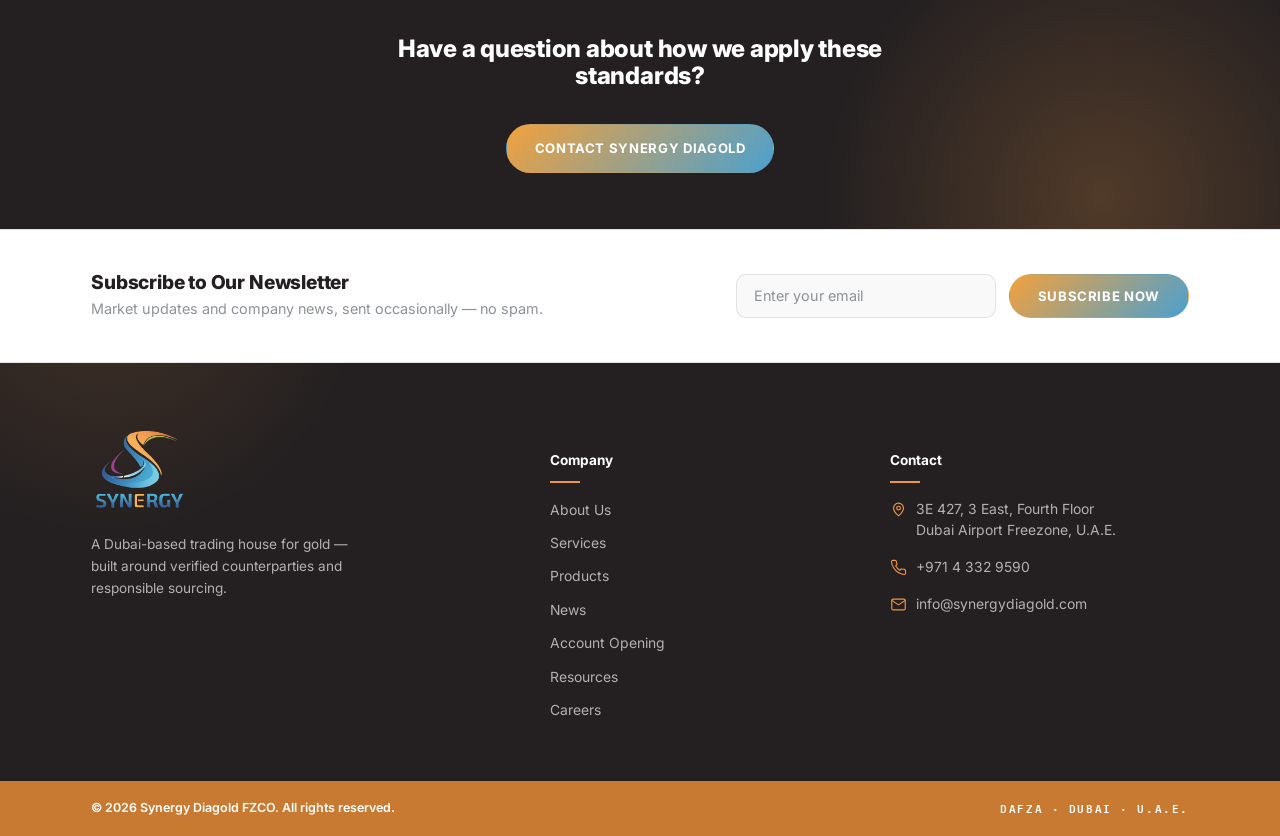
<file: resources.html>
<!doctype html>
<html lang="en">
<head>
<meta charset="UTF-8">
<meta name="viewport" content="width=device-width, initial-scale=1.0">
<title>Resources — Synergy Diagold FZCO</title>
<meta name="description" content="Industry guidelines and standards that inform how Synergy Diagold FZCO trades — DMCC, LBMA and OECD guidance, alongside our own compliance documents.">
<link rel="icon" type="image/png" sizes="32x32" href="assets/favicon-32.png">
<link rel="icon" type="image/png" sizes="16x16" href="assets/favicon-16.png">
<link rel="apple-touch-icon" sizes="180x180" href="assets/apple-touch-icon.png">
<link rel="preconnect" href="https://fonts.googleapis.com">
<link rel="preconnect" href="https://fonts.gstatic.com" crossorigin>
<link href="https://fonts.googleapis.com/css2?family=IBM+Plex+Mono:wght@400;500&family=Inter:wght@400;500;600;700;800&display=swap" rel="stylesheet">
<link rel="stylesheet" href="css/style.css">
</head>
<body>

<header class="site-header">
  <nav class="nav">
    <a href="index.html" class="nav-brand">
      <img src="assets/synergy-diagold-logo.png" alt="Synergy Diagold FZCO">
    </a>
    <ul class="nav-links">
      <li><a href="index.html">Home</a></li>
      <li><a href="about.html">About Us</a></li>
      <li><a href="services.html">Services</a></li>
      <li><a href="products.html">Products</a></li>
      <li class="nav-has-dropdown">
        <button type="button" class="nav-dropdown-toggle" aria-haspopup="true">
          More
          <svg class="nav-caret" viewBox="0 0 12 8" aria-hidden="true"><path d="M1 1.5 6 6.5 11 1.5" fill="none" stroke="currentColor" stroke-width="1.5" stroke-linecap="round" stroke-linejoin="round"/></svg>
        </button>
        <ul class="nav-dropdown-menu">
          <li><a href="news.html">News</a></li>
          <li><a href="account-opening.html">Account Opening</a></li>
          <li><a href="resources.html">Resources</a></li>
          <li><a href="careers.html">Careers</a></li>
        </ul>
      </li>
      <li><a href="contact.html">Contact</a></li>
    </ul>
    <div class="nav-cta">
      <button class="nav-toggle" aria-label="Toggle menu"><span></span><span></span><span></span></button>
    </div>
  </nav>
</header>

<div class="nav-overlay" id="navOverlay">
  <button class="nav-overlay-close" aria-label="Close menu">&times;</button>
  <ul class="nav-overlay-links">
    <li><a href="index.html">Home</a></li>
    <li><a href="about.html">About Us</a></li>
    <li><a href="services.html">Services</a></li>
    <li><a href="products.html">Products</a></li>
    <li class="nav-overlay-sub-label">More</li>
    <li><a href="news.html" class="is-sub">News</a></li>
    <li><a href="account-opening.html" class="is-sub">Account Opening</a></li>
    <li><a href="resources.html" class="is-sub">Resources</a></li>
    <li><a href="careers.html" class="is-sub">Careers</a></li>
    <li><a href="contact.html">Contact</a></li>
  </ul>
  <div class="nav-overlay-contact">
    <a href="mailto:info@synergydiagold.com">info@synergydiagold.com</a>
    <a href="tel:+97143329590">+971 4 332 9590</a>
  </div>
</div>

<section class="page-header on-dark">
  <div class="container">
    <h1><span class="first-letter">R</span>esources</h1>
    <p class="lede">The frameworks and guidance that inform how we assess counterparties, sourcing and risk — the same standards a well-run precious metals trading house should be measured against.</p>  </div>
</section>

<section class="section on-light">
  <div class="container">
    <div class="section-head mx-auto text-center">
      <div class="eyebrow">Industry Guidelines &amp; Standards</div>
      <h2>The reference points behind our due diligence.</h2>
      <p class="lede slate-text">We don't set our own bar for responsible trading in isolation — these are the frameworks we look to.</p>
    </div>
    <div class="doc-list max-w-prose mx-auto">
      <div class="doc-row reveal-fade">
        <span class="doc-row-icon" aria-hidden="true"><svg viewBox="0 0 24 24"><path d="M6 2h9l5 5v15H6z"/><path d="M15 2v5h5"/><path d="M9 12h6M9 16h6"/></svg></span>
        <span class="doc-row-text">
          <h3>LBMA Responsible Gold Guidance</h3>
          <span class="doc-row-meta">The London Bullion Market Association's due diligence framework for responsible sourcing across the gold supply chain.<span class="dot">&middot;</span>PDF, 550 KB</span>
        </span>
        <span class="doc-row-actions">
          <a class="doc-row-btn is-download" href="documents/LBMA-Responsible-Gold-Guidance.pdf" download>
            <svg viewBox="0 0 24 24"><path d="M12 3v12M7 11l5 5 5-5M5 21h14"/></svg>
            Download
          </a>
          <a class="doc-row-btn" href="documents/LBMA-Responsible-Gold-Guidance.pdf" target="_blank" rel="noopener">
            <svg viewBox="0 0 24 24"><path d="M1 12s4-7 11-7 11 7 11 7-4 7-11 7-11-7-11-7z"/><circle cx="12" cy="12" r="3"/></svg>
            View
          </a>
        </span>
      </div>
      <div class="doc-row reveal-fade d1">
        <span class="doc-row-icon" aria-hidden="true"><svg viewBox="0 0 24 24"><path d="M6 2h9l5 5v15H6z"/><path d="M15 2v5h5"/><path d="M9 12h6M9 16h6"/></svg></span>
        <span class="doc-row-text">
          <h3>OECD Regulatory Policy Outlook 2025</h3>
          <span class="doc-row-meta">The OECD's guidance on responsible business conduct and regulatory policy affecting minerals and supply chains.<span class="dot">&middot;</span>PDF, 3.9 MB</span>
        </span>
        <span class="doc-row-actions">
          <a class="doc-row-btn is-download" href="documents/OECD-Regulatory-Policy-Outlook-2025.pdf" download>
            <svg viewBox="0 0 24 24"><path d="M12 3v12M7 11l5 5 5-5M5 21h14"/></svg>
            Download
          </a>
          <a class="doc-row-btn" href="documents/OECD-Regulatory-Policy-Outlook-2025.pdf" target="_blank" rel="noopener">
            <svg viewBox="0 0 24 24"><path d="M1 12s4-7 11-7 11 7 11 7-4 7-11 7-11-7-11-7z"/><circle cx="12" cy="12" r="3"/></svg>
            View
          </a>
        </span>
      </div>
    </div>
  </div>
</section>

<section class="section on-alt">
  <div class="container">
    <div class="section-head mx-auto text-center">
      <div class="eyebrow">Our Own Documents</div>
      <h2>Prefer to see how we apply these standards ourselves?</h2>
      <p class="lede slate-text">Our AML and Supply Chain policies and KYC form are available on the Account Opening page.</p>
    </div>
    <div class="text-center">
      <a href="account-opening.html#policies" class="cta-arrow">
        <span>View Our Compliance Documents</span>
        <em>
          <svg viewBox="0 0 16 17" aria-hidden="true"><path d="M13.338 5.044 1.882 16.5 0 14.618 11.455 3.162H1.359V0.5H16v14.641h-2.662V5.044Z" fill="currentColor"/></svg>
          <svg viewBox="0 0 16 17" aria-hidden="true"><path d="M13.338 5.044 1.882 16.5 0 14.618 11.455 3.162H1.359V0.5H16v14.641h-2.662V5.044Z" fill="currentColor"/></svg>
        </em>
      </a>
    </div>
  </div>
</section>

<section class="section-sm on-dark">
  <div class="container text-center">
    <h2 style="max-width:600px; margin-left:auto; margin-right:auto;">Have a question about how we apply these standards?</h2>
    <a href="contact.html" class="btn btn-primary" style="margin-top:1.2rem;">Contact Synergy Diagold</a>
  </div>
</section>

<footer class="site-footer">
  <div class="newsletter-strip">
    <div class="container newsletter-inner">
      <div>
        <h3>Subscribe to Our Newsletter</h3>
        <p>Market updates and company news, sent occasionally &mdash; no spam.</p>
      </div>
      <form class="newsletter-form js-newsletter-form" novalidate>
        <input type="email" name="email" placeholder="Enter your email" aria-label="Email address" required>
        <button type="submit" class="btn btn-primary">Subscribe Now</button>
      </form>
    </div>
  </div>
  <div class="container">
    <div class="footer-grid">
      <div class="footer-brand">
        <img src="assets/synergy-diagold-logo.png" alt="Synergy Diagold FZCO">
        <p>A Dubai-based trading house for gold — built around verified counterparties and responsible sourcing.</p>
      </div>
      <div class="footer-col">
        <h5>Company</h5>
        <ul>
          <li><a href="about.html">About Us</a></li>
          <li><a href="services.html">Services</a></li>
          <li><a href="products.html">Products</a></li>
          <li><a href="news.html">News</a></li>
          <li><a href="account-opening.html">Account Opening</a></li>
          <li><a href="resources.html">Resources</a></li>
          <li><a href="careers.html">Careers</a></li>
        </ul>
      </div>
      <div class="footer-col">
        <h5>Contact</h5>
        <ul class="footer-contact">
          <li>
            <svg viewBox="0 0 24 24" aria-hidden="true"><path d="M12 21s7-5.686 7-11a7 7 0 1 0-14 0c0 5.314 7 11 7 11z"/><circle cx="12" cy="10" r="2.6"/></svg>
            <span>3E 427, 3 East, Fourth Floor<br>Dubai Airport Freezone, U.A.E.</span>
          </li>
          <li>
            <svg viewBox="0 0 24 24" aria-hidden="true"><path d="M22 16.9v3a2 2 0 0 1-2.2 2 19.8 19.8 0 0 1-8.6-3.1 19.5 19.5 0 0 1-6-6A19.8 19.8 0 0 1 2.1 4.2 2 2 0 0 1 4.1 2h3a2 2 0 0 1 2 1.7c.1.9.3 1.8.6 2.7a2 2 0 0 1-.4 2.1L8 9.8a16 16 0 0 0 6 6l1.3-1.3a2 2 0 0 1 2.1-.4c.9.3 1.8.5 2.7.6a2 2 0 0 1 1.7 2z"/></svg>
            <a href="tel:+97143329590">+971 4 332 9590</a>
          </li>
          <li>
            <svg viewBox="0 0 24 24" aria-hidden="true"><rect x="2.5" y="4.5" width="19" height="15" rx="2"/><path d="m3 6.5 9 6 9-6"/></svg>
            <a href="mailto:info@synergydiagold.com">info@synergydiagold.com</a>
          </li>
        </ul>
      </div>
    </div>
  </div>
  <div class="footer-bottom">
    <div class="container footer-bottom-inner">
      <span class="footer-copyright">&copy; 2026 Synergy Diagold FZCO. All rights reserved.</span>
      <span class="small-caps">DAFZA &middot; Dubai &middot; U.A.E.</span>
    </div>
  </div>
</footer>

<button class="back-to-top" aria-label="Back to top">&uarr;</button>

<script src="js/main.js"></script>
</body>
</html>
</file>
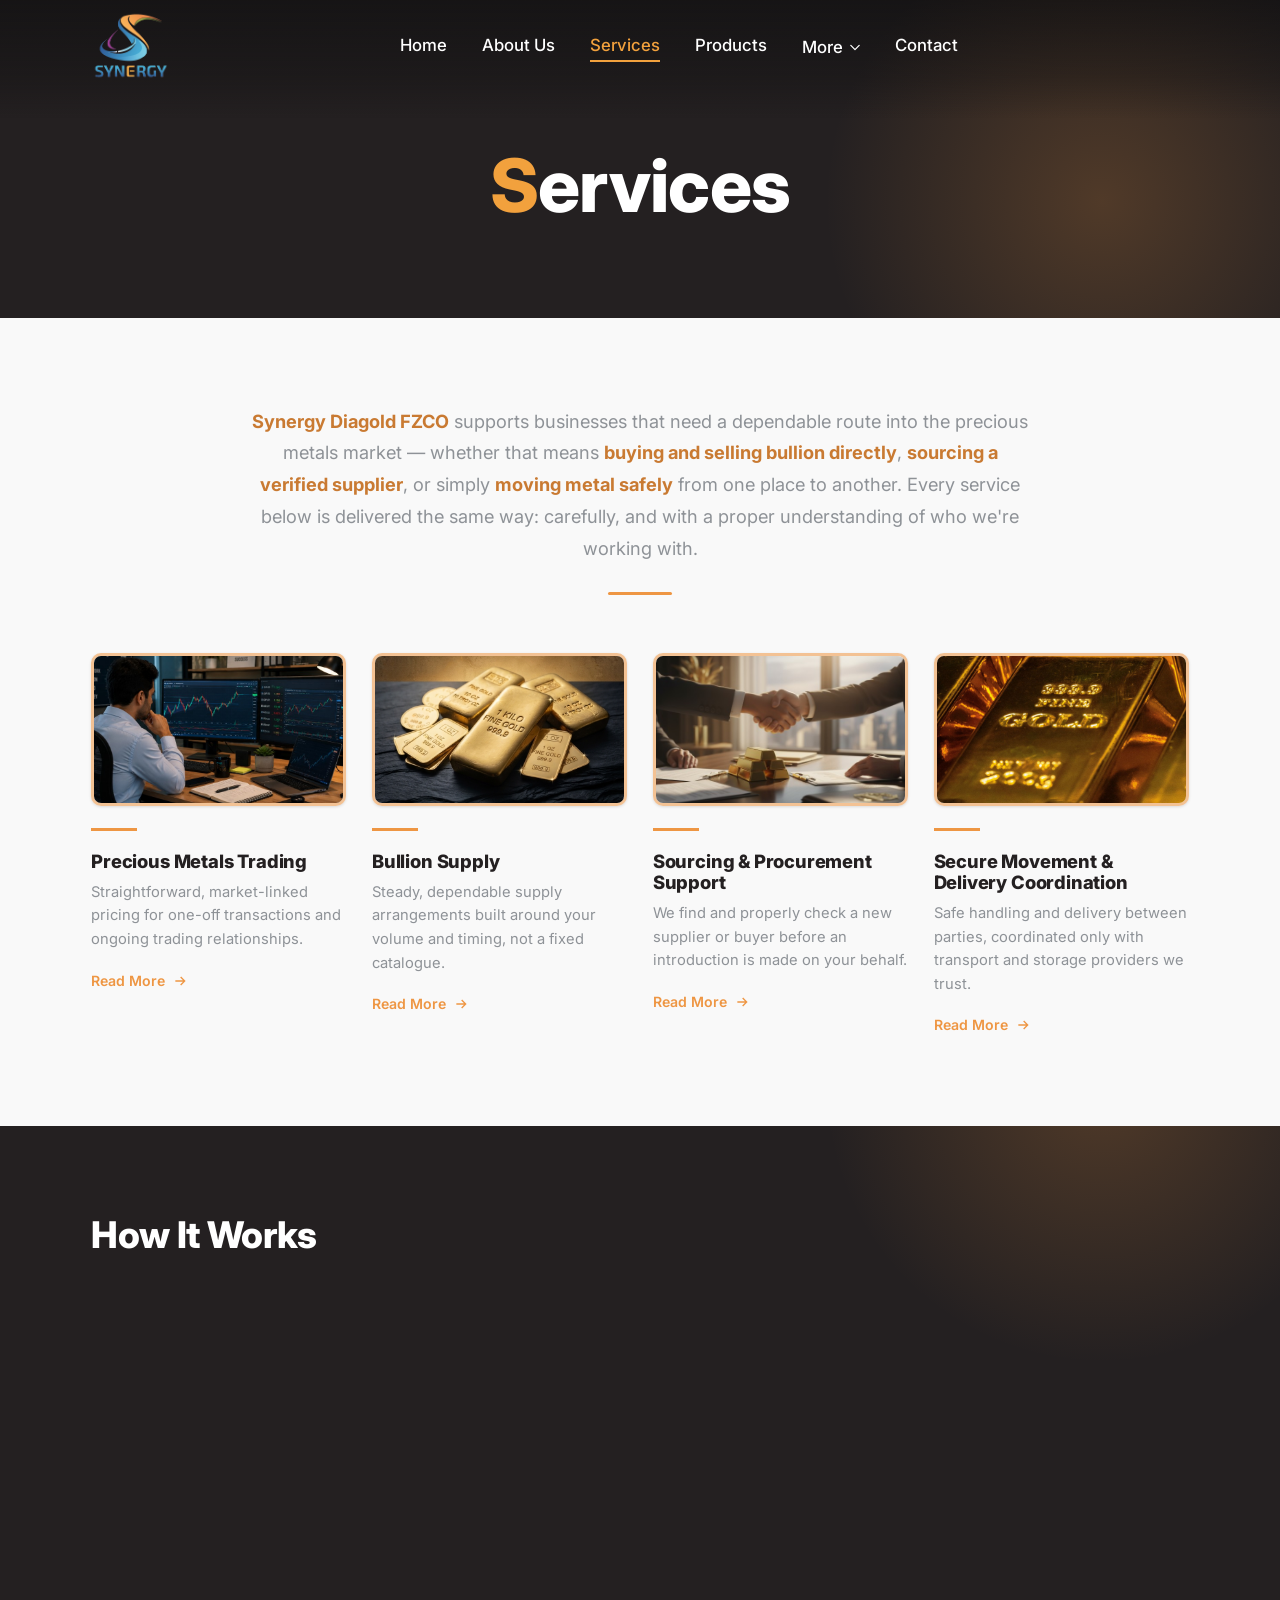
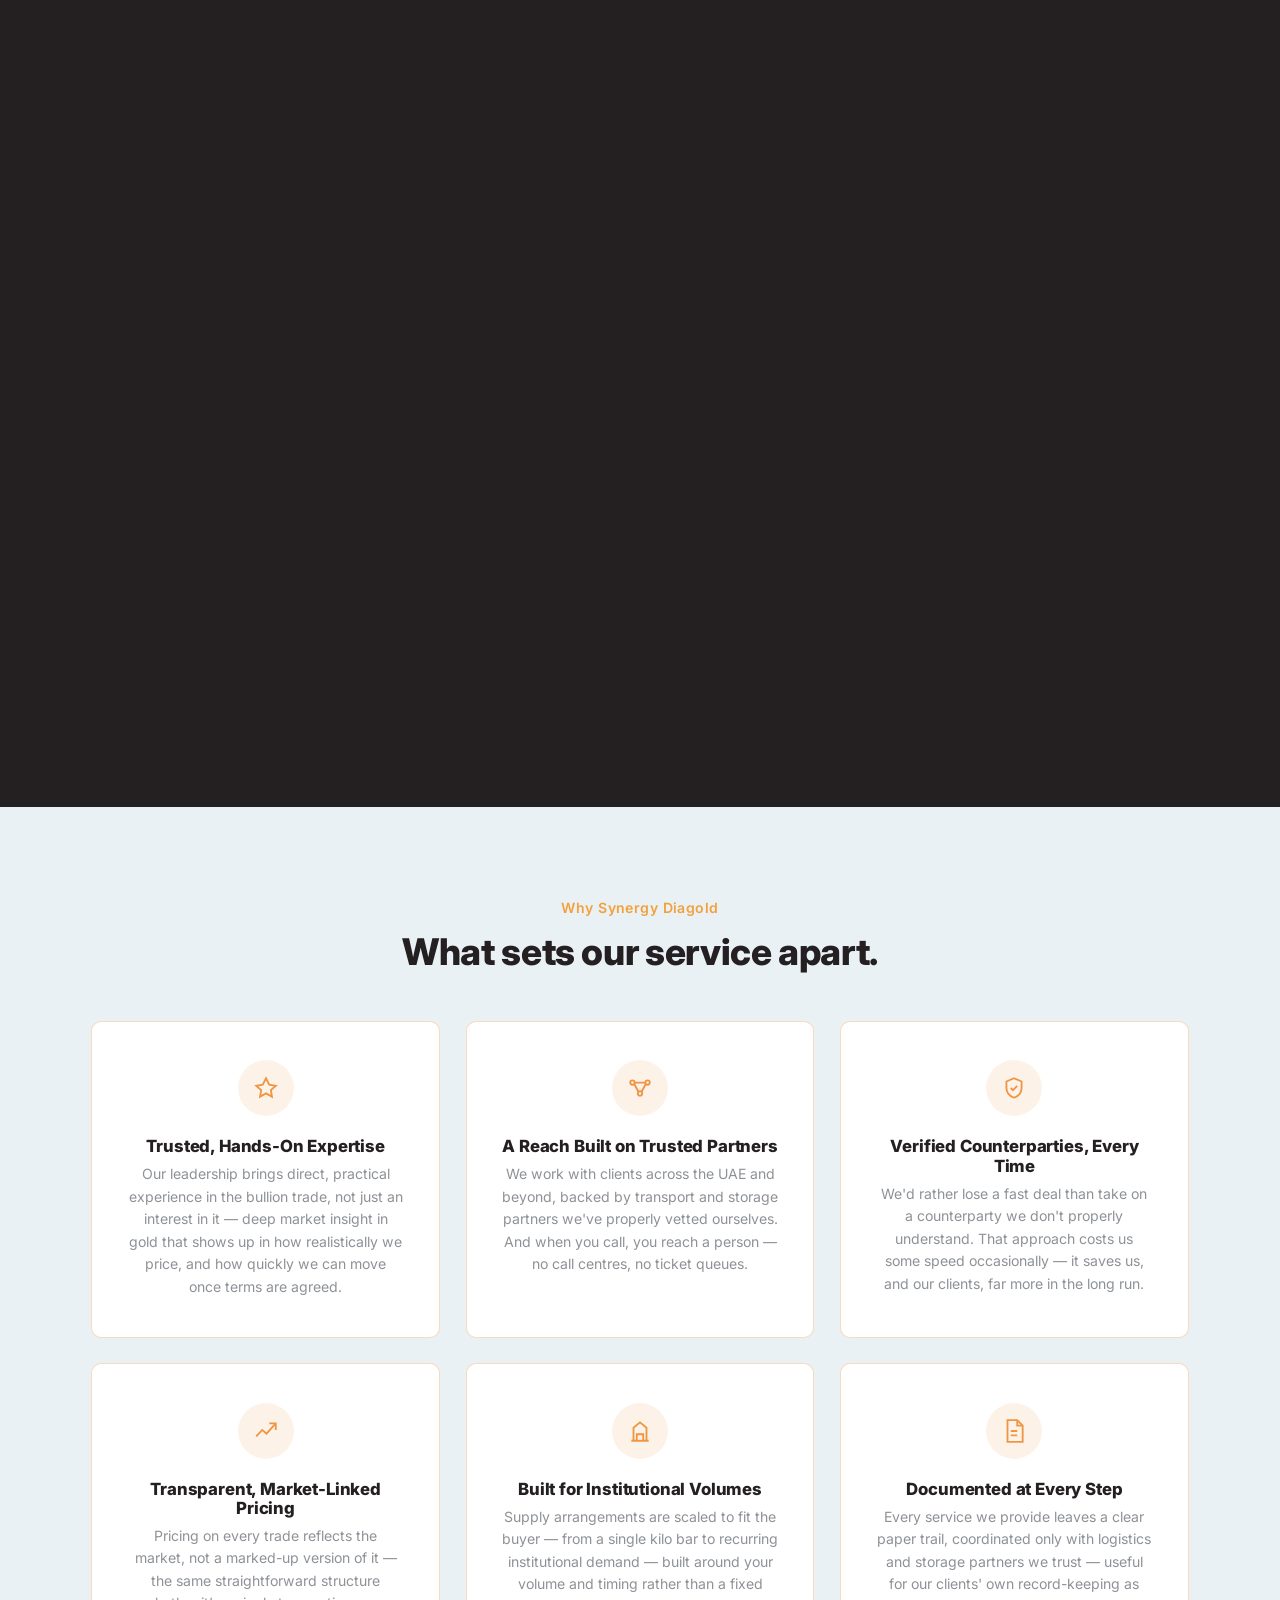
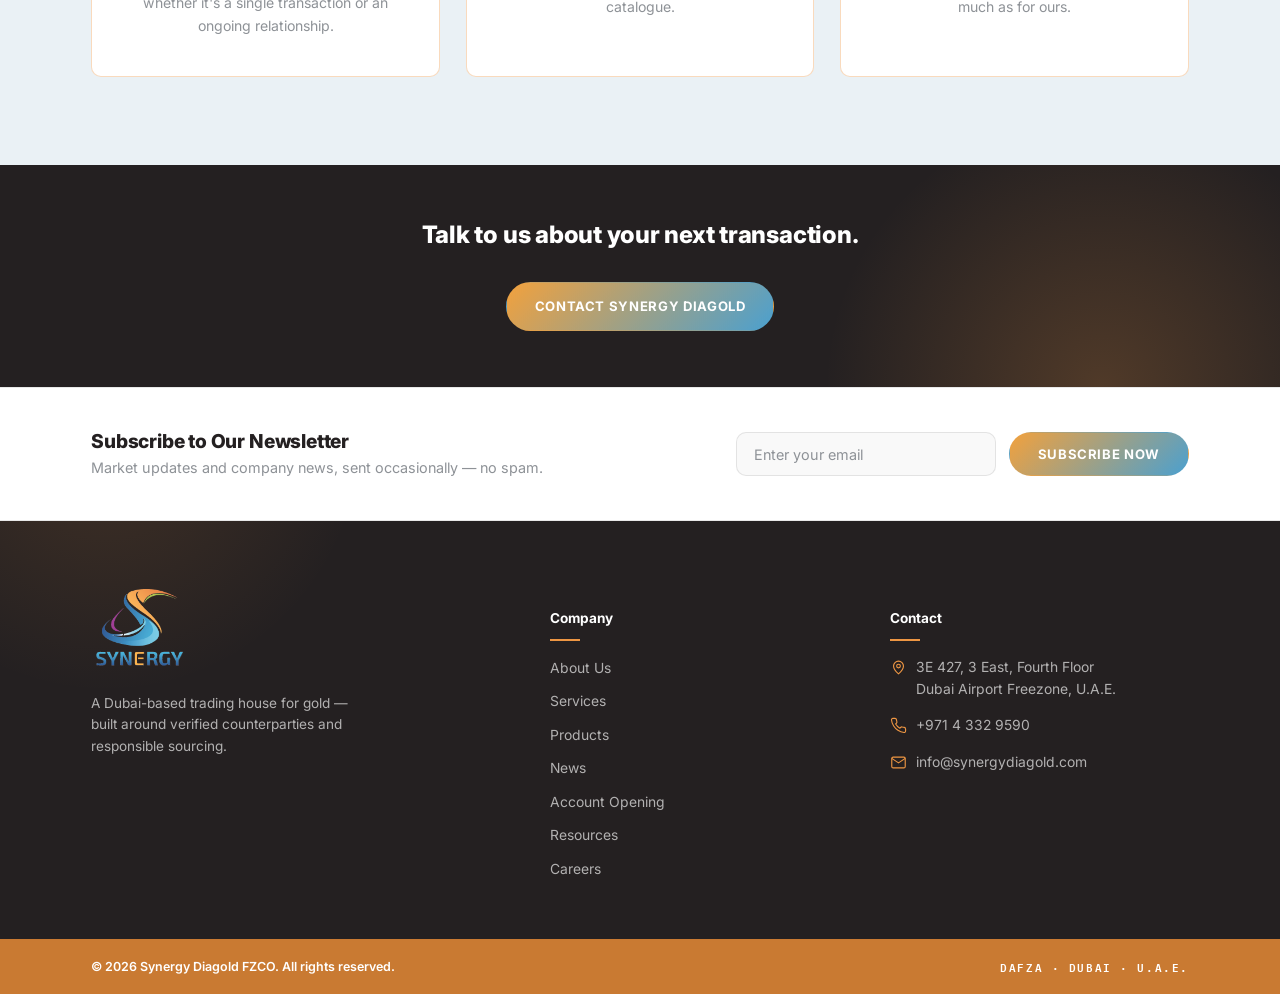
<file: services.html>
<!doctype html>
<html lang="en">
<head>
<meta charset="UTF-8">
<meta name="viewport" content="width=device-width, initial-scale=1.0">
<title>Services — Synergy Diagold FZCO</title>
<meta name="description" content="Precious metals trading, bullion supply, sourcing and procurement support, and secure movement coordination — the services behind Synergy Diagold FZCO.">
<link rel="icon" type="image/png" sizes="32x32" href="assets/favicon-32.png">
<link rel="icon" type="image/png" sizes="16x16" href="assets/favicon-16.png">
<link rel="apple-touch-icon" sizes="180x180" href="assets/apple-touch-icon.png">
<link rel="preconnect" href="https://fonts.googleapis.com">
<link rel="preconnect" href="https://fonts.gstatic.com" crossorigin>
<link href="https://fonts.googleapis.com/css2?family=IBM+Plex+Mono:wght@400;500&family=Inter:wght@400;500;600;700;800&display=swap" rel="stylesheet">
<link rel="stylesheet" href="css/style.css">
</head>
<body>

<header class="site-header">
  <nav class="nav">
    <a href="index.html" class="nav-brand">
      <img src="assets/synergy-diagold-logo.png" alt="Synergy Diagold FZCO">
    </a>
    <ul class="nav-links">
      <li><a href="index.html">Home</a></li>
      <li><a href="about.html">About Us</a></li>
      <li><a href="services.html">Services</a></li>
      <li><a href="products.html">Products</a></li>
      <li class="nav-has-dropdown">
        <button type="button" class="nav-dropdown-toggle" aria-haspopup="true">
          More
          <svg class="nav-caret" viewBox="0 0 12 8" aria-hidden="true"><path d="M1 1.5 6 6.5 11 1.5" fill="none" stroke="currentColor" stroke-width="1.5" stroke-linecap="round" stroke-linejoin="round"/></svg>
        </button>
        <ul class="nav-dropdown-menu">
          <li><a href="news.html">News</a></li>
          <li><a href="account-opening.html">Account Opening</a></li>
          <li><a href="resources.html">Resources</a></li>
          <li><a href="careers.html">Careers</a></li>
        </ul>
      </li>
      <li><a href="contact.html">Contact</a></li>
    </ul>
    <div class="nav-cta">
      <button class="nav-toggle" aria-label="Toggle menu"><span></span><span></span><span></span></button>
    </div>
  </nav>
</header>

<div class="nav-overlay" id="navOverlay">
  <button class="nav-overlay-close" aria-label="Close menu">&times;</button>
  <ul class="nav-overlay-links">
    <li><a href="index.html">Home</a></li>
    <li><a href="about.html">About Us</a></li>
    <li><a href="services.html">Services</a></li>
    <li><a href="products.html">Products</a></li>
    <li class="nav-overlay-sub-label">More</li>
    <li><a href="news.html" class="is-sub">News</a></li>
    <li><a href="account-opening.html" class="is-sub">Account Opening</a></li>
    <li><a href="resources.html" class="is-sub">Resources</a></li>
    <li><a href="careers.html" class="is-sub">Careers</a></li>
    <li><a href="contact.html">Contact</a></li>
  </ul>
  <div class="nav-overlay-contact">
    <a href="mailto:info@synergydiagold.com">info@synergydiagold.com</a>
    <a href="tel:+97143329590">+971 4 332 9590</a>
  </div>
</div>

<section class="page-header on-dark text-center">
  <div class="container">
    <h1><span class="first-letter">S</span>ervices</h1>
  </div>
</section>

<section class="section on-light">
  <div class="container">
    <div class="services-intro reveal-fade">
      <p class="lede slate-text"><strong>Synergy Diagold FZCO</strong> supports businesses that need a dependable route into the precious metals market — whether that means <strong>buying and selling bullion directly</strong>, <strong>sourcing a verified supplier</strong>, or simply <strong>moving metal safely</strong> from one place to another. Every service below is delivered the same way: carefully, and with a proper understanding of who we're working with.</p>
      <span class="services-intro-rule" aria-hidden="true"></span>
    </div>
    <div class="teaser-grid">
      <a href="#trading" class="svc-grid-card">
        <div class="svc-photo"><img src="images/trading-img.jpg" alt="Precious metals trading"></div>
        <div class="svc-rule"></div>
        <h3>Precious Metals Trading</h3>
        <p>Straightforward, market-linked pricing for one-off transactions and ongoing trading relationships.</p>
        <span class="svc-read-more">Read More <svg viewBox="0 0 24 24"><path d="M5 12h14M13 6l6 6-6 6"/></svg></span>
      </a>
      <a href="#bullion-supply" class="svc-grid-card">
        <div class="svc-photo"><img src="images/gold-bar.png" alt="Bullion supply"></div>
        <div class="svc-rule"></div>
        <h3>Bullion Supply</h3>
        <p>Steady, dependable supply arrangements built around your volume and timing, not a fixed catalogue.</p>
        <span class="svc-read-more">Read More <svg viewBox="0 0 24 24"><path d="M5 12h14M13 6l6 6-6 6"/></svg></span>
      </a>
      <a href="#sourcing-procurement" class="svc-grid-card">
        <div class="svc-photo"><img src="images/sourcing-img.jpg" alt="Sourcing and procurement support"></div>
        <div class="svc-rule"></div>
        <h3>Sourcing &amp; Procurement Support</h3>
        <p>We find and properly check a new supplier or buyer before an introduction is made on your behalf.</p>
        <span class="svc-read-more">Read More <svg viewBox="0 0 24 24"><path d="M5 12h14M13 6l6 6-6 6"/></svg></span>
      </a>
      <a href="#secure-movement" class="svc-grid-card">
        <div class="svc-photo"><img src="images/gb.jpg" alt="Secure movement and delivery coordination"></div>
        <div class="svc-rule"></div>
        <h3>Secure Movement &amp; Delivery Coordination</h3>
        <p>Safe handling and delivery between parties, coordinated only with transport and storage providers we trust.</p>
        <span class="svc-read-more">Read More <svg viewBox="0 0 24 24"><path d="M5 12h14M13 6l6 6-6 6"/></svg></span>
      </a>
    </div>
  </div>
</section>

<section class="section on-dark">
  <div class="container">
    <div class="section-head">
      <h2>How It Works</h2>
    </div>
    <div class="detail-grid">
      <div class="detail-block" id="trading">
        <div class="icon-ring">
          <svg viewBox="0 0 24 24"><path d="M4 8h13M17 8l-3-3M17 8l-3 3M20 16H7M7 16l3-3M7 16l3 3"/></svg>
        </div>
        <h3>Precious Metals Trading</h3>
        <p>We buy and sell gold in kilo and large bar formats, working to pricing that reflects the market rather than a marked-up version of it. Trades are scaled to fit the buyer, from single transactions to larger recurring volumes.</p>
        <ul class="mini-list">
          <li>Kilo and large bar formats in gold</li>
          <li>Transparent, market-linked pricing on every trade</li>
          <li>Capacity for high-volume, recurring trading relationships</li>
        </ul>
      </div>
      <div class="detail-block" id="bullion-supply">
        <div class="icon-ring">
          <svg viewBox="0 0 24 24"><path d="M2 7h11v9H2zM13 10h4l3 3v3h-7z"/><circle cx="6.5" cy="19" r="1.6" fill="currentColor" stroke="none"/><circle cx="17.5" cy="19" r="1.6" fill="currentColor" stroke="none"/></svg>
        </div>
        <h3>Bullion Supply</h3>
        <p>For buyers who need a steady, dependable supply rather than a single transaction, we coordinate consistent access to investment-grade bullion — 999.9 fine gold — suited to vault storage, reserve strategy, resale or industrial use.</p>
        <ul class="mini-list">
          <li>Internationally recognised purity standards, with full traceability</li>
          <li>Supply arrangements built around your volume and timing, not a fixed catalogue</li>
          <li>Suited to vault storage, reserve holding, resale and industrial requirements</li>
        </ul>
      </div>
      <div class="detail-block" id="sourcing-procurement">
        <div class="icon-ring">
          <svg viewBox="0 0 24 24"><path d="M12 21s-7-6.1-7-11.5A7 7 0 0 1 19 9.5C19 14.9 12 21 12 21z"/><circle cx="12" cy="9.5" r="2.4"/></svg>
        </div>
        <h3>Sourcing &amp; Procurement Support</h3>
        <p>When a client is looking for a supplier or buyer we haven't worked with before, we take the time to find and properly check one — supporting treasury teams with demand planning and supplier coordination — before making an introduction or agreeing terms on a client's behalf.</p>
        <ul class="mini-list">
          <li>Tailored sourcing for institutions seeking long-term metal access</li>
          <li>Full background checks on any new counterparty before an introduction is made</li>
          <li>Support for procurement and demand planning where metal is needed on a schedule</li>
        </ul>
      </div>
      <div class="detail-block" id="secure-movement">
        <div class="icon-ring">
          <svg viewBox="0 0 24 24"><circle cx="12" cy="12" r="9"/><path d="M3 12h18M12 3a15 15 0 0 1 0 18M12 3a15 15 0 0 0 0 18"/></svg>
        </div>
        <h3>Secure Movement &amp; Delivery Coordination</h3>
        <p>We coordinate secured storage, handling and delivery of bullion through trusted logistics and vaulting partners, with armoured transport and full documentation support at every step.</p>
        <ul class="mini-list">
          <li>Coordination with vetted, insured, armoured transport providers</li>
          <li>Secure vaulting and storage arranged where required</li>
          <li>Clear documentation and paper trail at every step of a delivery</li>
        </ul>
      </div>
    </div>
  </div>
</section>

<section class="section on-alt">
  <div class="container">
    <div class="section-head mx-auto text-center">
      <div class="eyebrow eyebrow-accent-orange">Why Synergy Diagold</div>
      <h2>What sets our service apart.</h2>
    </div>
    <div class="teaser-grid cols-3">
      <div class="value-card">
        <div class="icon-badge">
          <svg viewBox="0 0 24 24"><path d="M12 3l3 6 6 1-4.5 4 1 6L12 17l-5.5 3 1-6L3 10l6-1z"/></svg>
        </div>
        <h3>Trusted, Hands-On Expertise</h3>
        <p>Our leadership brings direct, practical experience in the bullion trade, not just an interest in it — deep market insight in gold that shows up in how realistically we price, and how quickly we can move once terms are agreed.</p>
      </div>
      <div class="value-card">
        <div class="icon-badge">
          <svg viewBox="0 0 24 24"><circle cx="5" cy="7" r="2"/><circle cx="19" cy="7" r="2"/><circle cx="12" cy="17" r="2"/><path d="M6.7 8.3 10.5 15.5M17.3 8.3 13.5 15.5M7 7h10"/></svg>
        </div>
        <h3>A Reach Built on Trusted Partners</h3>
        <p>We work with clients across the UAE and beyond, backed by transport and storage partners we've properly vetted ourselves. And when you call, you reach a person — no call centres, no ticket queues.</p>
      </div>
      <div class="value-card">
        <div class="icon-badge">
          <svg viewBox="0 0 24 24"><path d="M12 3l7 3v6c0 4.5-3 7.5-7 9-4-1.5-7-4.5-7-9V6l7-3z"/><path d="M9 12l2 2 4-4"/></svg>
        </div>
        <h3>Verified Counterparties, Every Time</h3>
        <p>We'd rather lose a fast deal than take on a counterparty we don't properly understand. That approach costs us some speed occasionally — it saves us, and our clients, far more in the long run.</p>
      </div>
      <div class="value-card">
        <div class="icon-badge">
          <svg viewBox="0 0 24 24"><path d="M3 17l5.5-6 4 3.5L21 5"/><path d="M15 5h6v6"/></svg>
        </div>
        <h3>Transparent, Market-Linked Pricing</h3>
        <p>Pricing on every trade reflects the market, not a marked-up version of it — the same straightforward structure whether it's a single transaction or an ongoing relationship.</p>
      </div>
      <div class="value-card">
        <div class="icon-badge">
          <svg viewBox="0 0 24 24"><path d="M4 21h16M6 21V9l6-5 6 5v12M9 21v-6h6v6"/></svg>
        </div>
        <h3>Built for Institutional Volumes</h3>
        <p>Supply arrangements are scaled to fit the buyer — from a single kilo bar to recurring institutional demand — built around your volume and timing rather than a fixed catalogue.</p>
      </div>
      <div class="value-card">
        <div class="icon-badge">
          <svg viewBox="0 0 24 24"><path d="M6 2h9l5 5v15H6z"/><path d="M15 2v5h5"/><path d="M9 12h6M9 16h6"/></svg>
        </div>
        <h3>Documented at Every Step</h3>
        <p>Every service we provide leaves a clear paper trail, coordinated only with logistics and storage partners we trust — useful for our clients' own record-keeping as much as for ours.</p>
      </div>
    </div>
  </div>
</section>

<section class="section-sm on-dark">
  <div class="container text-center">
    <h2 style="max-width:600px; margin-left:auto; margin-right:auto;">Talk to us about your next transaction.</h2>
    <a href="contact.html" class="btn btn-primary" style="margin-top:1.2rem;">Contact Synergy Diagold</a>
  </div>
</section>

<footer class="site-footer">
  <div class="newsletter-strip">
    <div class="container newsletter-inner">
      <div>
        <h3>Subscribe to Our Newsletter</h3>
        <p>Market updates and company news, sent occasionally &mdash; no spam.</p>
      </div>
      <form class="newsletter-form js-newsletter-form" novalidate>
        <input type="email" name="email" placeholder="Enter your email" aria-label="Email address" required>
        <button type="submit" class="btn btn-primary">Subscribe Now</button>
      </form>
    </div>
  </div>
  <div class="container">
    <div class="footer-grid">
      <div class="footer-brand">
        <img src="assets/synergy-diagold-logo.png" alt="Synergy Diagold FZCO">
        <p>A Dubai-based trading house for gold — built around verified counterparties and responsible sourcing.</p>
      </div>
      <div class="footer-col">
        <h5>Company</h5>
        <ul>
          <li><a href="about.html">About Us</a></li>
          <li><a href="services.html">Services</a></li>
          <li><a href="products.html">Products</a></li>
          <li><a href="news.html">News</a></li>
          <li><a href="account-opening.html">Account Opening</a></li>
          <li><a href="resources.html">Resources</a></li>
          <li><a href="careers.html">Careers</a></li>
        </ul>
      </div>
      <div class="footer-col">
        <h5>Contact</h5>
        <ul class="footer-contact">
          <li>
            <svg viewBox="0 0 24 24" aria-hidden="true"><path d="M12 21s7-5.686 7-11a7 7 0 1 0-14 0c0 5.314 7 11 7 11z"/><circle cx="12" cy="10" r="2.6"/></svg>
            <span>3E 427, 3 East, Fourth Floor<br>Dubai Airport Freezone, U.A.E.</span>
          </li>
          <li>
            <svg viewBox="0 0 24 24" aria-hidden="true"><path d="M22 16.9v3a2 2 0 0 1-2.2 2 19.8 19.8 0 0 1-8.6-3.1 19.5 19.5 0 0 1-6-6A19.8 19.8 0 0 1 2.1 4.2 2 2 0 0 1 4.1 2h3a2 2 0 0 1 2 1.7c.1.9.3 1.8.6 2.7a2 2 0 0 1-.4 2.1L8 9.8a16 16 0 0 0 6 6l1.3-1.3a2 2 0 0 1 2.1-.4c.9.3 1.8.5 2.7.6a2 2 0 0 1 1.7 2z"/></svg>
            <a href="tel:+97143329590">+971 4 332 9590</a>
          </li>
          <li>
            <svg viewBox="0 0 24 24" aria-hidden="true"><rect x="2.5" y="4.5" width="19" height="15" rx="2"/><path d="m3 6.5 9 6 9-6"/></svg>
            <a href="mailto:info@synergydiagold.com">info@synergydiagold.com</a>
          </li>
        </ul>
      </div>
    </div>
  </div>
  <div class="footer-bottom">
    <div class="container footer-bottom-inner">
      <span class="footer-copyright">&copy; 2026 Synergy Diagold FZCO. All rights reserved.</span>
      <span class="small-caps">DAFZA &middot; Dubai &middot; U.A.E.</span>
    </div>
  </div>
</footer>

<button class="back-to-top" aria-label="Back to top">&uarr;</button>

<script src="js/main.js"></script>
</body>
</html>
</file>
<file: css/style.css>
/* ==========================================================================
   Synergy Diagold FZCO — Design System v5
   Recoloured to the Diagold Trading brand palette (Onyx black, Charcoal,
   Classic & Antique gold, Platinum silver, Steel gray, Ivory) — see
   Diagold_Color_Palette_1.pdf. Structural layout unchanged from v4.
   ========================================================================== */

:root {
  --white: #FFFFFF;
  --ivory: #F9F9F9;
  --gray-light: #EAF1F5;
  --gray-mid: #E4E5E7;
  --ink: #242021;
  --ink-soft: #322D2F;
  --ink-line: rgba(255, 255, 255, 0.14);
  --indigo: #EE9643;
  --indigo-light: #3E7CA8;
  --indigo-deep: #C97A32;
  --grad-start: #F2A13D;
  --grad-end: #4BA0CF;
  --sky: #8DD0E3;
  --sky-deep: #5CABD4;
  --purple: #9D2798;
  --purple-light: #C15FBC;
  --text-dark: #242021;
  --text-muted: #8E9297;
  --line-on-light: rgba(36, 32, 33, 0.1);

  --font-heading: 'Inter', -apple-system, BlinkMacSystemFont, sans-serif;
  --font-body: 'Inter', -apple-system, BlinkMacSystemFont, sans-serif;
  --font-mono: 'IBM Plex Mono', 'Courier New', monospace;

  --radius: 10px;
  --radius-pill: 999px;
  --max-width: 1200px;
  --gutter: clamp(1.5rem, 4vw, 3.5rem);
}

/* ---------- Reset ---------- */
*, *::before, *::after { box-sizing: border-box; }
html { scroll-behavior: smooth; scroll-padding-top: 6.5rem; }
body {
  margin: 0;
  background: var(--ivory);
  color: var(--text-dark);
  font-family: var(--font-body);
  font-size: 16px;
  line-height: 1.6;
  -webkit-font-smoothing: antialiased;
}
img { max-width: 100%; display: block; }
a { color: inherit; text-decoration: none; }
ul { margin: 0; padding: 0; list-style: none; }
h1, h2, h3, h4 {
  font-family: var(--font-heading);
  font-weight: 800;
  line-height: 1.15;
  margin: 0 0 0.6em;
  letter-spacing: -0.01em;
  color: var(--text-dark);
}
p { margin: 0 0 1.1em; }
p:last-child { margin-bottom: 0; }

.container {
  max-width: var(--max-width);
  margin: 0 auto;
  padding: 0 var(--gutter);
}

/* ---------- Eyebrow ---------- */
.eyebrow {
  display: inline-block;
  font-family: var(--font-body);
  font-size: 0.88rem;
  font-weight: 600;
  letter-spacing: 0.03em;
  color: var(--indigo);
  margin-bottom: 0.8em;
}
.eyebrow-accent-orange { color: #F2A13D; }
.on-dark .eyebrow { color: var(--indigo-light); }

/* ---------- Buttons ---------- */
.btn {
  display: inline-flex;
  align-items: center;
  gap: 0.6em;
  padding: 0.95em 1.8em;
  font-family: var(--font-body);
  font-size: 0.9rem;
  font-weight: 600;
  border: 1px solid transparent;
  border-radius: var(--radius);
  cursor: pointer;
  transition: all 0.2s ease;
}
.btn-primary {
  background: linear-gradient(135deg, var(--grad-start) 0%, var(--grad-end) 100%);
  color: var(--white);
  border-color: transparent;
}
.btn-primary:hover { background: linear-gradient(135deg, var(--grad-end) 0%, var(--grad-start) 100%); border-color: transparent; }
.btn-dark {
  background: var(--ink);
  color: var(--white);
  border-color: var(--ink);
}
.btn-dark:hover { background: var(--ink-soft); }
.btn-ghost-dark {
  background: transparent;
  color: var(--white);
  border-color: var(--ink-line);
}
.btn-ghost-dark:hover { border-color: var(--indigo-light); color: var(--indigo-light); }
.btn-ghost-light {
  background: transparent;
  color: var(--text-dark);
  border-color: var(--line-on-light);
}
.btn-ghost-light:hover { border-color: var(--indigo); color: var(--indigo); }
.btn-link {
  display: inline-flex;
  align-items: center;
  gap: 0.5em;
  color: var(--indigo);
  font-weight: 600;
  font-size: 0.9rem;
  padding: 0;
}
.btn-link::after { content: '\2192'; transition: transform 0.2s ease; }
.btn-link:hover::after { transform: translateX(4px); }

/* ---------- Header / Nav — floats over the hero/banner image ---------- */
.site-header {
  position: fixed;
  top: 0; left: 0; right: 0;
  z-index: 100;
  background: linear-gradient(180deg, rgba(11,11,12,0.55) 0%, rgba(11,11,12,0.28) 65%, rgba(11,11,12,0) 100%);
  border-bottom: none;
  padding-bottom: 1.5rem;
}
.nav {
  display: flex;
  align-items: center;
  justify-content: space-between;
  padding: 0.7rem var(--gutter);
  max-width: var(--max-width);
  margin: 0 auto;
}
.nav-brand { display: flex; align-items: center; gap: 0.7em; }
.nav-brand img { height: 72px; width: auto; }
.nav-links { display: flex; gap: 2.2rem; }
.nav-links a {
  font-size: 1.05rem;
  font-weight: 500;
  color: var(--white);
  position: relative;
  padding: 0.3em 0;
  transition: color 0.2s ease;
}
.nav-links a:hover, .nav-links a.active { color: var(--grad-start); }
.nav-cta { display: flex; align-items: center; gap: 1.4rem; }
.nav-cta .btn { padding: 0.75em 1.5em; font-size: 0.85rem; }
.nav-toggle {
  display: none;
  background: none;
  border: none;
  color: var(--white);
  font-size: 1.5rem;
  cursor: pointer;
}

@media (max-width: 900px) {
  .nav-links {
    position: absolute;
    top: 100%; left: 0; right: 0;
    background: rgba(11,11,12,0.95);
    flex-direction: column;
    gap: 0;
    border-top: 1px solid rgba(255,255,255,0.12);
    max-height: 0;
    overflow: hidden;
    transition: max-height 0.3s ease;
  }
  .nav-links.open { max-height: 400px; }
  .nav-links a { padding: 1em var(--gutter); border-bottom: 1px solid rgba(255,255,255,0.12); width: 100%; }
  .nav-cta .btn-text { display: none; }
  .nav-toggle { display: block; }
}

/* ---------- Dark surface ---------- */
.on-dark {
  position: relative;
  background: var(--ink);
  color: var(--white);
  overflow: hidden;
}
.on-dark::after {
  content: '';
  position: absolute;
  right: -8%;
  top: -25%;
  width: 560px;
  height: 560px;
  border-radius: 50%;
  background: radial-gradient(circle, rgba(238,150,67,0.22) 0%, transparent 70%);
  pointer-events: none;
}
.on-dark .slate-text, .on-dark p { color: rgba(255,255,255,0.72); }
.on-dark h1, .on-dark h2, .on-dark h3, .on-dark h4 { color: var(--white); }

/* ---------- Hero ---------- */
.hero { padding: 6rem 0 5.5rem; position: relative; }
.hero-inner { max-width: 680px; position: relative; z-index: 1; }
.hero h1 { font-size: clamp(2.3rem, 4.6vw, 3.6rem); font-weight: 800; }
.hero .lede { font-size: 1.1rem; color: rgba(255,255,255,0.78); max-width: 580px; }
.hero-actions { display: flex; gap: 1rem; margin-top: 2.2rem; flex-wrap: wrap; }

/* ---------- Page header ---------- */
.page-header { padding: 9rem 0 2.8rem; position: relative; overflow: hidden; }
.page-header .container { position: relative; z-index: 1; }
.page-header h1 { font-size: clamp(2rem, 3.8vw, 2.7rem); font-weight: 800; }
.page-header .lede { max-width: 620px; font-size: 1.02rem; color: rgba(255,255,255,0.78); }
.page-header .lede strong { color: var(--indigo-light); font-weight: 700; }
.breadcrumb {
  display: flex; align-items: center; gap: 0.6em;
  font-size: 0.88rem; font-weight: 500;
  margin-top: 1.4rem; color: rgba(255,255,255,0.8);
}
.breadcrumb .sep, .breadcrumb .current { color: var(--indigo-light); }

/* generic section blocks */
.section { padding: 5.5rem 0; }
.section-sm { padding: 3.5rem 0; }
.on-light { background: var(--ivory); }
.on-alt { background: var(--gray-light); }
.slate-text { color: var(--text-muted); }

.section-head { max-width: 680px; margin-bottom: 3rem; }
.section-head h2 { font-size: clamp(1.7rem, 3vw, 2.3rem); }
.section-head .lede { font-size: 1.02rem; }

/* ---------- About block (photo + text) ---------- */
.about-block { display: grid; grid-template-columns: 0.9fr 1.1fr; gap: 3.5rem; align-items: center; }
@media (max-width: 860px) { .about-block { grid-template-columns: 1fr; } }
.about-photo { position: relative; }
.about-photo img {
  width: 100%;
  height: 100%;
  object-fit: cover;
  aspect-ratio: 4/5;
  border-radius: 32px;
  box-shadow: 0 30px 60px -12px rgba(11,11,12,0.35), 0 12px 24px -8px rgba(11,11,12,0.25);
  transition: transform 0.35s ease, box-shadow 0.35s ease;
}
.about-photo:hover img {
  transform: translateY(-6px);
  box-shadow: 0 40px 70px -12px rgba(11,11,12,0.4), 0 16px 28px -8px rgba(11,11,12,0.3);
}
.about-photo::before {
  content: '';
  position: absolute;
  right: -16px; bottom: -16px;
  width: 55%; height: 55%;
  border: 2px solid var(--indigo);
  border-radius: 32px;
  z-index: -1;
}
.about-block.is-reverse { grid-template-columns: 1.1fr 0.9fr; }
.about-block.is-reverse .about-photo { order: 2; }
.about-block.is-reverse .about-copy { order: 1; }
@media (max-width: 860px) {
  .about-block.is-reverse { grid-template-columns: 1fr; }
  .about-block.is-reverse .about-photo, .about-block.is-reverse .about-copy { order: 0; }
}
.product-spec-row { display: flex; flex-wrap: wrap; gap: 0.6rem; margin: 1rem 0 1.4rem; }
.product-spec-pill {
  font-family: var(--font-mono);
  font-size: 0.74rem;
  letter-spacing: 0.03em;
  color: var(--indigo-deep);
  background: rgba(238,150,67,0.08);
  border: 1px solid rgba(238,150,67,0.45);
  border-radius: var(--radius-pill);
  padding: 0.4em 0.9em;
  transition: background 0.3s ease, border-color 0.3s ease;
}
.about-block:hover .product-spec-pill { border-color: var(--indigo); background: rgba(238,150,67,0.14); }
.about-copy .mini-list { border-top: 1px dashed var(--line-on-light); padding-top: 1rem; margin-top: 1.3rem; }
.about-copy .mini-list li { font-size: 0.9rem; color: var(--text-muted); padding: 0.45em 0 0.45em 1.2em; position: relative; }
.about-copy .mini-list li::before {
  content: ''; position: absolute; left: 0; top: 1em;
  width: 5px; height: 5px; border-radius: 50%;
  background: var(--indigo);
}

/* ---------- Services intro (quote-mark lede) ---------- */
.services-intro { position: relative; max-width: 780px; margin: 0 auto 3.6rem; text-align: center; }
.services-intro-mark { display: inline-flex; width: 38px; margin-bottom: 1rem; color: rgba(238,150,67,0.4); }
.services-intro-mark svg { width: 100%; height: auto; display: block; }
.services-intro .lede { font-size: 1.14rem; line-height: 1.75; margin-bottom: 0; }
.services-intro strong { color: var(--indigo-deep); font-weight: 700; }
.services-intro-rule {
  display: block;
  width: 64px; height: 3px;
  background: var(--indigo);
  margin: 1.7rem auto 0;
  border-radius: 2px;
  transition: width 0.4s ease;
}
.services-intro:hover .services-intro-rule { width: 96px; }

/* ---------- Teaser cards (What We Do) ---------- */
.teaser-grid { display: grid; grid-template-columns: repeat(4, 1fr); gap: 1.6rem; }
@media (max-width: 960px) { .teaser-grid { grid-template-columns: 1fr 1fr; } }
@media (max-width: 560px) { .teaser-grid { grid-template-columns: 1fr; } }
.teaser-card {
  background: var(--white);
  border: 1px solid var(--line-on-light);
  border-radius: var(--radius);
  padding: 2.2rem 1.8rem;
  transition: box-shadow 0.2s ease, transform 0.2s ease;
}
.teaser-card:hover { box-shadow: 0 12px 30px rgba(11,11,12,0.12); transform: translateY(-3px); }
.icon-badge {
  width: 56px; height: 56px;
  border-radius: 50%;
  background: rgba(238,150,67,0.12);
  display: flex; align-items: center; justify-content: center;
  margin-bottom: 1.3rem;
}
.icon-badge svg { width: 26px; height: 26px; stroke: var(--indigo); fill: none; stroke-width: 1.7; }
.on-dark .icon-badge { background: rgba(62,124,168,0.18); }
.on-dark .icon-badge svg { stroke: var(--indigo-light); }
.teaser-card h3 { font-size: 1.1rem; margin-bottom: 0.4em; }
.teaser-card p { font-size: 0.9rem; color: var(--text-muted); }

/* ---------- Stepper (services detail) ---------- */
.stepper { display: flex; flex-direction: column; }
.step-row {
  display: grid;
  grid-template-columns: 68px 1fr;
  gap: 1.6rem;
  padding: 2.2rem 0;
  border-bottom: 1px solid var(--line-on-light);
}
.on-dark .step-row { border-bottom-color: var(--ink-line); }
.step-row:last-child { border-bottom: none; }
.step-icon {
  width: 60px; height: 60px;
  border-radius: 50%;
  background: rgba(238,150,67,0.12);
  display: flex; align-items: center; justify-content: center;
  flex-shrink: 0;
}
.step-icon svg { width: 26px; height: 26px; stroke: var(--indigo); fill: none; stroke-width: 1.6; }
.on-dark .step-icon { background: rgba(62,124,168,0.18); }
.on-dark .step-icon svg { stroke: var(--indigo-light); }
.step-row h3 { font-size: 1.2rem; margin-bottom: 0.3em; }
.step-row p { font-size: 0.95rem; max-width: 640px; }
.step-row ul.mini-list { margin-top: 0.8rem; }
.step-row ul.mini-list li {
  font-size: 0.88rem;
  color: var(--text-muted);
  padding: 0.35em 0 0.35em 1.1em;
  position: relative;
}
.on-dark .step-row ul.mini-list li { color: rgba(255,255,255,0.65); }
.step-row ul.mini-list li::before {
  content: ''; position: absolute; left: 0; top: 0.9em;
  width: 5px; height: 5px; border-radius: 50%;
  background: var(--indigo);
}

/* ---------- Detail blocks (bordered, bulleted, luxury) ---------- */
.detail-grid { display: grid; grid-template-columns: repeat(2, 1fr); gap: 1.8rem; }
@media (max-width: 860px) { .detail-grid { grid-template-columns: 1fr; } }
.detail-block {
  background: var(--white);
  border: 3px solid rgba(238,150,67,0.55);
  border-radius: var(--radius);
  padding: 2.4rem;
  box-shadow: 0 12px 28px rgba(0,0,0,0.22);
  opacity: 0;
  transition: transform 0.3s cubic-bezier(.2,.8,.2,1), box-shadow 0.3s ease, border-color 0.3s ease;
}
.detail-block:hover {
  transform: translateY(-6px);
  box-shadow: 0 24px 44px rgba(0,0,0,0.3);
  border-color: var(--indigo);
}
.detail-grid .detail-block:nth-child(odd).is-visible { animation: blockSlideInLeft 0.7s cubic-bezier(.2,.8,.2,1) forwards; }
.detail-grid .detail-block:nth-child(even).is-visible { animation: blockSlideInRight 0.7s cubic-bezier(.2,.8,.2,1) forwards; }
.detail-grid .detail-block:nth-child(1).is-visible, .detail-grid .detail-block:nth-child(2).is-visible { animation-delay: 0s; }
.detail-grid .detail-block:nth-child(3).is-visible, .detail-grid .detail-block:nth-child(4).is-visible { animation-delay: 0.15s; }
@keyframes blockSlideInLeft {
  from { opacity: 0; transform: translateX(-70px); }
  to { opacity: 1; transform: translateX(0); }
}
@keyframes blockSlideInRight {
  from { opacity: 0; transform: translateX(70px); }
  to { opacity: 1; transform: translateX(0); }
}
/* keep card text legible when the surrounding section is dark */
.on-dark .detail-block h3 { color: var(--text-dark); }
.on-dark .detail-block > p { color: var(--text-muted); }
.on-dark .detail-block ul.mini-list li { color: var(--text-muted); }
.icon-ring {
  width: 60px; height: 60px;
  border-radius: 50%;
  border: 1.5px solid var(--indigo);
  display: flex; align-items: center; justify-content: center;
  margin-bottom: 1.4rem;
  transition: background 0.3s ease;
}
.icon-ring svg { width: 24px; height: 24px; stroke: var(--indigo); fill: none; stroke-width: 1.5; }
.detail-block:hover .icon-ring { background: var(--indigo); }
.detail-block:hover .icon-ring svg { stroke: var(--white); }
.detail-block h3 { font-size: 1.2rem; margin-bottom: 0.5em; }
.detail-block > p { font-size: 0.95rem; color: var(--text-muted); margin-bottom: 1.2rem; }
.detail-block ul.mini-list {
  border-top: 1px dashed var(--line-on-light);
  padding-top: 1rem;
}
.detail-block ul.mini-list li {
  font-size: 0.88rem;
  color: var(--text-muted);
  padding: 0.45em 0 0.45em 1.2em;
  position: relative;
}
.detail-block ul.mini-list li::before {
  content: ''; position: absolute; left: 0; top: 1em;
  width: 5px; height: 5px; border-radius: 50%;
  background: var(--indigo);
}

/* ---------- Product photo card ---------- */
.grid-3 { display: grid; grid-template-columns: repeat(3, 1fr); gap: 1.8rem; }
.grid-2 { display: grid; grid-template-columns: repeat(2, 1fr); gap: 1.8rem; }
@media (max-width: 860px) { .grid-3, .grid-2 { grid-template-columns: 1fr; } }

.product-card {
  position: relative;
  border-radius: var(--radius);
  overflow: hidden;
  aspect-ratio: 4/5;
  background: var(--ink);
  border: 2px solid rgba(238,150,67,0.28);
}
.product-card:hover { border-color: var(--indigo); }
.product-card img { width: 100%; height: 100%; object-fit: cover; transition: transform 0.6s cubic-bezier(.2,.8,.2,1); }
.product-card:hover img { transform: scale(1.08); }
.product-card::after {
  content: '';
  position: absolute;
  inset: 0;
  background: linear-gradient(180deg, rgba(11,11,12,0) 45%, rgba(11,11,12,0.92) 100%);
}
.product-card::before {
  content: '';
  position: absolute;
  inset: 0;
  z-index: 1;
  background: linear-gradient(115deg, transparent 40%, rgba(255,255,255,0.32) 50%, transparent 60%);
  transform: translateX(-130%);
  pointer-events: none;
}
.product-card:hover::before { transform: translateX(130%); transition: transform 0.85s cubic-bezier(.2,.8,.2,1); }
.product-card-caption {
  position: absolute;
  left: 1.8rem; right: 1.8rem; bottom: 1.6rem;
  z-index: 2;
  color: var(--white);
  transition: transform 0.4s cubic-bezier(.2,.8,.2,1);
}
.product-card:hover .product-card-caption { transform: translateY(-4px); }
.product-card-caption h3 { font-size: 1.3rem; margin-bottom: 0.15em; color: var(--white); }
.product-card-caption .spec {
  display: inline-block;
  font-family: var(--font-mono);
  font-size: 0.76rem;
  color: var(--indigo-light);
  letter-spacing: 0.04em;
  padding-bottom: 0.5em;
  border-bottom: 1px solid rgba(62,124,168,0.4);
  transition: border-color 0.4s ease;
}
.product-card:hover .product-card-caption .spec { border-color: rgba(62,124,168,0.9); }
.product-card-caption p { font-size: 0.85rem; color: rgba(255,255,255,0.75); margin-top: 0.6em; }

/* Service grid card (photo + accent rule + Read More, per Osaka's services-grid pattern) */
.svc-grid-card { display: block; }
.svc-grid-card .svc-photo {
  position: relative;
  border: 3px solid rgba(238,150,67,0.55);
  border-radius: var(--radius);
  overflow: hidden;
  aspect-ratio: 5/3;
  transition: transform 0.35s cubic-bezier(.2,.8,.2,1), box-shadow 0.35s ease, border-color 0.35s ease;
  box-shadow: 0 1px 3px rgba(11,11,12,0.12);
}
.svc-grid-card .svc-photo img { width: 100%; height: 100%; object-fit: cover; transition: transform 0.5s ease; }
.svc-grid-card .svc-photo::after {
  content: '';
  position: absolute;
  inset: 0;
  background: linear-gradient(115deg, transparent 42%, rgba(255,255,255,0.4) 50%, transparent 58%);
  transform: translateX(-130%);
  pointer-events: none;
}
.svc-grid-card:hover .svc-photo { transform: translateY(-8px); box-shadow: 0 24px 40px rgba(11,11,12,0.22); border-color: var(--indigo); }
.svc-grid-card:hover .svc-photo img { transform: scale(1.06); }
.svc-grid-card:hover .svc-photo::after { transform: translateX(130%); transition: transform 0.85s cubic-bezier(.2,.8,.2,1); }
.svc-grid-card .svc-rule { width: 46px; height: 3px; background: var(--indigo); margin: 1.4rem 0 1.2rem; transition: width 0.3s ease; }
.svc-grid-card:hover .svc-rule { width: 68px; }
.svc-grid-card h3 { font-size: 1.15rem; margin-bottom: 0.5em; }
.svc-grid-card p { font-size: 0.92rem; color: var(--text-muted); margin-bottom: 1rem; }
.svc-read-more { display: inline-flex; align-items: center; gap: 0.5em; color: var(--indigo); font-size: 0.88rem; font-weight: 600; }
.svc-read-more svg { width: 16px; height: 16px; stroke: var(--indigo); fill: none; stroke-width: 2; transition: transform 0.2s ease; }
.svc-grid-card:hover .svc-read-more svg { transform: translateX(4px); }

/* Documentation cards */
.doc-card {
  background: var(--white);
  border: 1px solid var(--line-on-light);
  padding: 2.4rem;
  border-radius: var(--radius);
  border-top: 3px solid var(--indigo);
}
.doc-card h3 { font-size: 1.2rem; margin-bottom: 0.5em; }

/* Value / differentiator cards — bordered, with overlay reveal on hover */
.value-card {
  position: relative;
  overflow: hidden;
  background: var(--white);
  border: 1px solid rgba(238,150,67,0.35);
  border-radius: var(--radius);
  padding: 2.4rem 2.2rem;
  text-align: center;
  transition: transform 0.3s cubic-bezier(.2,.8,.2,1), box-shadow 0.3s ease;
}
.value-card:hover { transform: translateY(-6px); box-shadow: 0 20px 36px rgba(11,11,12,0.16); }
.value-card::before {
  content: '';
  position: absolute;
  inset: 0;
  background: radial-gradient(circle at 30% 15%, rgba(238,150,67,0.22) 0%, transparent 62%), linear-gradient(160deg, var(--ink-soft) 0%, #33383F 100%);
  opacity: 0;
  transform: scaleY(0);
  transform-origin: bottom;
  transition: transform 0.4s cubic-bezier(.2,.8,.2,1), opacity 0.4s ease;
  z-index: 0;
}
.value-card:hover::before { opacity: 1; transform: scaleY(1); }
.value-card > * { position: relative; z-index: 1; }
.value-card .icon-badge {
  margin-left: auto; margin-right: auto;
  transition: background 0.3s ease, transform 0.4s cubic-bezier(.2,.8,.2,1);
}
.value-card:hover .icon-badge { transform: scale(1.1) rotate(-6deg); background: rgba(255,255,255,0.16); }
.value-card:hover .icon-badge svg { stroke: var(--indigo-light); }
.value-card h3 { font-size: 1.05rem; margin-bottom: 0.4em; color: var(--text-dark); transition: color 0.3s ease; }
.value-card p { font-size: 0.88rem; color: var(--text-muted); transition: color 0.3s ease; }
.value-card:hover h3 { color: var(--white); }
.value-card:hover p { color: rgba(255,255,255,0.78); }

/* Standards badges */
.badge-row { display: flex; flex-wrap: wrap; gap: 2.4rem; justify-content: center; }
.badge { display: flex; flex-direction: column; align-items: center; gap: 0.9rem; width: 160px; text-align: center; }
.badge-icon {
  width: 68px; height: 68px;
  border-radius: 50%;
  border: 1.5px solid var(--indigo);
  display: flex; align-items: center; justify-content: center;
  font-family: var(--font-heading);
  font-weight: 700;
  font-size: 0.82rem;
  color: var(--indigo);
}
.on-dark .badge-icon { color: var(--indigo-light); border-color: var(--indigo-light); }
.badge-label { font-size: 0.85rem; font-weight: 600; }
.badge-sub { font-family: var(--font-mono); font-size: 0.64rem; color: var(--text-muted); letter-spacing: 0.05em; }
.on-dark .badge-sub { color: rgba(255,255,255,0.55); }

/* Fact strip */
.fact-strip { display: grid; grid-template-columns: repeat(4, 1fr); gap: 2rem; }
@media (max-width: 760px) { .fact-strip { grid-template-columns: 1fr 1fr; } }
@media (max-width: 480px) { .fact-strip { grid-template-columns: 1fr; } }
.fact-strip .fact-value { font-family: var(--font-heading); font-weight: 800; font-size: 2rem; color: var(--indigo); }
.fact-strip .fact-label { font-size: 0.85rem; color: var(--text-muted); margin-top: 0.3em; }
.on-dark .fact-strip .fact-value { color: var(--indigo-light); }
.on-dark .fact-strip .fact-label { color: rgba(255,255,255,0.7); }

/* Process cards (due diligence steps) */
.process-grid { display: grid; grid-template-columns: repeat(4, 1fr); gap: 1.4rem; }
@media (max-width: 960px) { .process-grid { grid-template-columns: 1fr 1fr; } }
@media (max-width: 560px) { .process-grid { grid-template-columns: 1fr; } }
.process-card {
  background: var(--ink-soft);
  border: 1px solid var(--ink-line);
  border-radius: var(--radius);
  padding: 2rem 1.6rem;
}
.process-card .step-num { font-family: var(--font-heading); font-weight: 800; font-size: 1.6rem; color: var(--indigo-light); margin-bottom: 0.6rem; }
.process-card h4 { color: var(--white); font-size: 1.03rem; margin-bottom: 0.4em; }
.process-card p { font-size: 0.86rem; color: rgba(255,255,255,0.68); }

/* Policy list */
.policy-list li {
  display: flex; gap: 0.9em; padding: 0.9em 0;
  border-bottom: 1px solid var(--line-on-light);
  font-size: 0.95rem;
}
.policy-list li:last-child { border-bottom: none; }
.policy-list li::before {
  content: ''; flex-shrink: 0; width: 6px; height: 6px; margin-top: 0.55em;
  border-radius: 50%; background: var(--indigo);
}
.on-dark .policy-list li { border-bottom-color: var(--ink-line); }

/* Timeline */
.timeline { border-left: 1px solid var(--line-on-light); margin-left: 6px; }
.timeline-item { position: relative; padding: 0 0 2.2rem 2rem; }
.timeline-item::before {
  content: ''; position: absolute; left: -6.5px; top: 4px;
  width: 12px; height: 12px; border-radius: 50%;
  background: var(--ivory); border: 2px solid var(--indigo);
}
.timeline-item .tl-time {
  font-family: var(--font-mono); font-size: 0.7rem; color: var(--indigo-deep);
  letter-spacing: 0.06em; text-transform: uppercase; margin-bottom: 0.3em; display: block;
}
.timeline-item h4 { font-size: 1.02rem; margin-bottom: 0.25em; }
.timeline-item p { font-size: 0.88rem; color: var(--text-muted); }

/* Contact cards */
.contact-card {
  background: var(--ink-soft);
  padding: 2rem;
  border-radius: var(--radius);
  border-left: 3px solid var(--indigo);
}
.contact-card h4 { color: var(--white); font-size: 1rem; margin-bottom: 0.3em; }
.contact-card .contact-value { font-family: var(--font-mono); font-size: 0.92rem; color: var(--indigo-light); }
.contact-card p.note { font-size: 0.85rem; margin-top: 0.5em; color: rgba(255,255,255,0.65); }
.contact-grid { display: grid; grid-template-columns: 1.1fr 0.9fr; gap: 3rem; }
@media (max-width: 860px) { .contact-grid { grid-template-columns: 1fr; } }

/* ---------- Contact action cards (Call / Email Us) ---------- */
.contact-action-grid { display: grid; grid-template-columns: repeat(2, 1fr); gap: 1.6rem; max-width: 640px; margin: 2.8rem auto 0; }
@media (max-width: 560px) { .contact-action-grid { grid-template-columns: 1fr; } }
.contact-action-card {
  position: relative;
  overflow: hidden;
  display: flex;
  flex-direction: column;
  align-items: center;
  text-align: center;
  gap: 0.5em;
  background: var(--white);
  border: 1px solid rgba(238,150,67,0.35);
  border-radius: var(--radius);
  padding: 2.4rem 1.8rem;
  transition: transform 0.35s cubic-bezier(.2,.8,.2,1), box-shadow 0.35s ease, border-color 0.35s ease;
}
.contact-action-card:hover { transform: translateY(-6px); box-shadow: 0 20px 40px rgba(11,11,12,0.16); border-color: var(--indigo); }
.contact-action-card::before {
  content: '';
  position: absolute;
  inset: 0;
  background: radial-gradient(circle at 50% 0%, rgba(238,150,67,0.16) 0%, transparent 65%);
  opacity: 0;
  transition: opacity 0.4s ease;
  pointer-events: none;
}
.contact-action-card:hover::before { opacity: 1; }
.contact-action-icon {
  position: relative;
  width: 62px; height: 62px;
  border-radius: 50%;
  border: 1.5px solid var(--indigo);
  display: flex; align-items: center; justify-content: center;
  transition: background 0.35s ease, transform 0.4s cubic-bezier(.2,.8,.2,1);
}
.contact-action-icon svg { width: 26px; height: 26px; stroke: var(--indigo); fill: none; stroke-width: 1.6; stroke-linecap: round; stroke-linejoin: round; }
.contact-action-card:hover .contact-action-icon { background: var(--indigo); transform: scale(1.08) rotate(-6deg); }
.contact-action-card:hover .contact-action-icon svg { stroke: var(--white); }
.contact-action-title { position: relative; font-weight: 700; font-size: 0.92rem; text-transform: uppercase; letter-spacing: 0.06em; color: var(--text-muted); }
.contact-action-value { position: relative; font-family: var(--font-mono); font-size: 1.05rem; color: var(--text-dark); transition: color 0.3s ease; word-break: break-word; }
.contact-action-card:hover .contact-action-value { color: var(--indigo-deep); }

/* ---------- Contact info list (address / phone / email with icons) ---------- */
.contact-info-list { display: flex; flex-direction: column; gap: 1.4rem; margin-top: 1.8rem; }
.contact-info-list li { display: flex; align-items: flex-start; gap: 1rem; }
.contact-info-icon {
  flex-shrink: 0;
  width: 46px; height: 46px;
  border-radius: 50%;
  background: rgba(238,150,67,0.12);
  display: flex; align-items: center; justify-content: center;
  transition: background 0.3s ease, transform 0.3s ease;
}
.contact-info-icon svg { width: 20px; height: 20px; stroke: var(--indigo); fill: none; stroke-width: 1.6; stroke-linecap: round; stroke-linejoin: round; }
.contact-info-list li:hover .contact-info-icon { background: var(--indigo); transform: scale(1.08); }
.contact-info-list li:hover .contact-info-icon svg { stroke: var(--white); }
.contact-info-label { display: block; font-size: 0.78rem; font-weight: 700; text-transform: uppercase; letter-spacing: 0.05em; color: var(--indigo-deep); margin-bottom: 0.2em; }
.contact-info-value { display: block; font-size: 0.98rem; color: var(--text-dark); transition: color 0.25s ease; }
a.contact-info-value:hover { color: var(--indigo-deep); }

/* ---------- Footer ---------- */
.site-footer { background: var(--ink); color: rgba(255,255,255,0.7); padding-top: 4rem; }
.newsletter-strip {
  position: relative;
  z-index: 1;
  background: var(--white);
  border-top: 1px solid var(--line-on-light);
  border-bottom: 1px solid var(--line-on-light);
  padding: 2.6rem 0;
  margin-bottom: 4rem;
}
.newsletter-inner { display: flex; align-items: center; justify-content: space-between; gap: 2rem; flex-wrap: wrap; }
.newsletter-inner h3 { color: var(--text-dark); font-size: 1.2rem; margin-bottom: 0.2em; }
.newsletter-inner p { font-size: 0.9rem; margin: 0; color: var(--text-muted); }
.newsletter-form { display: flex; gap: 0.8rem; flex-wrap: wrap; }
.newsletter-form input {
  background: var(--ivory);
  border: 1px solid var(--line-on-light);
  color: var(--text-dark);
  padding: 0.85em 1.2em;
  font-family: var(--font-body);
  font-size: 0.9rem;
  border-radius: var(--radius);
  min-width: 240px;
}
.newsletter-form input::placeholder { color: var(--text-muted); }

.footer-grid { display: grid; grid-template-columns: 1.4fr 1fr 1fr; gap: 2.5rem; padding-bottom: 3rem; }
@media (max-width: 860px) { .footer-grid { grid-template-columns: 1fr 1fr; } }
@media (max-width: 540px) { .footer-grid { grid-template-columns: 1fr; } }
.footer-brand img { height: 88px; width: auto; margin-bottom: 1.2rem; }
.footer-brand p { font-size: 0.85rem; max-width: 280px; }
.footer-col h5 { font-family: var(--font-heading); font-weight: 700; font-size: 0.85rem; color: var(--white); margin-bottom: 1rem; }
.footer-col li { margin-bottom: 0.7rem; font-size: 0.87rem; }
.footer-col a:hover { color: var(--indigo-light); }
/* Full-bleed antique-gold band, edge to edge (matches the reference site's
   solid-colour copyright bar rather than a hairline rule). */
.footer-bottom {
  background: var(--indigo-deep);
}
.footer-bottom-inner {
  display: flex; justify-content: space-between; align-items: center;
  padding: 1.1rem var(--gutter); font-size: 0.78rem; flex-wrap: wrap; gap: 1rem;
  color: var(--white);
  font-weight: 600;
}

/* ---------- Hero image slider (tile transition) ---------- */
.hero-slider {
  position: relative;
  min-height: 620px;
  overflow: hidden;
  color: var(--white);
}
.hero-slide-bg {
  position: absolute;
  inset: 0;
  background-size: cover;
  background-position: center;
}
.hero-slider::after {
  content: '';
  position: absolute;
  inset: 0;
  background: linear-gradient(180deg, rgba(0,0,0,0.32) 0%, rgba(0,0,0,0.18) 45%, rgba(0,0,0,0.4) 100%);
  z-index: 1;
}
.hero-tiles { position: absolute; inset: 0; z-index: 2; pointer-events: none; }
.hero-tile {
  position: absolute;
  background: #0B0B0C;
  opacity: 0;
  transform: scale(0);
  transition: opacity 0.4s ease, transform 0.4s ease;
}
.hero-tile.cover { opacity: 0.5; transform: scale(1); }
.hero-slider .hero-inner {
  position: relative;
  z-index: 3;
  min-height: 620px;
  display: flex;
  flex-direction: column;
  align-items: center;
  justify-content: center;
  text-align: center;
  max-width: 100%;
}
.hero-tagline {
  font-size: clamp(1.9rem, 4.2vw, 3.1rem);
  font-weight: 800;
  color: var(--white);
  max-width: 880px;
  margin: 0 auto;
}

/* ---------- What We Do — background image + rotate/overlay teaser cards ---------- */
.section-bg-image {
  position: relative;
  background-size: cover;
  background-position: center;
  overflow: hidden;
}
.section-bg-image::before {
  content: '';
  position: absolute;
  inset: 0;
  background: linear-gradient(160deg, rgba(11,11,12,0.92) 0%, rgba(11,11,12,0.8) 100%);
  z-index: 0;
}
.section-bg-image .container { position: relative; z-index: 1; }

.teaser-card {
  position: relative;
  overflow: hidden;
  background: rgba(255,255,255,0.06);
  border: 1px solid rgba(255,255,255,0.18);
  border-radius: var(--radius);
  padding: 2.2rem 1.8rem;
  color: var(--white);
  transition: transform 0.4s cubic-bezier(.2,.8,.2,1), box-shadow 0.4s ease;
}
.teaser-card:nth-child(odd):hover { transform: rotate(-2deg) translateY(-6px); }
.teaser-card:nth-child(even):hover { transform: rotate(2deg) translateY(-6px); }
.teaser-card:hover { box-shadow: 0 24px 44px rgba(0,0,0,0.4); }
.teaser-card h3 { color: var(--white); }
.teaser-card > p, .teaser-card > .btn-link { display: none; }
.teaser-reveal {
  position: absolute;
  inset: 0;
  z-index: 2;
  display: flex;
  flex-direction: column;
  justify-content: center;
  padding: 2rem;
  background: linear-gradient(160deg, rgba(238,150,67,0.96) 0%, rgba(11,11,12,0.97) 100%);
  opacity: 0;
  transform: translateY(100%);
  transition: transform 0.4s cubic-bezier(.2,.8,.2,1), opacity 0.4s ease;
}
.teaser-card:hover .teaser-reveal { opacity: 1; transform: translateY(0); }
.teaser-reveal .icon-badge { background: rgba(255,255,255,0.2); }
.teaser-reveal .icon-badge svg { stroke: var(--white); }
.teaser-reveal h3 { font-size: 1.1rem; margin-bottom: 0.4em; color: var(--white); }
.teaser-reveal p { font-size: 0.88rem; color: rgba(255,255,255,0.9); margin-bottom: 1rem; }
.teaser-reveal .btn-link { color: var(--white); display: inline-flex; }
.teaser-reveal .btn-link:hover::after { transform: translateX(4px); }

/* ---------- Our Metals — unified hover-shuffle panel ---------- */
.metals-head h2 { font-size: clamp(2.1rem, 4.2vw, 3.2rem); }
/* ---------- What We Trade — cinematic expanding panels ---------- */
.metals-showcase {
  display: flex;
  gap: 6px;
  height: clamp(360px, 50vw, 600px);
  border-radius: var(--radius);
  overflow: hidden;
}
.metal-panel {
  position: relative;
  flex: 1 1 0;
  min-width: 0;
  padding: 0;
  border: none;
  background: var(--ink);
  cursor: pointer;
  overflow: hidden;
  border-radius: 4px;
  transition: flex-grow 0.9s cubic-bezier(0.16, 1, 0.3, 1);
}
/* The open panel takes roughly half the row */
.metal-panel.is-active { flex-grow: 2.6; }
.metal-panel img {
  position: absolute;
  inset: 0;
  width: 100%; height: 100%;
  object-fit: cover;
  transform: scale(1.18);
  filter: saturate(0.75) brightness(0.72);
  transition: transform 1.6s cubic-bezier(0.16, 1, 0.3, 1), filter 0.9s ease;
}
.metal-panel.is-active img { transform: scale(1); filter: saturate(1.05) brightness(1); }
.metal-panel-shade {
  position: absolute;
  inset: 0;
  background: linear-gradient(to top, rgba(11,11,12,0.88) 0%, rgba(11,11,12,0.35) 45%, rgba(11,11,12,0.1) 100%);
  transition: opacity 0.9s ease;
}
.metal-panel.is-active .metal-panel-shade { opacity: 0.75; }
.metal-panel-label {
  position: absolute;
  left: 0; right: 0; bottom: 0;
  display: flex;
  flex-direction: column;
  align-items: flex-start;
  gap: 0.35rem;
  padding: clamp(1.1rem, 2.4vw, 2rem);
  text-align: left;
}
.metal-panel-name {
  font-family: var(--font-heading);
  font-size: clamp(1.3rem, 2.6vw, 2.5rem);
  font-weight: 800;
  line-height: 1.05;
  color: var(--white);
  white-space: nowrap;
  transition: transform 0.8s cubic-bezier(0.16, 1, 0.3, 1);
}
.metal-panel.is-active .metal-panel-name { transform: translateY(-2px); }
.metal-panel-rule {
  display: block;
  height: 3px;
  width: 0;
  background: var(--indigo);
  border-radius: 2px;
  transition: width 0.9s cubic-bezier(0.16, 1, 0.3, 1) 0.15s;
}
.metal-panel.is-active .metal-panel-rule { width: 62px; }
.metal-panel:focus-visible { outline: 2px solid var(--indigo); outline-offset: -4px; }
/* Stack on small screens, every panel open so nothing is hidden behind hover */
@media (max-width: 760px) {
  .metals-showcase { flex-direction: column; height: auto; }
  .metal-panel { flex: none; height: 210px; }
  .metal-panel img { transform: scale(1); filter: saturate(1.05) brightness(1); }
  .metal-panel .metal-panel-rule { width: 62px; }
}
@media (prefers-reduced-motion: reduce) {
  .metal-panel, .metal-panel img, .metal-panel-name,
  .metal-panel-rule { transition: none; }
}
/* Panel lifts into place on scroll */
.metals-reveal { transition: opacity 0.9s ease, transform 0.9s cubic-bezier(0.16, 1, 0.3, 1); }
.js-anim .metals-reveal { opacity: 0; transform: translateY(36px); }
.metals-reveal.is-visible { opacity: 1; transform: translateY(0); }
@media (prefers-reduced-motion: reduce) {
  .metals-reveal { transition: none; opacity: 1; transform: none; }
}

/* ---------- What We Do — cinematic dark cards ---------- */
.whatwedo-section { position: relative; }
.whatwedo-grid {
  display: grid;
  grid-template-columns: repeat(3, 1fr);
  gap: 1.6rem;
}
@media (max-width: 900px) { .whatwedo-grid { grid-template-columns: 1fr; max-width: 560px; margin: 0 auto; } }
.whatwedo-card {
  position: relative;
  padding: 2.6rem 2.1rem 2.4rem;
  border: 1px solid var(--ink-line);
  border-radius: var(--radius);
  background: rgba(255,255,255,0.03);
  overflow: hidden;
  transition: transform 0.7s cubic-bezier(0.16, 1, 0.3, 1),
              opacity 0.7s ease,
              border-color 0.4s ease,
              background 0.4s ease;
}
/* Amber wash rises from the base on hover — deepens to the darker antique
   gold on hover rather than the brighter accent, for a richer, more premium
   pop against the dark card. */
.whatwedo-card::before {
  content: '';
  position: absolute;
  left: 0; right: 0; bottom: 0;
  height: 100%;
  background: linear-gradient(to top, rgba(201,122,50,0.28) 0%, rgba(201,122,50,0) 70%);
  transform: scaleY(0);
  transform-origin: bottom;
  transition: transform 0.7s cubic-bezier(0.16, 1, 0.3, 1);
  pointer-events: none;
}
.whatwedo-card:hover::before { transform: scaleY(1); }
.whatwedo-card:hover {
  transform: translateY(-8px);
  border-color: var(--indigo-deep);
  background: rgba(255,255,255,0.05);
}
.whatwedo-icon {
  position: relative;
  display: flex;
  align-items: center;
  justify-content: center;
  width: 62px; height: 62px;
  margin-bottom: 1.5rem;
  border-radius: 50%;
  background: rgba(238,150,67,0.14);
  transition: background 0.45s ease, transform 0.6s cubic-bezier(0.16, 1, 0.3, 1);
}
.whatwedo-icon svg {
  width: 28px; height: 28px;
  stroke: var(--indigo-light);
  fill: none;
  stroke-width: 1.7;
  stroke-linecap: round;
  stroke-linejoin: round;
  transition: stroke 0.4s ease;
}
.whatwedo-card:hover .whatwedo-icon { background: var(--indigo-deep); transform: scale(1.08) rotate(-4deg); }
.whatwedo-card:hover .whatwedo-icon svg { stroke: var(--ivory); }
.whatwedo-card h3 { position: relative; font-size: 1.45rem; margin-bottom: 0.55em; }
.whatwedo-card p { position: relative; color: rgba(255,255,255,0.72); font-size: 0.98rem; line-height: 1.7; margin: 0; }
/* Staged entrance */
.js-anim .whatwedo-card { opacity: 0; transform: translateY(34px); }
.whatwedo-card.is-visible { opacity: 1; transform: translateY(0); }
.whatwedo-card:nth-child(2) { transition-delay: 0.12s; }
.whatwedo-card:nth-child(3) { transition-delay: 0.24s; }
@media (prefers-reduced-motion: reduce) {
  .whatwedo-card, .whatwedo-icon, .whatwedo-card::before { transition: none; }
  .whatwedo-card { opacity: 1; transform: none; }
}

/* ---------- Closing call to action ---------- */
.closing-cta { position: relative; overflow: hidden; }
/* Soft amber glow drifting behind the panel */
.closing-cta::before {
  content: '';
  position: absolute;
  top: 50%; left: 50%;
  width: 720px; height: 720px;
  margin: -360px 0 0 -360px;
  border-radius: 50%;
  background: radial-gradient(circle, rgba(238,150,67,0.16) 0%, rgba(238,150,67,0) 68%);
  pointer-events: none;
  animation: ctaGlow 9s ease-in-out infinite;
}
@keyframes ctaGlow {
  0%, 100% { transform: scale(1); opacity: 0.85; }
  50%      { transform: scale(1.14); opacity: 1; }
}
.closing-cta-grid {
  position: relative;
  display: grid;
  grid-template-columns: 1fr 1.15fr;
  gap: clamp(2rem, 5vw, 4.5rem);
  align-items: center;
}
@media (max-width: 900px) { .closing-cta-grid { grid-template-columns: 1fr; } }
.closing-cta-copy h2 { font-size: clamp(1.8rem, 3.2vw, 2.7rem); margin-bottom: 0.55em; }
.closing-cta-copy p { font-size: 1.04rem; margin-bottom: 1.6rem; }
.closing-cta-contact { display: grid; gap: 0.5rem; }
.closing-cta-contact a {
  font-size: 1.02rem;
  color: var(--indigo-light);
  transition: color 0.25s ease, transform 0.35s ease;
  display: inline-block;
}
.closing-cta-contact a:hover { color: var(--white); transform: translateX(4px); }
/* Form panel — no boxed background behind it; the form fields carry their
   own translucent fill, so the panel just floats on the section itself. */
.closing-cta-form-panel {
  padding: clamp(1.6rem, 3vw, 2.6rem);
}
.closing-cta-form-panel h3 { font-size: 1.5rem; margin-bottom: 1.3rem; }
.closing-cta-form { display: grid; gap: 0.9rem; }
.closing-cta-row { display: grid; grid-template-columns: 1fr 1fr; gap: 0.9rem; }
@media (max-width: 560px) { .closing-cta-row { grid-template-columns: 1fr; } }
.closing-cta-form input,
.closing-cta-form textarea {
  width: 100%;
  padding: 0.95em 1.1em;
  font-family: var(--font-body);
  font-size: 0.95rem;
  color: var(--text-dark);
  background: var(--white);
  border: 1px solid var(--line-on-light);
  border-radius: 8px;
  transition: border-color 0.3s ease, box-shadow 0.3s ease;
}
.closing-cta-form textarea { resize: vertical; min-height: 120px; }
.closing-cta-form input::placeholder,
.closing-cta-form textarea::placeholder { color: var(--text-muted); }
.closing-cta-form input:focus,
.closing-cta-form textarea:focus {
  outline: none;
  border-color: var(--indigo);
  box-shadow: 0 0 0 3px rgba(238,150,67,0.15);
}
.closing-cta-form input:user-invalid,
.closing-cta-form textarea:user-invalid { border-color: #E4736B; }
.closing-cta-form button { justify-self: start; border: none; cursor: pointer; margin-top: 0.4rem; }
.closing-cta-note { font-size: 0.9rem; color: var(--indigo-deep); margin: 0; min-height: 1.2em; }
/* Shared status line for both enquiry forms */
.form-status { font-size: 0.9rem; color: var(--indigo-deep); margin: 0.4rem 0 0; min-height: 1.2em; }
.on-dark .form-status { color: var(--indigo-light); }
.form-status.is-error { color: #C0392B; }
.on-dark .form-status.is-error { color: #F0938A; }
@media (prefers-reduced-motion: reduce) {
  .closing-cta::before { animation: none; }
}

/* ---------- Standards — stamp-style badges ---------- */
.badge-stamp {
  width: 92px; height: 92px;
  border-radius: 50%;
  border: 2px solid var(--indigo);
  position: relative;
  display: flex; align-items: center; justify-content: center;
  font-family: var(--font-heading);
  font-weight: 700;
  font-size: 0.9rem;
  color: var(--indigo);
  transition: transform 0.35s cubic-bezier(.2,.8,.2,1), box-shadow 0.35s ease;
}
.badge-stamp::before {
  content: '';
  position: absolute;
  inset: 6px;
  border: 1px dashed rgba(238,150,67,0.55);
  border-radius: 50%;
}
.badge:nth-child(odd) .badge-stamp { transform: rotate(-6deg); }
.badge:nth-child(even) .badge-stamp { transform: rotate(5deg); }
.badge:hover .badge-stamp {
  transform: rotate(0deg) scale(1.08);
  box-shadow: 0 10px 24px rgba(238,150,67,0.28);
}

/* ---------- Utility ---------- */
.text-center { text-align: center; }
.mx-auto { margin-left: auto; margin-right: auto; }
.max-w-prose { max-width: 700px; }
.small-caps { font-family: var(--font-mono); font-size: 0.7rem; letter-spacing: 0.14em; text-transform: uppercase; }

/* ---------- Hero (home) sub-heading + actions ---------- */
.hero-lede { font-size: 1.05rem; color: rgba(255,255,255,0.85); max-width: 640px; margin: 1rem auto 0; }
.hero-slider .hero-actions { justify-content: center; }

/* ---------- 3-up teaser grid variant ---------- */
.teaser-grid.cols-3 { grid-template-columns: repeat(3, 1fr); }
@media (max-width: 960px) { .teaser-grid.cols-3 { grid-template-columns: 1fr 1fr; } }
@media (max-width: 560px) { .teaser-grid.cols-3 { grid-template-columns: 1fr; } }

/* ---------- Stepper numerals (How We Get Started) ---------- */
.step-number { font-family: var(--font-mono); font-weight: 700; color: var(--indigo); font-size: 1.05rem; }
.on-dark .step-number { color: var(--indigo-light); }

/* ---------- Enquiry form ---------- */
.enquiry-form { display: grid; gap: 1.2rem; }
.form-row { display: grid; grid-template-columns: 1fr 1fr; gap: 1.2rem; }
@media (max-width: 640px) { .form-row { grid-template-columns: 1fr; } }
.form-field { display: flex; flex-direction: column; gap: 0.5em; }
.form-field label { font-size: 0.85rem; font-weight: 600; color: var(--text-dark); }
.on-dark .form-field label { color: var(--white); }
.on-dark .form-consent { color: rgba(255,255,255,0.68); }
.form-field input,
.form-field select,
.form-field textarea {
  background: var(--white);
  border: 1px solid var(--line-on-light);
  color: var(--text-dark);
  padding: 0.85em 1.1em;
  font-family: var(--font-body);
  font-size: 0.92rem;
  border-radius: var(--radius);
  width: 100%;
}
.form-field textarea { resize: vertical; min-height: 120px; }
.form-field input::placeholder, .form-field textarea::placeholder { color: var(--text-muted); }
.form-consent { display: flex; align-items: flex-start; gap: 0.7em; font-size: 0.85rem; color: var(--text-muted); }
.form-consent input { margin-top: 0.3em; width: auto; }

/* ==========================================================================
   Design System v5 — restyled after the Pearl Digital (StylemixThemes)
   reference: oversized bold headline type, full-screen hamburger nav
   overlay, wave-shaped section dividers, pill buttons, light airy footer.
   Colour tokens stay Synergy Diagold's own — navy + amber sampled from
   the logo — rather than Pearl's lime green.
   ========================================================================== */

/* ---------- Pill buttons ---------- */
.btn {
  border-radius: var(--radius-pill);
  text-transform: uppercase;
  letter-spacing: 0.05em;
  font-size: 0.82rem;
  font-weight: 700;
  padding: 1em 2.1em;
}
.nav-cta .btn { padding: 0.8em 1.6em; }

/* ---------- Nav: inline links on desktop, hamburger overlay on mobile ---------- */
.nav-toggle {
  display: none;
  flex-direction: column;
  justify-content: center;
  gap: 5px;
  width: 34px;
  height: 30px;
  background: none;
  border: none;
  cursor: pointer;
  padding: 0;
}
.nav-toggle span { display: block; width: 100%; height: 2px; background: var(--white); border-radius: 2px; }
@media (max-width: 900px) {
  .nav-links { display: none !important; }
  .nav-toggle { display: flex; }
}

.nav-overlay {
  position: fixed;
  inset: 0;
  z-index: 300;
  background: var(--ink);
  display: flex;
  flex-direction: column;
  align-items: center;
  justify-content: center;
  padding: 2rem;
  opacity: 0;
  visibility: hidden;
  transform: translateY(-16px);
  transition: opacity 0.35s ease, transform 0.35s ease, visibility 0s linear 0.35s;
}
.nav-overlay.open {
  opacity: 1;
  visibility: visible;
  transform: translateY(0);
  transition: opacity 0.35s ease, transform 0.35s ease;
}
.nav-overlay-close {
  position: absolute;
  top: 1.8rem;
  right: var(--gutter);
  background: none;
  border: none;
  color: var(--white);
  font-size: 2.2rem;
  line-height: 1;
  cursor: pointer;
}
.nav-overlay-close:hover { color: var(--indigo-light); }
.nav-overlay-links { display: flex; flex-direction: column; align-items: center; gap: 1.2rem; }
.nav-overlay-links a {
  font-family: var(--font-heading);
  font-weight: 800;
  font-size: clamp(2rem, 6vw, 3.4rem);
  color: var(--white);
  transition: color 0.2s ease;
}
.nav-overlay-links a:hover, .nav-overlay-links a.active { color: var(--grad-start); }
.nav-overlay-contact { margin-top: 2.6rem; display: flex; gap: 2rem; flex-wrap: wrap; justify-content: center; }
.nav-overlay-contact a { font-family: var(--font-mono); font-size: 0.88rem; color: rgba(255,255,255,0.68); }
.nav-overlay-contact a:hover { color: var(--indigo-light); }
body.nav-open { overflow: hidden; }

/* ---------- Oversized page-header type ---------- */
.page-header h1 { font-size: clamp(2.6rem, 7vw, 4.6rem); font-weight: 800; }
.page-header .first-letter, .hero-tagline .first-letter { color: var(--grad-start); }
.hero-tagline .tone-soft { font-weight: 400; opacity: 0.85; }

/* ---------- Footer — dark, so its white/gold text reads clearly and it
   reads as a deliberate closing band rather than fading into the page ---- */
.site-footer {
  position: relative;
  overflow: hidden;
  background: var(--ink);
  color: rgba(255,255,255,0.7);
  padding-top: 0;
}
/* Faint ambient glow, echoing the same treatment every other dark section
   on the site already carries, so the footer doesn't feel like a bolt-on. */
.site-footer::before {
  content: '';
  position: absolute;
  left: -12%;
  top: -35%;
  width: 520px;
  height: 520px;
  border-radius: 50%;
  background: radial-gradient(circle, rgba(238,150,67,0.14) 0%, transparent 70%);
  pointer-events: none;
}
.site-footer .container { position: relative; z-index: 1; }
.footer-brand p { color: rgba(255,255,255,0.65); }
.footer-col h5 {
  position: relative;
  padding-bottom: 0.7rem;
}
.footer-col h5::after {
  content: '';
  position: absolute;
  left: 0; bottom: 0;
  width: 30px; height: 2px;
  background: var(--indigo);
}
.footer-col li, .footer-col a { color: rgba(255,255,255,0.65); }
.footer-col a { display: inline-block; transition: color 0.25s ease, transform 0.25s ease; }
.footer-col a:hover { color: var(--indigo-light); transform: translateX(3px); }
/* Contact list with leading icons */
.footer-contact li {
  display: flex;
  align-items: flex-start;
  gap: 0.7em;
  margin-bottom: 0.95rem;
  line-height: 1.55;
}
.footer-contact li:last-child { margin-bottom: 0; }
.footer-contact svg {
  flex-shrink: 0;
  width: 17px; height: 17px;
  margin-top: 2px;
  fill: none;
  stroke: var(--indigo);
  stroke-width: 1.6;
  stroke-linecap: round;
  stroke-linejoin: round;
}
.footer-contact a { transition: color 0.25s ease; }

/* ---------- Back to top ---------- */
.back-to-top {
  position: fixed;
  right: 1.6rem;
  bottom: 1.6rem;
  z-index: 150;
  width: 48px;
  height: 48px;
  border-radius: 50%;
  background: var(--indigo);
  color: var(--white);
  border: none;
  display: flex;
  align-items: center;
  justify-content: center;
  font-size: 1.3rem;
  cursor: pointer;
  opacity: 0;
  visibility: hidden;
  transform: translateY(10px);
  transition: opacity 0.25s ease, transform 0.25s ease, background 0.2s ease;
  box-shadow: 0 10px 24px rgba(11,11,12,0.28);
}
.back-to-top.visible { opacity: 1; visibility: visible; transform: translateY(0); }
.back-to-top:hover { background: var(--indigo-deep); }

/* ---------- Diligence box (Why It Matters to Us) ---------- */
.diligence-box {
  background: var(--white);
  border: 2px solid var(--indigo);
  border-radius: var(--radius);
  padding: clamp(1.8rem, 4vw, 3rem);
}

/* ---------- Why It Matters — floating panel (exact Bustar "home-4" measurements) ---------- */
.values-photo-section {
  position: relative;
  background: var(--ivory);
}
/* Panel sits above the photo band and overlaps it (Bustar "home-4": panel
   z-index 10, photo band pulled up 400px beneath it, no dark overlay). */
.values-photo-inner {
  position: relative;
  z-index: 10;
  padding: clamp(3rem, 7vw, 5rem) 20px 0;
}
.values-photo-band {
  position: relative;
  z-index: 0;
  height: clamp(320px, 34vw, 520px);
  margin-top: clamp(-400px, -26vw, -240px);
  background-size: cover;
  background-position: center;
}
/* Depth over the parallax band */
.values-photo-band::after {
  content: '';
  position: absolute;
  inset: 0;
  background: linear-gradient(to bottom, rgba(11,11,12,0.28) 0%, rgba(11,11,12,0) 45%);
  pointer-events: none;
}
.diligence-panel {
  /* Same onyx-to-charcoal gradient used elsewhere on the site (What We Do's
     card wash, the value-card hover overlay), so the panel pops off the
     ivory section as its own dark, elevated card. */
  background: linear-gradient(160deg, var(--ink) 0%, var(--ink-soft) 100%);
  border: 1px solid rgba(238,150,67,0.22);
  box-shadow: 0 40px 80px -24px rgba(11,11,12,0.32), 0 14px 30px -12px rgba(11,11,12,0.18);
  border-radius: clamp(18px, 2.4vw, 32px);
  padding: clamp(1.8rem, 4vw, 3.75rem) clamp(1.8rem, 4vw, 3.75rem) clamp(3rem, 8.7vw, 7.5rem);
  display: grid;
  /* Reference splits its 1160px content box exactly 545 / 48 gap / 567 */
  grid-template-columns: 545fr 567fr;
  gap: 20px clamp(1.5rem, 3.5vw, 48px);
  align-items: start;
  max-width: 1280px;
  margin: 0 auto;
}
/* Panel drifts up into place. Transform only, never opacity, so a failed
   reveal leaves it slightly offset rather than invisible. */
.diligence-panel { transition: transform 1s cubic-bezier(0.16, 1, 0.3, 1); }
.js-anim .diligence-panel { transform: translateY(42px); }
.diligence-panel.is-visible { transform: translateY(0); }
/* Bustar steps its container down at the tablet breakpoint (1280px -> 710px),
   so the panel stops hugging the viewport edges on mid-size screens. */
@media (max-width: 1024px) {
  .diligence-panel { max-width: 710px; }
}
@media (max-width: 860px) {
  .diligence-panel { grid-template-columns: 1fr; padding-bottom: clamp(1.8rem, 4vw, 3.75rem); }
}
/* Sub-text: 13px / 2.5px tracking / uppercase (Bustar .sub-text) */
.diligence-subtext {
  display: block;
  font-size: 13px;
  font-weight: 600;
  letter-spacing: 2.5px;
  text-transform: uppercase;
  color: var(--indigo-light);
  margin-bottom: 1.1em;
}
/* Title: 52px / 62px / 600 */
.diligence-title {
  font-size: clamp(1.9rem, 4vw, 52px);
  line-height: 1.192;
  font-weight: 600;
  color: var(--white);
  letter-spacing: -0.01em;
  margin: 0 0 0.5em;
}
/* Description: 17px / 28px */
.diligence-desc {
  font-size: 17px;
  line-height: 28px;
  color: rgba(255,255,255,0.72);
  margin: 0 0 1.9rem;
}
/* Two independent feature lists side by side, as in the reference */
.diligence-features { display: grid; grid-template-columns: 1fr 1fr; gap: 1.05rem 2.2rem; margin-bottom: 2.1rem; }
/* Longer statements read better as one column */
.diligence-features.is-stacked { grid-template-columns: 1fr; }
.diligence-features.is-stacked .diligence-feature-list li { align-items: flex-start; }
.diligence-features.is-stacked .diligence-feature-list li svg { margin-top: 2px; }
.diligence-features.is-stacked .diligence-feature-list li span { font-size: 16px; line-height: 26px; }
/* Rows stage in one after another */
.diligence-feature-list li { transition: opacity 0.7s ease, transform 0.7s cubic-bezier(0.16, 1, 0.3, 1); }
.js-anim .diligence-features li { opacity: 0; transform: translateY(16px); }
.diligence-features.is-visible li { opacity: 1; transform: translateY(0); }
.diligence-features.is-visible li:nth-child(1) { transition-delay: 0.06s; }
.diligence-features.is-visible li:nth-child(2) { transition-delay: 0.18s; }
.diligence-features.is-visible li:nth-child(3) { transition-delay: 0.30s; }
.diligence-features.is-visible li:nth-child(4) { transition-delay: 0.42s; }
@media (max-width: 560px) { .diligence-features { grid-template-columns: 1fr; } }
.diligence-feature-list { display: grid; gap: 1.05rem; list-style: none; margin: 0; padding: 0; }
.diligence-feature-list li { display: flex; align-items: center; gap: 12px; }
.diligence-feature-list li span { font-size: 17px; color: var(--indigo-deep); }
.diligence-feature-list li svg {
  width: 26px; height: 26px;
  flex-shrink: 0;
  padding: 6px;
  box-sizing: border-box;
  border: 1.2px solid rgba(255,255,255,0.25);
  border-radius: 50%;
  color: var(--indigo-light);
}
/* CTA: 17px / 500 / pill / 17px 30px, with the diagonal arrow swap on hover */
.cta-arrow {
  display: inline-flex;
  align-items: center;
  gap: 0.55em;
  padding: 17px 30px;
  font-size: 17px;
  font-weight: 500;
  line-height: 1;
  text-transform: none;
  letter-spacing: 0;
  border-radius: 50px;
  background: linear-gradient(135deg, var(--grad-start) 0%, var(--grad-end) 100%);
  color: var(--white);
  transition: background 0.25s ease;
}
.cta-arrow:hover { background: linear-gradient(135deg, var(--grad-end) 0%, var(--grad-start) 100%); }
/* On the dark diligence panel, an antique-gold-on-classic-gold fill would be
   nearly unreadable, so this CTA becomes an antique-gold ghost button
   instead — outlined, filling solid on hover. */
.diligence-panel-text .cta-arrow {
  background: transparent;
  border: 1.5px solid var(--indigo-deep);
  color: var(--indigo-deep);
}
.diligence-panel-text .cta-arrow:hover { background: var(--indigo-deep); color: var(--white); }
.cta-arrow em {
  position: relative;
  display: block;
  width: 14px; height: 14px;
  overflow: hidden;
}
.cta-arrow em svg { position: absolute; inset: 0; width: 14px; height: 14px; transition: transform 0.4s ease; }
.cta-arrow em svg:last-child { transform: translate(-150%, 150%); }
.cta-arrow:hover em svg:first-child { transform: translate(150%, -150%); }
.cta-arrow:hover em svg:last-child { transform: translate(0, 0); }
/* Let the fr ratio win instead of the columns' min-content widths */
.diligence-panel-text, .diligence-panel-media { min-width: 0; }
.diligence-panel-media { position: relative; }
/* Image reveal wipes in from the left (Bustar .scroll_reveal.reveal_left) */
/* The photo is never hidden — it must not depend on JS to be visible. The only
   motion is a slow push-in, which starts and ends fully opaque. */
.diligence-media-reveal {
  overflow: hidden;
  border-radius: clamp(14px, 2vw, 24px);
}
.diligence-media-reveal img { transition: transform 2.4s cubic-bezier(0.16, 1, 0.3, 1); }
.js-anim .diligence-media-reveal img { transform: scale(1.09); }
.diligence-media-reveal.is-visible img { transform: scale(1); }
.diligence-panel-media img {
  width: 100%;
  border-radius: clamp(14px, 2vw, 24px);
  display: block;
  aspect-ratio: 555/428;
  object-fit: cover;
}
/* Card overlaps the lower ~47% of the image, matching the reference's
   top 53.26% / left 7.63% / right 5.16% geometry. */
.diligence-floating-card {
  position: absolute;
  left: 7.63%; right: 5.16%;
  top: 59%;
  bottom: auto;
  background: var(--white);
  border-radius: 18px;
  padding: 30px 35px 35px;
  box-shadow: 0 4px 30px rgba(0,0,0,0.06);
  transition: opacity 0.8s ease, transform 0.8s ease;
}
.js-anim .diligence-floating-card { opacity: 0; transform: translateY(30px); }
.diligence-floating-card.is-visible { opacity: 1; transform: translateY(0); }
.diligence-floating-card h4 { font-size: 24px; font-weight: 600; padding-bottom: 13px; margin-bottom: 0; color: #0B0B0C; border-bottom: 1.2px solid #D9DADC; }
.diligence-card-list { display: grid; gap: 0.9rem; list-style: none; margin: 22px 0 0; padding: 0; }
.diligence-card-list li { display: flex; align-items: center; gap: 10px; }
.diligence-card-list li span { font-size: 15px; color: var(--indigo-deep); }
.diligence-card-list li svg {
  width: 22px; height: 22px;
  flex-shrink: 0;
  padding: 5px;
  box-sizing: border-box;
  border: 1.2px solid var(--ink-soft);
  border-radius: 50%;
  color: var(--indigo-deep);
}
@media (max-width: 560px) {
  .diligence-floating-card { position: static; width: 100%; margin-top: 1rem; left: auto; right: auto; top: auto; bottom: auto; }
}

/* Title words slide in from the left, staggered (Bustar split-in-left:
   duration 0.8s, 0.02s per-word delay). */
.split-words .split-word {
  display: inline-block;
  transition: opacity 0.8s ease, transform 0.8s cubic-bezier(0.16, 1, 0.3, 1);
}
.js-anim .split-words .split-word { opacity: 0; transform: translateX(-0.4em); }
.split-words.is-visible .split-word { opacity: 1; transform: translateX(0); }
@media (prefers-reduced-motion: reduce) {
  .split-words .split-word,
  .diligence-floating-card,
  .diligence-panel,
  .diligence-features li,
  .diligence-media-reveal img { transition: none; }
  .split-words .split-word { opacity: 1; transform: none; }
  .diligence-floating-card { opacity: 1; transform: none; }
  .diligence-panel { transform: none; }
  .diligence-features li { opacity: 1; transform: none; }
  .diligence-media-reveal img { transform: scale(1); }
}
.highlight-list { display: grid; gap: 0.9rem; margin-top: 1.6rem; list-style: none; padding: 0; }
.highlight-list li {
  display: flex;
  align-items: flex-start;
  gap: 0.8em;
  background: rgba(238,150,67,0.08);
  border-left: 3px solid var(--indigo);
  border-radius: 8px;
  padding: 0.9em 1.1em;
  font-size: 0.95rem;
  color: var(--text-dark);
  opacity: 0;
  transform: translateX(-16px);
  transition: opacity 0.5s ease, transform 0.5s ease, background 0.2s ease;
}
.highlight-list li:hover { background: rgba(238,150,67,0.16); }
.highlight-list li.is-visible { opacity: 1; transform: translateX(0); }
.highlight-list li::before {
  content: '\2713';
  flex-shrink: 0;
  width: 22px; height: 22px;
  border-radius: 50%;
  background: var(--indigo);
  color: var(--white);
  font-size: 0.7rem;
  font-weight: 700;
  display: flex; align-items: center; justify-content: center;
  margin-top: 0.1em;
}

/* ---------- Reveal cards (What We Do — Pearl pricing-card interaction) ---------- */
.reveal-card {
  position: relative;
  background: var(--white);
  border: 1px solid var(--line-on-light);
  border-radius: var(--radius);
  overflow: hidden;
  min-height: 220px;
  transition: transform 0.3s ease, box-shadow 0.3s ease, border-color 0.3s ease;
}
.reveal-card:hover { transform: translateY(-6px); box-shadow: 0 20px 36px rgba(11,11,12,0.16); border-color: var(--indigo); }
.reveal-card-face {
  position: relative;
  z-index: 1;
  padding: 2.6rem 2rem;
  text-align: center;
  transition: opacity 0.25s ease;
}
.reveal-card:hover .reveal-card-face { opacity: 0; }
.reveal-card-face .icon-badge { margin-left: auto; margin-right: auto; }
.reveal-card-back {
  position: absolute;
  inset: 0;
  z-index: 2;
  display: flex;
  flex-direction: column;
  align-items: center;
  justify-content: center;
  padding: 2rem;
  text-align: center;
  background: linear-gradient(160deg, var(--indigo) 0%, var(--indigo-deep) 100%);
  transform: scaleY(0);
  transform-origin: bottom;
  opacity: 0;
  transition: transform 0.4s cubic-bezier(.2,.8,.2,1), opacity 0.4s ease;
}
.reveal-card:hover .reveal-card-back { transform: scaleY(1); opacity: 1; }
.reveal-card-back .icon-badge { background: rgba(255,255,255,0.2); margin: 0 auto 1rem; }
.reveal-card-back .icon-badge svg { stroke: var(--white); }
.reveal-card-back h3 { color: var(--white); margin-bottom: 0.7em; }
.reveal-bullets { list-style: none; padding: 0; margin: 0 0 1.3rem; display: grid; gap: 0.5rem; }
.reveal-bullets li { color: rgba(255,255,255,0.92); font-size: 0.85rem; }
.reveal-btn.reveal-btn { border-color: rgba(255,255,255,0.6); color: var(--white); }
.reveal-btn.reveal-btn:hover { border-color: var(--white); background: rgba(255,255,255,0.14); }

/* ---------- Company Values (full-bleed blended photo + founder quote) ---------- */
.values-section { padding: 0; }
.values-block { display: grid; grid-template-columns: 1fr 1fr; align-items: stretch; min-height: 560px; }
@media (max-width: 860px) { .values-block { grid-template-columns: 1fr; min-height: 0; } }
.values-photo { position: relative; overflow: hidden; min-height: 340px; }
.values-photo img { width: 100%; height: 100%; object-fit: cover; display: block; }
.values-photo::after {
  content: '';
  position: absolute;
  inset: 0;
  background: linear-gradient(90deg, rgba(255,255,255,0) 58%, var(--white) 100%), linear-gradient(0deg, rgba(255,255,255,0.35) 0%, rgba(255,255,255,0) 16%);
  pointer-events: none;
}
@media (max-width: 860px) {
  .values-photo::after { background: linear-gradient(0deg, var(--white) 0%, rgba(255,255,255,0) 22%); }
}
.values-content { display: flex; flex-direction: column; justify-content: center; padding: clamp(2.2rem, 5vw, 4.5rem); }
.values-content h2 { font-size: clamp(1.9rem, 3.6vw, 2.6rem); }
.values-content h2 em { font-style: italic; color: var(--indigo-deep); font-weight: 600; }
.values-divider { width: 100%; height: 1px; background: var(--line-on-light); margin: 1.6rem 0 2rem; }
.values-quote { position: relative; padding-left: 3.2rem; max-width: 560px; }
.quote-mark {
  position: absolute; left: 0; top: -0.6rem;
  font-family: var(--font-heading);
  font-size: 3.6rem;
  font-weight: 800;
  color: var(--indigo);
  line-height: 1;
}
.values-quote p { font-size: 1.05rem; font-style: italic; color: var(--text-dark); margin-bottom: 1.4rem; }
.quote-sign { font-family: var(--font-heading); font-style: italic; font-size: 1.15rem; color: var(--text-dark); font-weight: 600; }
.quote-role { font-size: 0.85rem; color: var(--text-muted); margin-top: 0.2em; }

/* ==========================================================================
   Cinematic interaction layer — v6
   Pure addition: every rule below targets classes that already exist in the
   markup (or introduces small reusable utilities for the new pages). Nothing
   here changes an existing layout, colour or spacing decision — it only adds
   motion on top of what's already there. Every effect is capped at a subtle
   scale, uses cubic-bezier(0.4,0,0.2,1) rather than a springy ease, and is
   switched off wholesale under prefers-reduced-motion at the bottom of this
   section. Nothing here can leave content invisible: JS additions here only
   ever add motion to content that renders normally with zero JS.
   ========================================================================== */

/* ---------- Buttons: press feedback + magnetic-ready ---------- */
.btn, .cta-arrow, .nav-toggle, .metals-tab, .metal-panel,
.back-to-top, .svc-read-more, .form-consent input {
  will-change: transform;
}
.btn, .cta-arrow {
  transition: background 0.25s cubic-bezier(0.4,0,0.2,1),
              border-color 0.25s cubic-bezier(0.4,0,0.2,1),
              color 0.25s cubic-bezier(0.4,0,0.2,1),
              transform 0.15s cubic-bezier(0.4,0,0.2,1),
              box-shadow 0.25s cubic-bezier(0.4,0,0.2,1);
}
.btn:active, .cta-arrow:active, .back-to-top:active { transform: scale(0.97); }
/* Magnetic pull is applied via inline transform in JS; this just gives it
   somewhere smooth to animate back from on mouseleave. */
.btn-magnetic, .cta-arrow { transition-property: background, border-color, color, box-shadow; }
.js-anim .btn, .js-anim .cta-arrow, .js-anim .back-to-top {
  transition: background 0.25s cubic-bezier(0.4,0,0.2,1),
              border-color 0.25s cubic-bezier(0.4,0,0.2,1),
              color 0.25s cubic-bezier(0.4,0,0.2,1),
              transform 0.35s cubic-bezier(0.4,0,0.2,1),
              box-shadow 0.25s cubic-bezier(0.4,0,0.2,1);
}

/* ---------- Nav underline — grows from the left on hover ---------- */
.nav-links a, .nav-overlay-links a { position: relative; }
.nav-links a::after, .nav-overlay-links a::after {
  content: '';
  position: absolute;
  left: 0; bottom: -2px;
  width: 100%;
  height: 2px;
  background: var(--grad-start);
  transform: scaleX(0);
  transform-origin: left;
  transition: transform 0.35s cubic-bezier(0.4,0,0.2,1);
}
.nav-overlay-links a::after { bottom: -6px; background: var(--grad-start); }
.nav-links a:hover::after, .nav-links a.active::after,
.nav-overlay-links a:hover::after, .nav-overlay-links a.active::after { transform: scaleX(1); }

/* ---------- Card lift + gold border-glow draw-in ---------- */
/* Applies to cards that had no hover treatment before: contact-card, doc-card
   (new — Account Opening/Resources), and adds an outer lift to product-card
   alongside its existing image zoom. svc-grid-card, value-card, whatwedo-card
   and metal-panel already have their own tailored hover states and are left
   exactly as they were. */
.contact-card, .doc-card, .product-card { position: relative; overflow: hidden; }
.contact-card, .doc-card {
  transition: transform 0.35s cubic-bezier(0.4,0,0.2,1), box-shadow 0.35s cubic-bezier(0.4,0,0.2,1);
}
.contact-card:hover, .doc-card:hover { transform: translateY(-6px); box-shadow: 0 20px 36px rgba(11,11,12,0.18); }
.product-card { transition: transform 0.35s cubic-bezier(0.4,0,0.2,1), box-shadow 0.35s cubic-bezier(0.4,0,0.2,1), border-color 0.35s ease; }
.product-card:hover { transform: translateY(-6px); box-shadow: 0 24px 42px rgba(11,11,12,0.28); }
/* Thin gold line draws in left-to-right along the card's base on hover.
   (product-card already owns its ::after for the caption gradient, so it's
   deliberately left out here — its lift + existing image zoom is enough.) */
.contact-card::after, .doc-card::after {
  content: '';
  position: absolute;
  left: 0; bottom: 0;
  width: 100%;
  height: 3px;
  background: var(--indigo);
  transform: scaleX(0);
  transform-origin: left;
  transition: transform 0.4s cubic-bezier(0.4,0,0.2,1);
  pointer-events: none;
}
.contact-card:hover::after, .doc-card:hover::after { transform: scaleX(1); }

/* ---------- Policy list rows (About page) — gold rule draws on hover ---------- */
.policy-list li { position: relative; transition: padding-left 0.3s cubic-bezier(0.4,0,0.2,1); }
.policy-list li::after {
  content: '';
  position: absolute;
  left: 0; bottom: -1px;
  width: 0;
  height: 2px;
  background: var(--indigo);
  transition: width 0.35s cubic-bezier(0.4,0,0.2,1);
}
.policy-list li:hover { padding-left: 0.5rem; }
.policy-list li:hover::after { width: 100%; }

/* ---------- Form focus glow (Contact page — matches the home CTA form) ---------- */
.form-field input,
.form-field select,
.form-field textarea {
  transition: border-color 0.3s cubic-bezier(0.4,0,0.2,1), box-shadow 0.3s cubic-bezier(0.4,0,0.2,1);
}
.form-field input:focus,
.form-field select:focus,
.form-field textarea:focus {
  outline: none;
  border-color: var(--indigo);
  box-shadow: 0 0 0 3px rgba(238,150,67,0.18);
}

/* ---------- Generic reveal utilities (for new pages) ---------- */
.reveal-fade { transition: opacity 0.8s ease, transform 0.8s cubic-bezier(0.4,0,0.2,1); }
.js-anim .reveal-fade { opacity: 0; transform: translateY(28px); }
.reveal-fade.is-visible { opacity: 1; transform: translateY(0); }
.reveal-fade.d1.is-visible { transition-delay: 0.08s; }
.reveal-fade.d2.is-visible { transition-delay: 0.16s; }
.reveal-fade.d3.is-visible { transition-delay: 0.24s; }
.reveal-fade.d4.is-visible { transition-delay: 0.32s; }

/* ---------- 3D tilt (product cards, new doc/career cards) ---------- */
/* JS sets --tiltX/--tiltY on mousemove; this is the only rule that reads
   them, so a card with JS disabled simply never tilts — never invisible,
   never mispositioned. */
.tilt-card {
  --tiltX: 0deg; --tiltY: 0deg;
  transform: perspective(900px) rotateX(var(--tiltX)) rotateY(var(--tiltY));
  transition: transform 0.4s cubic-bezier(0.4,0,0.2,1);
}
.product-card.tilt-card:hover { transform: perspective(900px) rotateX(var(--tiltX)) rotateY(var(--tiltY)) translateY(-6px); }

/* ---------- Loading shimmer (gold sweep, replaces a bare gray placeholder) --- */
@keyframes shimmerSweep { 0% { background-position: 200% 0; } 100% { background-position: -200% 0; } }
img.img-shimmer {
  background: linear-gradient(100deg, rgba(238,150,67,0.06) 30%, rgba(238,150,67,0.22) 50%, rgba(238,150,67,0.06) 70%);
  background-size: 200% 100%;
  animation: shimmerSweep 1.4s linear infinite;
}

/* ---------- Toast notifications (form confirmations) ---------- */
.toast-stack {
  position: fixed;
  right: 1.4rem;
  bottom: 1.4rem;
  z-index: 400;
  display: flex;
  flex-direction: column;
  gap: 0.6rem;
  pointer-events: none;
}
.toast {
  pointer-events: auto;
  display: flex;
  align-items: flex-start;
  gap: 0.7em;
  max-width: 340px;
  padding: 0.9em 1.1em;
  background: var(--ink);
  color: var(--white);
  border-left: 3px solid var(--indigo);
  border-radius: 8px;
  box-shadow: 0 20px 40px rgba(11,11,12,0.35);
  font-size: 0.88rem;
  line-height: 1.5;
  transform: translateX(120%);
  opacity: 0;
  transition: transform 0.4s cubic-bezier(0.4,0,0.2,1), opacity 0.4s cubic-bezier(0.4,0,0.2,1);
}
.toast.is-visible { transform: translateX(0); opacity: 1; }
.toast.is-error { border-left-color: #E4736B; }
.toast svg { width: 18px; height: 18px; flex-shrink: 0; margin-top: 1px; stroke: var(--indigo-light); fill: none; stroke-width: 2; }
.toast.is-error svg { stroke: #E4736B; }

/* ---------- Hero: gold particle drift + cursor-following glow ---------- */
/* Both are purely decorative, generated at runtime the same way the existing
   hero-tile slider already builds its grid — so a page with JS disabled
   simply never grows them, and the hero looks exactly as it does today. */
.hero-particles { position: absolute; inset: 0; z-index: 2; overflow: hidden; pointer-events: none; }
.hero-particle {
  position: absolute;
  width: var(--size, 4px);
  height: var(--size, 4px);
  border-radius: 50%;
  background: var(--indigo-light);
  opacity: 0;
  filter: blur(0.5px);
  animation: heroDust var(--dur, 14s) ease-in-out infinite;
  animation-delay: var(--delay, 0s);
}
@keyframes heroDust {
  0%   { transform: translate3d(0,0,0); opacity: 0; }
  10%  { opacity: var(--peak, 0.35); }
  50%  { transform: translate3d(var(--driftX, 30px), var(--driftY, -60px), 0); }
  90%  { opacity: var(--peak, 0.35); }
  100% { transform: translate3d(calc(var(--driftX, 30px) * 2), calc(var(--driftY, -60px) * 2), 0); opacity: 0; }
}
.hero-glow {
  position: absolute;
  z-index: 2;
  inset: 0;
  pointer-events: none;
  opacity: 0;
  transition: opacity 0.4s ease;
  background: radial-gradient(320px circle at var(--gx, 50%) var(--gy, 50%), rgba(238,150,67,0.16), transparent 70%);
}
.hero-glow.is-active { opacity: 1; }

/* ---------- Page-fade on navigation (softens the hard reload between pages) */
body { transition: opacity 0.22s cubic-bezier(0.4,0,0.2,1); }
body.page-fade-out { opacity: 0; }

/* ---------- Reduced motion: switch every cinematic effect off ---------- */
@media (prefers-reduced-motion: reduce) {
  .btn, .cta-arrow, .back-to-top,
  .contact-card, .doc-card, .product-card,
  .nav-links a::after, .nav-overlay-links a::after,
  .contact-card::after, .doc-card::after,
  .policy-list li, .policy-list li::after,
  .form-field input, .form-field select, .form-field textarea,
  .reveal-fade, .tilt-card, .toast, .hero-glow, body {
    transition: none !important;
  }
  .reveal-fade { opacity: 1 !important; transform: none !important; }
  .tilt-card { transform: none !important; }
  .hero-particle { animation: none !important; display: none !important; }
  body.page-fade-out { opacity: 1 !important; }
}

/* ==========================================================================
   New sections — News / Account Opening / Resources / Careers
   Built entirely from existing tokens and component patterns above (doc-card,
   detail-block, value-card, teaser-grid, stepper, cta-arrow, reveal-fade),
   plus a "More" nav dropdown and a coming-soon hero treatment.
   ========================================================================== */

/* ---------- Nav "More" dropdown (desktop) ---------- */
.nav-has-dropdown { position: relative; }
.nav-dropdown-toggle {
  display: inline-flex;
  align-items: center;
  gap: 0.4em;
  background: none;
  border: none;
  padding: 0.3em 0;
  font-family: var(--font-body);
  font-size: 1.05rem;
  font-weight: 500;
  color: var(--white);
  cursor: pointer;
  transition: color 0.2s ease;
}
.nav-dropdown-toggle:hover, .nav-has-dropdown.is-open .nav-dropdown-toggle { color: var(--grad-start); }
.nav-caret { width: 10px; height: 7px; stroke: currentColor; transition: transform 0.3s cubic-bezier(0.4,0,0.2,1); }
.nav-has-dropdown:hover .nav-caret, .nav-has-dropdown.is-open .nav-caret { transform: rotate(180deg); }
.nav-dropdown-menu {
  position: absolute;
  top: calc(100% + 16px);
  left: 50%;
  min-width: 210px;
  margin: 0;
  padding: 0.55rem;
  list-style: none;
  background: rgba(11,11,12,0.97);
  backdrop-filter: blur(6px);
  border: 1px solid var(--ink-line);
  border-radius: var(--radius);
  box-shadow: 0 24px 48px rgba(0,0,0,0.4);
  opacity: 0;
  visibility: hidden;
  transform: translateX(-50%) translateY(-6px);
  transition: opacity 0.28s cubic-bezier(0.4,0,0.2,1), transform 0.28s cubic-bezier(0.4,0,0.2,1), visibility 0s linear 0.28s;
  z-index: 200;
}
.nav-has-dropdown:hover .nav-dropdown-menu,
.nav-has-dropdown.is-open .nav-dropdown-menu {
  opacity: 1;
  visibility: visible;
  transform: translateX(-50%) translateY(0);
  transition: opacity 0.28s cubic-bezier(0.4,0,0.2,1), transform 0.28s cubic-bezier(0.4,0,0.2,1);
}
.nav-dropdown-menu li + li { margin-top: 0.15rem; }
.nav-dropdown-menu a {
  display: block;
  padding: 0.7em 1em;
  border-radius: 8px;
  font-size: 0.94rem;
  font-weight: 500;
  color: rgba(255,255,255,0.82);
  white-space: nowrap;
  transition: background 0.2s ease, color 0.2s ease, padding-left 0.2s ease;
}
.nav-dropdown-menu a:hover, .nav-dropdown-menu a.active {
  background: rgba(242,161,61,0.14);
  color: var(--grad-start);
  padding-left: 1.3em;
}
.nav-dropdown-menu a::after { display: none; content: none; }

/* Mobile overlay: allow scrolling once "More" links push the list past
   viewport height, and mark the four sub-links as visually secondary. */
@media (max-width: 700px) {
  .nav-overlay { overflow-y: auto; padding-top: 5rem; padding-bottom: 3rem; }
}
.nav-overlay-sub-label {
  font-family: var(--font-mono);
  font-size: 0.78rem;
  letter-spacing: 0.14em;
  text-transform: uppercase;
  color: var(--indigo-light);
  opacity: 0.75;
  margin: 0.6rem 0 -0.4rem;
}
.nav-overlay-links a.is-sub { font-size: clamp(1.35rem, 4.4vw, 2.1rem); }

/* ---------- Coming Soon (News) ---------- */
.coming-soon {
  min-height: 56vh;
  padding: 9rem 0 5rem;
  display: flex;
  align-items: center;
  justify-content: center;
  text-align: center;
  position: relative;
}
.coming-soon .container { position: relative; z-index: 1; }
.coming-soon-badge {
  display: inline-flex;
  align-items: center;
  gap: 0.65em;
  padding: 0.55em 1.3em;
  border: 1px solid rgba(238,150,67,0.45);
  border-radius: var(--radius-pill);
  font-family: var(--font-mono);
  font-size: 0.76rem;
  letter-spacing: 0.1em;
  text-transform: uppercase;
  color: var(--indigo-light);
  margin-bottom: 1.8rem;
}
.pulse-dot {
  width: 8px; height: 8px;
  border-radius: 50%;
  background: var(--indigo-light);
  animation: pulseDot 1.8s ease-in-out infinite;
}
@keyframes pulseDot {
  0%, 100% { opacity: 1; transform: scale(1); box-shadow: 0 0 0 0 rgba(238,150,67,0.5); }
  50% { opacity: 0.6; transform: scale(1.3); box-shadow: 0 0 0 6px rgba(238,150,67,0); }
}
.coming-soon h1 { font-size: clamp(2.3rem, 5.6vw, 4rem); margin-bottom: 0.5em; }
.coming-soon .lede { max-width: 560px; margin: 0 auto 2.2rem; font-size: 1.05rem; color: rgba(255,255,255,0.78); }
.coming-soon-notify {
  display: flex;
  gap: 0.8rem;
  max-width: 480px;
  margin: 0 auto;
  flex-wrap: wrap;
  justify-content: center;
}
.coming-soon-notify input {
  flex: 1 1 260px;
  padding: 0.95em 1.2em;
  font-family: var(--font-body);
  font-size: 0.95rem;
  color: var(--white);
  background: rgba(255,255,255,0.06);
  border: 1px solid var(--ink-line);
  border-radius: var(--radius);
  transition: border-color 0.3s ease, background 0.3s ease, box-shadow 0.3s ease;
}
.coming-soon-notify input::placeholder { color: rgba(255,255,255,0.5); }
.coming-soon-notify input:focus {
  outline: none;
  border-color: var(--indigo);
  background: rgba(255,255,255,0.09);
  box-shadow: 0 0 0 3px rgba(238,150,67,0.18);
}
.coming-soon-notify button { border: none; cursor: pointer; flex: 0 0 auto; }
.coming-soon-ring {
  position: absolute;
  left: 50%; top: 50%;
  width: clamp(420px, 60vw, 780px);
  height: clamp(420px, 60vw, 780px);
  margin: calc(clamp(420px, 60vw, 780px) / -2) 0 0 calc(clamp(420px, 60vw, 780px) / -2);
  border: 1px dashed rgba(238,150,67,0.22);
  border-radius: 50%;
  pointer-events: none;
  animation: comingSoonSpin 60s linear infinite;
}
.coming-soon-ring::before {
  content: '';
  position: absolute;
  inset: 10%;
  border: 1px dashed rgba(238,150,67,0.14);
  border-radius: 50%;
}
@keyframes comingSoonSpin { to { transform: rotate(360deg); } }

/* ---------- Document download row (Account Opening / Resources doc-cards) --- */
.doc-card { display: flex; flex-direction: column; }
.doc-card .doc-meta {
  font-family: var(--font-mono);
  font-size: 0.72rem;
  letter-spacing: 0.05em;
  text-transform: uppercase;
  color: var(--indigo-deep);
  margin-bottom: 0.5em;
}
.doc-card p { font-size: 0.9rem; color: var(--text-muted); margin-bottom: 1.3rem; flex: 1 0 auto; }
.doc-card .btn-link { margin-top: auto; }
.doc-card .btn-link svg {
  width: 15px; height: 15px;
  stroke: var(--indigo); fill: none; stroke-width: 2;
  margin-right: 0.1em;
}

/* ---------- Category list (Account Opening — required documentation) ------- */
.category-list { display: grid; gap: 0.6rem; }
.category-list li {
  font-size: 0.92rem;
  color: var(--text-muted);
  padding: 0.3em 0 0.3em 1.2em;
  position: relative;
}
.on-dark .category-list li { color: rgba(255,255,255,0.68); }
.category-list li::before {
  content: ''; position: absolute; left: 0; top: 0.85em;
  width: 5px; height: 5px; border-radius: 50%;
  background: var(--indigo);
}

/* ---------- Accordion (Account Opening — required documentation) ---------- */
.accordion { display: flex; flex-direction: column; gap: 10px; }
.accordion-item {
  border: 1px solid var(--line-on-light);
  border-radius: var(--radius);
  background: var(--white);
  overflow: hidden;
  transition: border-color 0.3s ease, box-shadow 0.3s ease;
}
.accordion-item.is-open { border-color: var(--indigo); box-shadow: 0 16px 32px rgba(11,11,12,0.1), 0 0 0 3px rgba(238,150,67,0.12); }
.accordion-header {
  width: 100%;
  display: flex;
  align-items: center;
  gap: 1.1rem;
  padding: 15px 20px;
  background: none;
  border: none;
  cursor: pointer;
  text-align: left;
  font-family: inherit;
  color: inherit;
  transition: background 0.3s ease;
}
.accordion-header:hover { background: rgba(238,150,67,0.06); }
.accordion-header:hover .accordion-icon { border-color: var(--indigo); transform: scale(1.06); }
.accordion-header:hover .accordion-caret { transform: translateY(2px); }
.accordion-item.is-open .accordion-header:hover .accordion-caret { transform: rotate(180deg); }
.accordion-icon {
  flex-shrink: 0;
  width: 46px; height: 46px;
  border-radius: 50%;
  border: 1.5px solid rgba(238,150,67,0.55);
  display: flex; align-items: center; justify-content: center;
  transition: background 0.35s ease, border-color 0.3s ease, transform 0.3s ease;
}
.accordion-icon svg { width: 21px; height: 21px; stroke: var(--indigo); fill: none; stroke-width: 1.6; stroke-linecap: round; stroke-linejoin: round; }
.accordion-item.is-open .accordion-icon { background: var(--indigo); }
.accordion-item.is-open .accordion-icon svg { stroke: var(--white); }
.accordion-title { flex: 1; min-width: 0; }
.accordion-title h3 { font-size: 1.04rem; margin-bottom: 0.2em; }
.accordion-sub { font-size: 0.85rem; color: var(--text-muted); display: block; }
.accordion-caret {
  flex-shrink: 0;
  width: 26px; height: 26px;
  display: flex; align-items: center; justify-content: center;
  transition: transform 0.4s cubic-bezier(.2,.8,.2,1);
}
.accordion-caret svg { width: 12px; height: 8px; stroke: var(--indigo); fill: none; stroke-width: 1.6; stroke-linecap: round; stroke-linejoin: round; }
.accordion-item.is-open .accordion-caret { transform: rotate(180deg); }
.accordion-panel {
  display: grid;
  grid-template-rows: 0fr;
  transition: grid-template-rows 0.45s cubic-bezier(.2,.8,.2,1);
}
.accordion-item.is-open .accordion-panel { grid-template-rows: 1fr; }
.accordion-panel-inner { overflow: hidden; padding: 0 20px 20px calc(20px + 46px + 1.1rem); }
@media (max-width: 640px) { .accordion-panel-inner { padding-left: 20px; } }
.accordion-panel-note { margin-top: 0.8rem; font-size: 0.82rem; color: var(--text-muted); }

.doc-list-tag {
  position: relative;
  display: inline-flex;
  align-items: center;
  gap: 0.6em;
  font-family: var(--font-mono);
  font-size: 0.74rem;
  letter-spacing: 0.08em;
  color: var(--indigo-deep);
  text-transform: uppercase;
  padding: 0.6em 1.2em;
  border: 1px solid rgba(238,150,67,0.4);
  border-radius: var(--radius-pill);
  background: rgba(238,150,67,0.05);
  transition: border-color 0.35s ease, box-shadow 0.35s ease, transform 0.35s ease;
}
.doc-list-tag:hover { border-color: var(--indigo); box-shadow: 0 10px 26px rgba(238,150,67,0.2); transform: translateY(-2px); }
.doc-list-tag::before {
  content: '';
  width: 6px; height: 6px;
  border-radius: 50%;
  background: var(--indigo);
  box-shadow: 0 0 0 0 rgba(238,150,67,0.55);
  animation: tagPulse 2.6s ease-in-out infinite;
}
@keyframes tagPulse {
  0%, 100% { box-shadow: 0 0 0 0 rgba(238,150,67,0.55); }
  50% { box-shadow: 0 0 0 6px rgba(238,150,67,0); }
}
@media (prefers-reduced-motion: reduce) { .doc-list-tag::before { animation: none; } }

/* ---------- Document list rows (Account Opening — compliance downloads) ---------- */
.doc-list { display: flex; flex-direction: column; }
.doc-row {
  position: relative;
  overflow: hidden;
  display: flex;
  align-items: center;
  gap: 1.2rem;
  padding: 1.5rem 0.6rem 1.5rem 1.2rem;
  border-bottom: 1px solid var(--line-on-light);
  border-left: 2px solid transparent;
  transition: padding-left 0.3s cubic-bezier(.2,.8,.2,1), border-left-color 0.3s ease, border-bottom-color 0.4s ease;
}
.doc-list .doc-row:last-child { border-bottom: none; }
.doc-row::before {
  content: '';
  position: absolute;
  inset: 0;
  z-index: 0;
  background: radial-gradient(circle at 20% 20%, rgba(238,150,67,0.22) 0%, transparent 62%), linear-gradient(160deg, var(--ink-soft) 0%, #33383F 100%);
  opacity: 0;
  transform: scaleX(0);
  transform-origin: left;
  transition: opacity 0.4s ease, transform 0.5s cubic-bezier(.2,.8,.2,1);
  pointer-events: none;
}
.doc-row:hover::before { opacity: 1; transform: scaleX(1); }
.doc-row:hover { padding-left: 1.8rem; border-left-color: var(--indigo); border-bottom-color: var(--ink-line); }
.doc-row > * { position: relative; z-index: 1; }
.doc-row-icon {
  flex-shrink: 0;
  width: 44px; height: 44px;
  border-radius: 50%;
  border: 1.5px solid var(--indigo);
  display: flex; align-items: center; justify-content: center;
  transition: background 0.3s ease;
}
.doc-row-icon svg { width: 19px; height: 19px; stroke: var(--indigo); fill: none; stroke-width: 1.6; stroke-linecap: round; stroke-linejoin: round; }
.doc-row:hover .doc-row-icon { background: var(--indigo); }
.doc-row:hover .doc-row-icon svg { stroke: var(--white); }
.doc-row-text { flex: 1; min-width: 0; }
.doc-row-text h3 { font-size: 1.02rem; margin-bottom: 0.2em; transition: color 0.3s ease; }
.doc-row:hover .doc-row-text h3 { color: var(--white); }
.doc-row-meta { font-size: 0.82rem; color: var(--text-muted); transition: color 0.3s ease; }
.doc-row:hover .doc-row-meta { color: rgba(255,255,255,0.75); }
.doc-row-meta .dot { color: rgba(238,150,67,0.7); margin: 0 0.45em; }
.doc-row-download {
  flex-shrink: 0;
  display: flex; align-items: center; gap: 0.4em;
  font-size: 0.85rem; font-weight: 600; color: var(--indigo-deep);
  white-space: nowrap;
  transition: color 0.3s ease;
}
.doc-row:hover .doc-row-download { color: var(--indigo-light); }
.doc-row-download svg { width: 15px; height: 15px; stroke: currentColor; fill: none; stroke-width: 2; transition: transform 0.3s ease; }
.doc-row:hover .doc-row-download svg { transform: translateY(3px); }
.doc-row-actions { flex-shrink: 0; display: flex; align-items: center; gap: 0.5rem; }
.doc-row-btn {
  display: flex; align-items: center; gap: 0.4em;
  font-size: 0.85rem; font-weight: 600; color: var(--indigo-deep);
  border: 1px solid rgba(238,150,67,0.4);
  border-radius: var(--radius-pill);
  padding: 0.5em 1em;
  white-space: nowrap;
  transition: color 0.3s ease, border-color 0.3s ease, background 0.3s ease;
}
.doc-row-btn svg { width: 15px; height: 15px; stroke: currentColor; fill: none; stroke-width: 2; transition: transform 0.3s ease; }
.doc-row-btn:hover { border-color: var(--indigo); background: var(--indigo); color: var(--white); }
.doc-row-btn.is-download:hover svg { transform: translateY(2px); }
.doc-row:hover .doc-row-btn { color: var(--indigo-light); border-color: rgba(62,124,168,0.5); }
.doc-row:hover .doc-row-btn:hover { background: var(--indigo); color: var(--white); border-color: var(--indigo); }
@media (max-width: 620px) {
  .doc-row { flex-wrap: wrap; }
  .doc-row-download, .doc-row-actions { margin-left: calc(44px + 1.2rem); }
}

/* ---------- Careers: open-application banner ---------- */
.open-app-banner {
  display: grid;
  grid-template-columns: auto 1fr auto;
  align-items: center;
  gap: 1.6rem;
  padding: 2rem 2.2rem;
  background: rgba(238,150,67,0.08);
  border: 1px solid rgba(238,150,67,0.3);
  border-radius: var(--radius);
}
@media (max-width: 700px) { .open-app-banner { grid-template-columns: 1fr; text-align: center; } }
.open-app-banner .icon-ring { margin-bottom: 0; flex-shrink: 0; }
.open-app-banner h3 { font-size: 1.1rem; margin-bottom: 0.25em; }
.open-app-banner p { font-size: 0.9rem; color: var(--text-muted); margin: 0; }
@media (max-width: 700px) { .open-app-banner .icon-ring { margin: 0 auto; } }

@media (prefers-reduced-motion: reduce) {
  .pulse-dot, .coming-soon-ring { animation: none !important; }
}

/* ==========================================================================
   Mission & Vision — cinematic split sections (About page)
   Two full-width sections, mirrored layouts, each with a watermark numeral,
   a floating icon badge and a drifting gold glow — built entirely from
   existing reveal utilities (split-words, reveal-fade) plus a small set of
   new rules scoped to .mv-*.
   ========================================================================== */
.mv-section { position: relative; overflow: hidden; padding: clamp(4rem, 9vw, 7rem) 0; }
.bg-charcoal-gradient { background: linear-gradient(160deg, var(--ink) 0%, var(--ink-soft) 100%); }
.mv-section::before {
  content: '';
  position: absolute;
  top: 50%; left: 50%;
  width: 640px; height: 640px;
  margin: -320px 0 0 -320px;
  border-radius: 50%;
  background: radial-gradient(circle, rgba(238,150,67,0.14) 0%, rgba(238,150,67,0) 68%);
  pointer-events: none;
  animation: ctaGlow 9s ease-in-out infinite;
}
.mv-vision::before { background: radial-gradient(circle, rgba(62,124,168,0.18) 0%, rgba(62,124,168,0) 68%); }
.mv-grid {
  position: relative;
  z-index: 1;
  display: grid;
  grid-template-columns: 0.75fr 1.25fr;
  gap: clamp(2.5rem, 6vw, 5rem);
  align-items: center;
}
.mv-grid.mv-reverse { grid-template-columns: 1.25fr 0.75fr; }
@media (max-width: 860px) {
  .mv-grid, .mv-grid.mv-reverse { grid-template-columns: 1fr; text-align: center; }
  .mv-reverse .mv-visual { order: -1; }
}
.mv-visual {
  position: relative;
  display: flex;
  align-items: center;
  justify-content: center;
  aspect-ratio: 1;
  max-width: 260px;
  margin: 0 auto;
}
.mv-number {
  position: absolute;
  inset: 0;
  display: flex;
  align-items: center;
  justify-content: center;
  font-family: var(--font-heading);
  font-weight: 800;
  font-size: clamp(6rem, 14vw, 9.5rem);
  line-height: 1;
  color: transparent;
  -webkit-text-stroke: 1.5px rgba(238,150,67,0.4);
  user-select: none;
}
.on-dark .mv-number { -webkit-text-stroke-color: rgba(62,124,168,0.4); }
.mv-icon {
  position: relative;
  width: 92px; height: 92px;
  border-radius: 50%;
  display: flex; align-items: center; justify-content: center;
  background: rgba(238,150,67,0.12);
  border: 1.5px solid var(--indigo);
  animation: mvFloat 5s ease-in-out infinite;
  transition: transform 0.5s cubic-bezier(0.16,1,0.3,1), background 0.4s ease;
}
.on-dark .mv-icon { background: rgba(62,124,168,0.14); border-color: var(--indigo-light); }
.mv-icon svg { width: 38px; height: 38px; stroke: var(--indigo); fill: none; stroke-width: 1.6; stroke-linecap: round; stroke-linejoin: round; }
.on-dark .mv-icon svg { stroke: var(--indigo-light); }
.mv-visual:hover .mv-icon { transform: scale(1.1) rotate(8deg); background: var(--indigo); }
.mv-visual:hover .mv-icon svg { stroke: var(--white); }
@keyframes mvFloat {
  0%, 100% { transform: translateY(0); }
  50% { transform: translateY(-10px); }
}
.mv-copy .eyebrow { margin-bottom: 0.5em; }
.mv-copy h2 { font-size: clamp(1.9rem, 3.6vw, 2.6rem); margin-bottom: 0.6em; }
.mv-copy p { font-size: 1.05rem; max-width: 560px; }
.mv-reverse .mv-copy p { margin-left: auto; margin-right: 0; }
@media (max-width: 860px) {
  .mv-copy p { max-width: 100%; margin-left: auto; margin-right: auto; }
}
@media (prefers-reduced-motion: reduce) {
  .mv-section::before, .mv-icon { animation: none !important; }
  .mv-visual:hover .mv-icon { transform: none; }
}

/* ---------- Company Specializations — numbered, staggered reveal list ---- */
.policy-list.is-numbered li {
  display: flex;
  align-items: center;
  gap: 1.2em;
  padding: 1.1em 0;
}
.policy-list.is-numbered li::before { content: none; }
.policy-num {
  flex-shrink: 0;
  display: flex;
  align-items: center;
  justify-content: center;
  width: 42px; height: 42px;
  border-radius: 50%;
  border: 1.5px solid rgba(238,150,67,0.4);
  font-family: var(--font-heading);
  font-weight: 700;
  font-size: 0.85rem;
  color: var(--indigo-deep);
  transition: background 0.3s cubic-bezier(0.4,0,0.2,1), color 0.3s cubic-bezier(0.4,0,0.2,1), border-color 0.3s ease, transform 0.3s cubic-bezier(0.4,0,0.2,1);
}
.policy-list.is-numbered li:hover .policy-num {
  background: var(--indigo);
  border-color: var(--indigo);
  color: var(--white);
  transform: scale(1.08);
}
/* Rows slide in from alternating sides as they scroll into view */
.policy-list.is-numbered li {
  transition: opacity 0.7s ease, transform 0.7s cubic-bezier(0.16, 1, 0.3, 1), padding-left 0.3s cubic-bezier(0.4,0,0.2,1);
}
.js-anim .policy-list.is-numbered li { opacity: 0; }
.js-anim .policy-list.is-numbered li:nth-child(odd) { transform: translateX(-28px); }
.js-anim .policy-list.is-numbered li:nth-child(even) { transform: translateX(28px); }
.policy-list.is-numbered li.is-visible { opacity: 1; transform: translateX(0); }
.policy-list.is-numbered li:nth-child(1).is-visible { transition-delay: 0s; }
.policy-list.is-numbered li:nth-child(2).is-visible { transition-delay: 0.1s; }
.policy-list.is-numbered li:nth-child(3).is-visible { transition-delay: 0.2s; }
.policy-list.is-numbered li:nth-child(4).is-visible { transition-delay: 0.3s; }
@media (prefers-reduced-motion: reduce) {
  .policy-list.is-numbered li { transition: none; opacity: 1; transform: none; }
}
</file>
